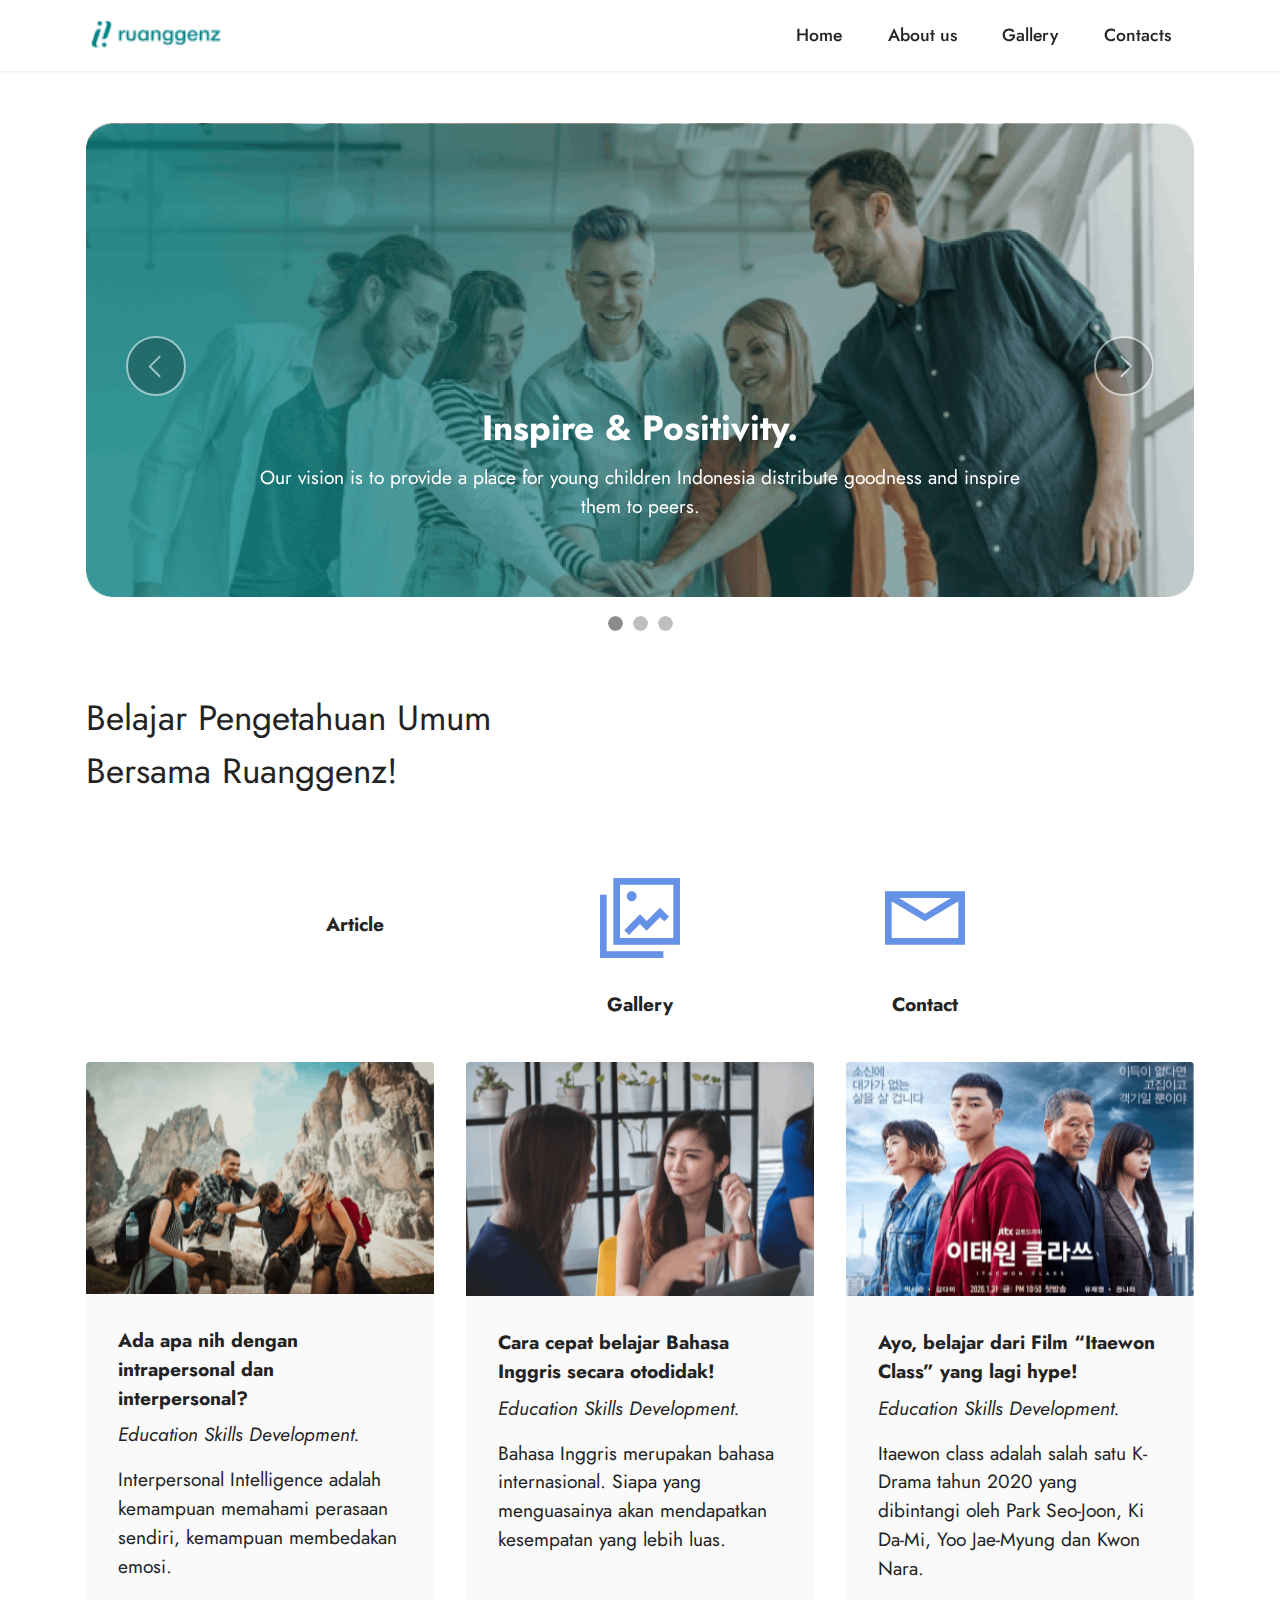
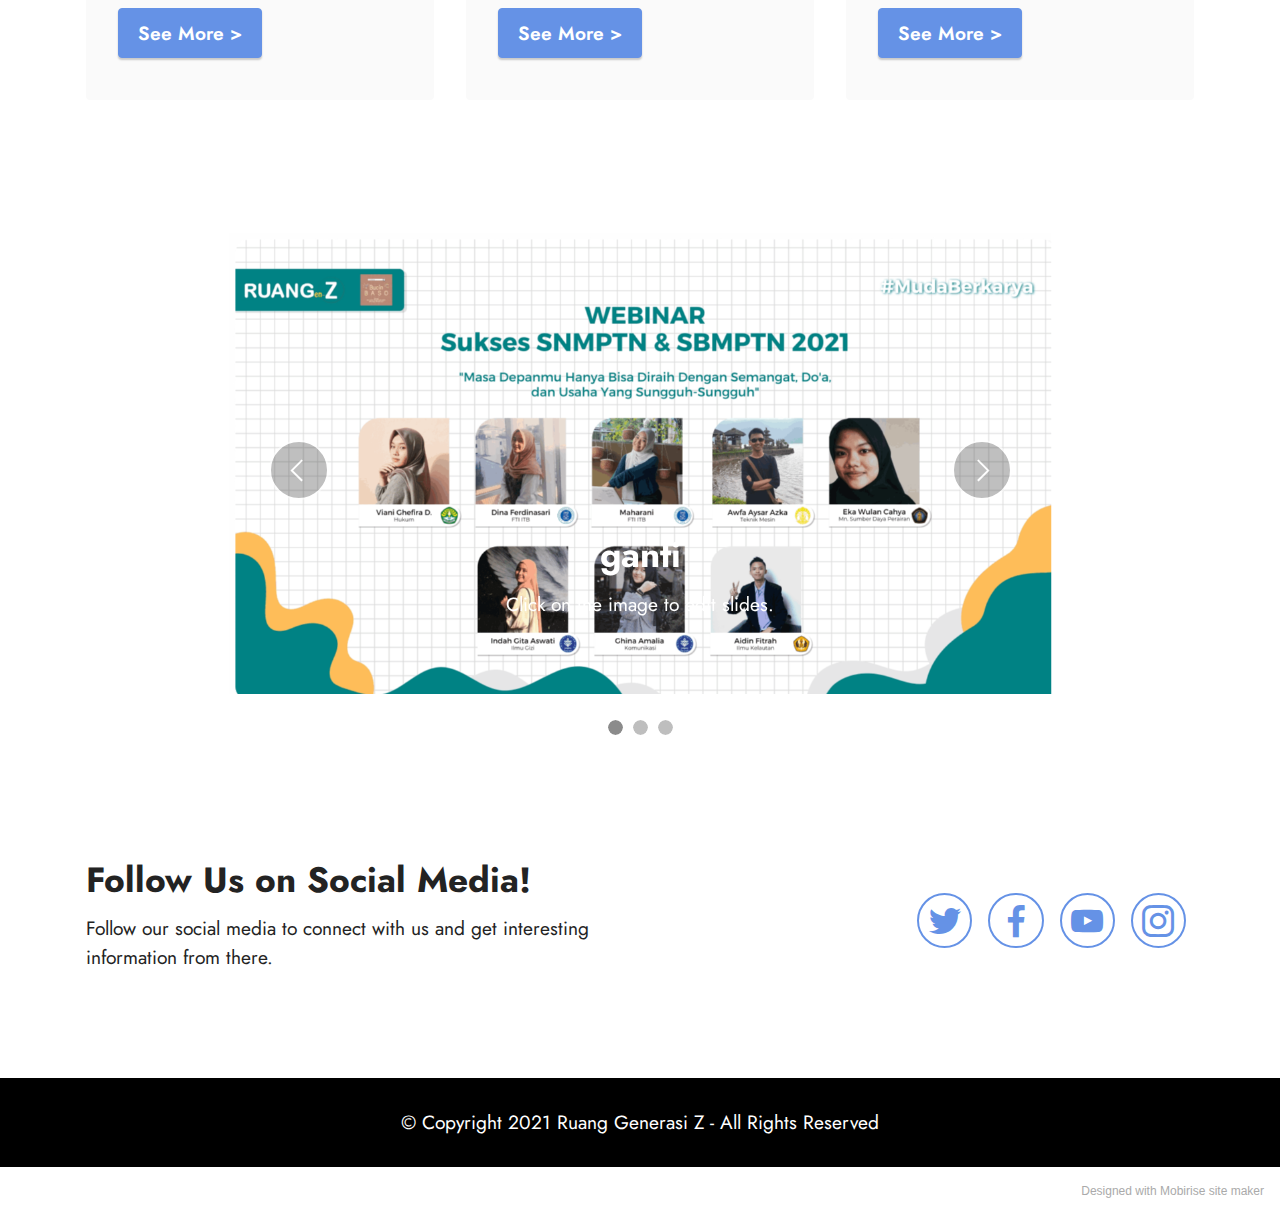
<file: index.html>
<!DOCTYPE html>
<html  >
<head>
  <!-- Site made with Mobirise Website Builder v5.3.0, https://mobirise.com -->
  <meta charset="UTF-8">
  <meta http-equiv="X-UA-Compatible" content="IE=edge">
  <meta name="generator" content="Mobirise v5.3.0, mobirise.com">
  <meta name="viewport" content="width=device-width, initial-scale=1, minimum-scale=1">
  <link rel="shortcut icon" href="assets/images/full-logo-hijiau-1-96x33.png" type="image/x-icon">
  <meta name="description" content="">
  
  
  <title>Ruang Generasi Z</title>
  <link rel="stylesheet" href="assets/web/assets/mobirise-icons2/mobirise2.css">
  <link rel="stylesheet" href="assets/tether/tether.min.css">
  <link rel="stylesheet" href="assets/bootstrap/css/bootstrap.min.css">
  <link rel="stylesheet" href="assets/bootstrap/css/bootstrap-grid.min.css">
  <link rel="stylesheet" href="assets/bootstrap/css/bootstrap-reboot.min.css">
  <link rel="stylesheet" href="assets/socicon/css/styles.css">
  <link rel="stylesheet" href="assets/dropdown/css/style.css">
  <link rel="stylesheet" href="assets/theme/css/style.css">
  <link rel="preload" as="style" href="assets/mobirise/css/mbr-additional.css"><link rel="stylesheet" href="assets/mobirise/css/mbr-additional.css" type="text/css">
  
  
  
  
</head>
<body>
  
  <section class="menu menu2 cid-syMQ4aE71R" once="menu" id="menu2-s">
    
    <nav class="navbar navbar-dropdown navbar-fixed-top navbar-expand-lg">
        <div class="container">
            <div class="navbar-brand">
                <span class="navbar-logo">
                    <a href="https://mobiri.se">
                        <img src="assets/images/full-logo-hijiau-1-96x33.png" alt="Mobirise" style="height: 3rem;">
                    </a>
                </span>
                
            </div>
            <button class="navbar-toggler" type="button" data-toggle="collapse" data-target="#navbarSupportedContent" aria-controls="navbarNavAltMarkup" aria-expanded="false" aria-label="Toggle navigation">
                <div class="hamburger">
                    <span></span>
                    <span></span>
                    <span></span>
                    <span></span>
                </div>
            </button>
            <div class="collapse navbar-collapse" id="navbarSupportedContent">
                <ul class="navbar-nav nav-dropdown nav-right" data-app-modern-menu="true"><li class="nav-item"><a class="nav-link link text-black text-primary display-4" href="index.html">
                            Home</a></li><li class="nav-item"><a class="nav-link link text-black text-primary display-4" href="page2.html">
                            About us</a></li>
                    <li class="nav-item"><a class="nav-link link text-black text-primary display-4" href="page1.html">
                            Gallery</a></li>
                    <li class="nav-item"><a class="nav-link link text-black text-primary display-4" href="contact.html">Contacts</a>
                    </li></ul>
                
                
            </div>
        </div>
    </nav>
</section>

<section class="slider2 cid-syMQs6ewd4" id="slider2-t">
    

    
    <div class="container">
        <div class="row justify-content-center">
            <div class="col-12 col-md-12">
                <div class="carousel slide" id="syvw3uVQmp" data-interval="5000">
                    
                    <ol class="carousel-indicators">
                        <li data-slide-to="0" class="active" data-target="#syvw3uVQmp"></li>
                        <li data-slide-to="1" data-target="#syvw3uVQmp"></li>
                        <li data-slide-to="2" data-target="#syvw3uVQmp"></li>
                    </ol>
                    <div class="carousel-inner">
                        <div class="carousel-item slider-image item active">
                            <div class="item-wrapper">
                                <img class="d-block w-100" src="assets/images/1-1222x522.png">
                                <div class="carousel-caption d-none d-md-block">
                                    <h5 class="mbr-section-subtitle mbr-fonts-style display-5"><strong>Inspire &amp; Positivity.</strong></h5>
                                    <p class="mbr-section-text mbr-fonts-style display-7">
                                        Our vision is to provide a place for young children Indonesia distribute goodness and inspire them to peers.</p>
                                </div>
                            </div>
                        </div>
                        
                        <div class="carousel-item slider-image item">
                            <div class="item-wrapper">
                                <img class="d-block w-100" src="assets/images/mask-group-ek1-1222x522.png" data-slide-to="1">
                                <div class="carousel-caption d-none d-md-block">
                                    <h5 class="mbr-section-subtitle mbr-fonts-style display-5">
                                        <strong>Empower.</strong>
                                    </h5>
                                    <p class="mbr-section-text mbr-fonts-style display-7">
                                        We are passionate about empowering Generation Z's ability to inspire each other and share goodness.</p>
                                </div>
                            </div>
                        </div><div class="carousel-item slider-image item">
                            <div class="item-wrapper">
                                <img class="d-block w-100" src="assets/images/mask-group-ek1-1222x522.png" data-slide-to="2">
                                <div class="carousel-caption d-none d-md-block">
                                    <h5 class="mbr-section-subtitle mbr-fonts-style display-5">
                                        <strong>Educate.</strong>
                                    </h5>
                                    <p class="mbr-section-text mbr-fonts-style display-7">
                                        We have a passion for educating Generation Z in Indonesia to face the gold Indonesia 2045 through technology.</p>
                                </div>
                            </div>
                        </div>
                    </div>
                    <a class="carousel-control carousel-control-prev" role="button" data-slide="prev" href="#syvw3uVQmp">
                        <span class="mobi-mbri mobi-mbri-arrow-prev" aria-hidden="true"></span>
                        <span class="sr-only">Previous</span>
                    </a>
                    <a class="carousel-control carousel-control-next" role="button" data-slide="next" href="#syvw3uVQmp">
                        <span class="mobi-mbri mobi-mbri-arrow-next" aria-hidden="true"></span>
                        <span class="sr-only">Next</span>
                    </a>
                </div>
            </div>
        </div>
    </div>
</section>

<section class="content10 cid-syvpDTChBp" id="content10-m">
    
    <div class="container">
        <div class="row justify-content-center">
            <div class="col-12 col-md">
                
                <h6 class="mbr-section-subtitle mbr-fonts-style mb-4 display-5">Belajar Pengetahuan Umum Bersama Ruanggenz!</h6>
            </div>
            <div class="col-md-12 col-lg-6">
                <p class="mbr-text mbr-fonts-style display-7"></p>
            </div>
        </div>
    </div>
</section>

<section class="features1 cid-syvvk8oC1w" id="features1-r">
    

    
    <div class="container">
        <div class="row">
            
        </div>
        <div class="row">
            <div class="card col-12 col-md-6 col-lg-3">
                <div class="card-wrapper">
                    <div class="card-box align-center">
                        <div class="iconfont-wrapper">
                            <a href="page4.html"><span class="mbr-iconfont mbrib-globe"></span></a>
                        </div>
                        <h5 class="card-title mbr-fonts-style display-7"><strong>Article</strong></h5>
                        
                    </div>
                </div>
            </div>
            <div class="card col-12 col-md-6 col-lg-3">
                <div class="card-wrapper">
                    <div class="card-box align-center">
                        <div class="iconfont-wrapper">
                            <a href="page1.html"><span class="mbr-iconfont mobi-mbri-photo mobi-mbri"></span></a>
                        </div>
                        <h5 class="card-title mbr-fonts-style display-7"><strong>Gallery</strong></h5>
                        
                    </div>
                </div>
            </div>
            <div class="card col-12 col-md-6 col-lg-3">
                <div class="card-wrapper">
                    <div class="card-box align-center">
                        <div class="iconfont-wrapper">
                            <a href="contact.html"><span class="mbr-iconfont mobi-mbri-letter mobi-mbri"></span></a>
                        </div>
                        <h5 class="card-title mbr-fonts-style display-7"><strong>Contact</strong></h5>
                        
                    </div>
                </div>
            </div>
            
        </div>
    </div>
</section>

<section class="features3 cid-syvpM8JSLM" id="features3-o">
    
    
    <div class="container">
        
        <div class="row mt-4">
            
            <div class="item features-image сol-12 col-md-6 col-lg-4 active">
                <div class="item-wrapper">
                    <div class="item-img">
                        <img src="assets/images/photo-1539635278303-d4002c07eae3-1-ek1-332x223.png" alt="" data-slide-to="1">
                    </div>
                    <div class="item-content">
                        <h5 class="item-title mbr-fonts-style display-7"><strong>Ada apa nih dengan intrapersonal dan interpersonal?</strong></h5>
                        <h6 class="item-subtitle mbr-fonts-style mt-1 display-7"><em>Education Skills Development.</em></h6>
                        <p class="mbr-text mbr-fonts-style mt-3 display-7">Interpersonal Intelligence adalah kemampuan memahami perasaan sendiri, kemampuan membedakan emosi.</p>
                    </div>
                    <div class="mbr-section-btn item-footer mt-2"><a href="" class="btn btn-primary item-btn display-7" target="_blank">See More
                            &gt;</a></div>
                </div>
            </div>
            <div class="item features-image сol-12 col-md-6 col-lg-4">
                <div class="item-wrapper">
                    <div class="item-img">
                        <img src="assets/images/photo-1531537571171-a707bf2683da-1-332x223.png" alt="" data-slide-to="2">
                    </div>
                    <div class="item-content">
                        <h5 class="item-title mbr-fonts-style display-7"><strong>Cara cepat belajar Bahasa Inggris secara otodidak!</strong></h5>
                        <h6 class="item-subtitle mbr-fonts-style mt-1 display-7"><em>Education Skills Development.</em></h6>
                        <p class="mbr-text mbr-fonts-style mt-3 display-7">Bahasa Inggris merupakan bahasa internasional. Siapa yang menguasainya akan mendapatkan kesempatan yang lebih luas.<br></p>
                    </div>
                    <div class="mbr-section-btn item-footer mt-2"><a href="" class="btn btn-primary item-btn display-7" target="_blank">See More
                            &gt;</a></div>
                </div>
            </div><div class="item features-image сol-12 col-md-6 col-lg-4">
                <div class="item-wrapper">
                    <div class="item-img">
                        <img src="assets/images/itaewon-class-mp1-1-332x223.png" alt="" data-slide-to="0">
                    </div>
                    <div class="item-content">
                        <h5 class="item-title mbr-fonts-style display-7"><strong>Ayo, belajar dari Film “Itaewon Class” yang lagi hype!</strong></h5>
                        <h6 class="item-subtitle mbr-fonts-style mt-1 display-7"><em>Education Skills Development.</em></h6>
                        <p class="mbr-text mbr-fonts-style mt-3 display-7">Itaewon class adalah salah satu K-Drama tahun 2020 yang dibintangi oleh Park Seo-Joon, Ki Da-Mi, Yoo Jae-Myung dan Kwon Nara.&nbsp;</p>
                    </div>
                    <div class="mbr-section-btn item-footer mt-2"><a href="" class="btn btn-primary item-btn display-7" target="_blank">See More
                            &gt;</a></div>
                </div>
            </div>
        </div>
    </div>
</section>

<section class="slider2 cid-syvpPCpj1w" id="slider2-p">
    

    
    <div class="container">
        <div class="row justify-content-center">
            <div class="col-12 col-md-9">
                <div class="carousel slide" id="sDaENtr3Kx" data-interval="5000">
                    
                    <ol class="carousel-indicators">
                        <li data-slide-to="0" class="active" data-target="#sDaENtr3Kx"></li>
                        <li data-slide-to="1" data-target="#sDaENtr3Kx"></li>
                        <li data-slide-to="2" data-target="#sDaENtr3Kx"></li>
                    </ol>
                    <div class="carousel-inner">
                        <div class="carousel-item slider-image item active">
                            <div class="item-wrapper">
                                <img class="d-block w-100" src="assets/images/backdrop-pra-acara-2-1284x748.png">
                                <div class="carousel-caption d-none d-md-block">
                                    <h5 class="mbr-section-subtitle mbr-fonts-style display-5">
                                        <strong>ganti</strong>
                                    </h5>
                                    <p class="mbr-section-text mbr-fonts-style display-7">
                                        Click on the image to edit slides.</p>
                                </div>
                            </div>
                        </div>
                        <div class="carousel-item slider-image item">
                            <div class="item-wrapper">
                                <img class="d-block w-100" src="assets/images/backdrop-pra-acara-3-1284x748.png">
                                <div class="carousel-caption d-none d-md-block">
                                    <h5 class="mbr-section-subtitle mbr-fonts-style display-5">
                                        <strong>Fixed-Height Slider</strong>
                                    </h5>
                                    <p class="mbr-section-text mbr-fonts-style display-7">
                                        Click on the image to edit slides.</p>
                                </div>
                            </div>
                        </div>
                        <div class="carousel-item slider-image item">
                            <div class="item-wrapper">
                                <img class="d-block w-100" src="assets/images/backdrop-pra-acara-4-1284x748.png">
                                <div class="carousel-caption d-none d-md-block">
                                    <h5 class="mbr-section-subtitle mbr-fonts-style display-5">
                                        <strong>Fixed-Height Slider</strong>
                                    </h5>
                                    <p class="mbr-section-text mbr-fonts-style display-7">
                                        Click on the image to edit slides.</p>
                                </div>
                            </div>
                        </div>
                    </div>
                    <a class="carousel-control carousel-control-prev" role="button" data-slide="prev" href="#sDaENtr3Kx">
                        <span class="mobi-mbri mobi-mbri-arrow-prev" aria-hidden="true"></span>
                        <span class="sr-only">Previous</span>
                    </a>
                    <a class="carousel-control carousel-control-next" role="button" data-slide="next" href="#sDaENtr3Kx">
                        <span class="mobi-mbri mobi-mbri-arrow-next" aria-hidden="true"></span>
                        <span class="sr-only">Next</span>
                    </a>
                </div>
            </div>
        </div>
    </div>
</section>

<section class="contacts4 cid-syvpXGvxBB" id="contacts4-q">

    

    

    <div class="container">
        <div class="row align-items-center justify-content-center">
            <div class="text-content col-12 col-md-6">
                <h2 class="mbr-section-title mbr-fonts-style display-5"><strong>Follow Us on Social Media!</strong></h2>
                <p class="mbr-text mbr-fonts-style display-7">Follow our social media to connect with us and get interesting information from there.</p>
            </div>
            <div class="icons d-flex align-items-center col-12 col-md-6 justify-content-end mt-md-0 mt-2 flex-wrap">
                <a href="https://twitter.com/mobirise" target="_blank">
                    <span class="socicon-twitter socicon mbr-iconfont mbr-iconfont-social"></span>
                </a>
                <a href="https://www.facebook.com/pages/Mobirise/1616226671953247" target="_blank">
                    <span class="socicon-facebook socicon mbr-iconfont mbr-iconfont-social"></span>
                </a>
                <a href="https://www.youtube.com/c/mobirise" target="_blank">
                    <span class="socicon-youtube socicon mbr-iconfont mbr-iconfont-social"></span>
                </a>
                <a href="https://instagram.com/mobirise" target="_blank">
                    <span class="socicon-instagram socicon mbr-iconfont mbr-iconfont-social"></span>
                </a>
                
                
                
                
                
                
            </div>
        </div>
    </div>
    
</section>

<section class="footer7 cid-sDax0GF75O" once="footers" id="footer7-1h">

    

    

    <div class="container">
        <div class="media-container-row align-center mbr-white">
            <div class="col-12">
                <p class="mbr-text mb-0 mbr-fonts-style display-7">
                    © Copyright 2021 Ruang Generasi Z - All Rights Reserved
                </p>
            </div>
        </div>
    </div>
</section><section style="background-color: #fff; font-family: -apple-system, BlinkMacSystemFont, 'Segoe UI', 'Roboto', 'Helvetica Neue', Arial, sans-serif; color:#aaa; font-size:12px; padding: 0; align-items: center; display: flex;"><a href="https://mobirise.site/e" style="flex: 1 1; height: 3rem; padding-left: 1rem;"></a><p style="flex: 0 0 auto; margin:0; padding-right:1rem;"><a href="https://mobirise.site/i" style="color:#aaa;">Designed with Mobirise</a> site maker</p></section><script src="assets/web/assets/jquery/jquery.min.js"></script>  <script src="assets/popper/popper.min.js"></script>  <script src="assets/tether/tether.min.js"></script>  <script src="assets/bootstrap/js/bootstrap.min.js"></script>  <script src="assets/smoothscroll/smooth-scroll.js"></script>  <script src="assets/sociallikes/social-likes.js"></script>  <script src="assets/dropdown/js/nav-dropdown.js"></script>  <script src="assets/dropdown/js/navbar-dropdown.js"></script>  <script src="assets/touchswipe/jquery.touch-swipe.min.js"></script>  <script src="assets/theme/js/script.js"></script>  
  
  
</body>
</html>
</file>
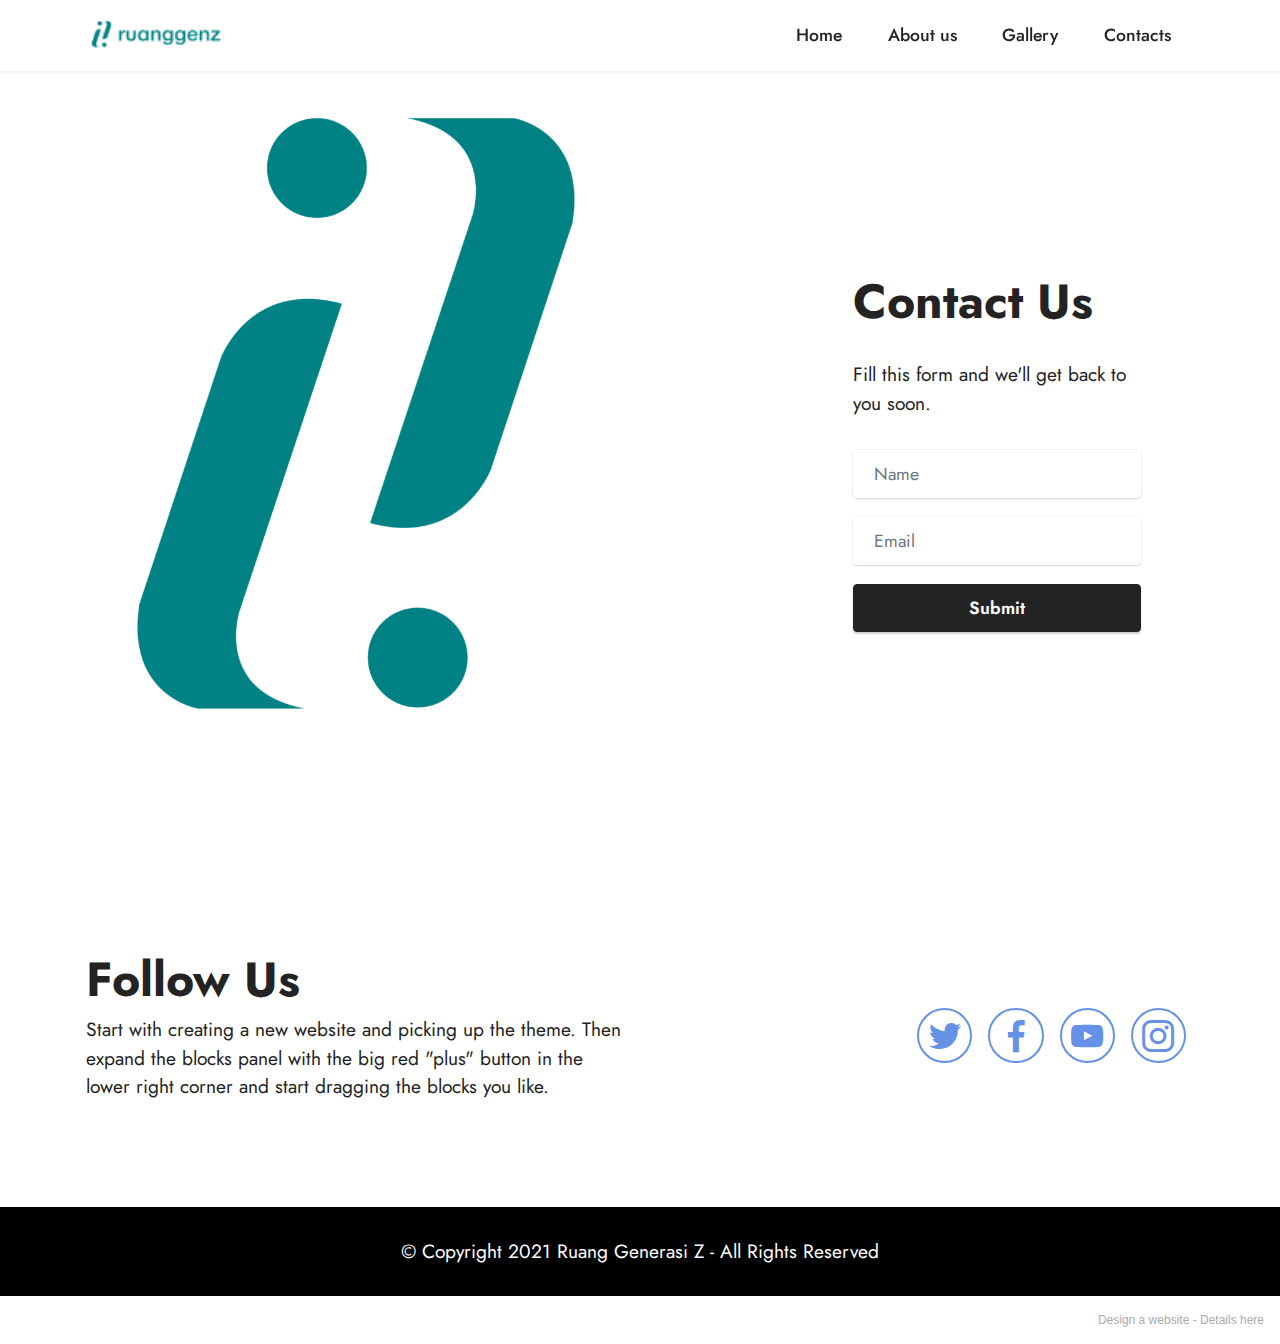
<file: contact.html>
<!DOCTYPE html>
<html  >
<head>
  <!-- Site made with Mobirise Website Builder v5.3.0, https://mobirise.com -->
  <meta charset="UTF-8">
  <meta http-equiv="X-UA-Compatible" content="IE=edge">
  <meta name="generator" content="Mobirise v5.3.0, mobirise.com">
  <meta name="viewport" content="width=device-width, initial-scale=1, minimum-scale=1">
  <link rel="shortcut icon" href="assets/images/full-logo-hijiau-1-96x33.png" type="image/x-icon">
  <meta name="description" content="">
  
  
  <title>Contact Us</title>
  <link rel="stylesheet" href="assets/tether/tether.min.css">
  <link rel="stylesheet" href="assets/bootstrap/css/bootstrap.min.css">
  <link rel="stylesheet" href="assets/bootstrap/css/bootstrap-grid.min.css">
  <link rel="stylesheet" href="assets/bootstrap/css/bootstrap-reboot.min.css">
  <link rel="stylesheet" href="assets/dropdown/css/style.css">
  <link rel="stylesheet" href="assets/formstyler/jquery.formstyler.css">
  <link rel="stylesheet" href="assets/formstyler/jquery.formstyler.theme.css">
  <link rel="stylesheet" href="assets/datepicker/jquery.datetimepicker.min.css">
  <link rel="stylesheet" href="assets/socicon/css/styles.css">
  <link rel="stylesheet" href="assets/theme/css/style.css">
  <link rel="preload" as="style" href="assets/mobirise/css/mbr-additional.css"><link rel="stylesheet" href="assets/mobirise/css/mbr-additional.css" type="text/css">
  
  
  
  
</head>
<body>
  
  <section class="menu menu2 cid-syMQ4aE71R" once="menu" id="menu2-11">
    
    <nav class="navbar navbar-dropdown navbar-fixed-top navbar-expand-lg">
        <div class="container">
            <div class="navbar-brand">
                <span class="navbar-logo">
                    <a href="https://mobiri.se">
                        <img src="assets/images/full-logo-hijiau-1-96x33.png" alt="Mobirise" style="height: 3rem;">
                    </a>
                </span>
                
            </div>
            <button class="navbar-toggler" type="button" data-toggle="collapse" data-target="#navbarSupportedContent" aria-controls="navbarNavAltMarkup" aria-expanded="false" aria-label="Toggle navigation">
                <div class="hamburger">
                    <span></span>
                    <span></span>
                    <span></span>
                    <span></span>
                </div>
            </button>
            <div class="collapse navbar-collapse" id="navbarSupportedContent">
                <ul class="navbar-nav nav-dropdown nav-right" data-app-modern-menu="true"><li class="nav-item"><a class="nav-link link text-black text-primary display-4" href="index.html">
                            Home</a></li><li class="nav-item"><a class="nav-link link text-black text-primary display-4" href="page2.html">
                            About us</a></li>
                    <li class="nav-item"><a class="nav-link link text-black text-primary display-4" href="page1.html">
                            Gallery</a></li>
                    <li class="nav-item"><a class="nav-link link text-black text-primary display-4" href="contact.html">Contacts</a>
                    </li></ul>
                
                
            </div>
        </div>
    </nav>
</section>

<section class="form3 cid-sCJTRN1rQY" id="form3-1e">

    

    

    <div class="container-fluid">
        <div class="row justify-content-center">
            <div class="col-lg-7 col-12">
                <div class="image-wrapper">
                    <img class="w-100" src="assets/images/v1-223-1432x1432.png" alt="Mobirise">
                </div>
            </div>
            <div class="col-lg-3 offset-lg-1 mbr-form" data-form-type="formoid">
                <form action="https://mobirise.eu/" method="POST" class="mbr-form form-with-styler" data-form-title="Form Name"><input type="hidden" name="email" data-form-email="true" value="b0MSYnzQEb+sy6vhhOpcyxqqCzQ4P0/BymbvH6Yk0BrOGA5AVGrovbSUV97mlmp0ebLLE1TbNUGM34pR/g+SLt2zwTQ16eIPGDzYxWk8vTfVVqxJSbiKQfoI1Y25HBfw">
                    <div class="row">
                        <div hidden="hidden" data-form-alert="" class="alert alert-success col-12">Thanks for filling out
                            the form!</div>
                        <div hidden="hidden" data-form-alert-danger="" class="alert alert-danger col-12">Oops...! some
                            problem!</div>
                    </div>
                    <div class="dragArea row">
                        <div class="col-lg-12 col-md-12 col-sm-12">
                            <h1 class="mbr-section-title mb-4 display-2">
                                <strong>Contact Us</strong>
                            </h1>
                        </div>
                        <div class="col-lg-12 col-md-12 col-sm-12">
                            <p class="mbr-text mbr-fonts-style mb-4 display-7">Fill this form and we'll get back to you
                                soon.</p>
                        </div>
                        <div data-for="name" class="col-lg-12 col-md col-sm-12 form-group">
                            <input type="text" name="name" placeholder="Name" data-form-field="name" class="form-control" value="" id="name-form3-1e">
                        </div>
                        <div class="col-lg-12 col-md col-sm-12 form-group" data-for="email">
                            <input type="email" name="email" placeholder="Email" data-form-field="email" class="form-control" value="" id="email-form3-1e">
                        </div>
                        <div class="col-md-auto col-12 mbr-section-btn"><button type="submit" class="btn btn-black display-4">Submit</button></div>
                    </div>
                </form>
            </div>
            <div class="offset-lg-1"></div>
        </div>
    </div>
</section>

<section class="contacts4 cid-sDayPqinsT" id="contacts4-1i">

    

    

    <div class="container">
        <div class="row align-items-center justify-content-center">
            <div class="text-content col-12 col-md-6">
                <h2 class="mbr-section-title mbr-fonts-style display-2">
                    <strong>Follow Us</strong>
                </h2>
                <p class="mbr-text mbr-fonts-style display-7">Start with creating a
                    new website and picking up the theme. Then expand the blocks panel with the big red "plus" button in
                    the
                    lower right corner and start dragging the blocks you like.</p>
            </div>
            <div class="icons d-flex align-items-center col-12 col-md-6 justify-content-end mt-md-0 mt-2 flex-wrap">
                <a href="https://twitter.com/mobirise" target="_blank">
                    <span class="socicon-twitter socicon mbr-iconfont mbr-iconfont-social"></span>
                </a>
                <a href="https://www.facebook.com/pages/Mobirise/1616226671953247" target="_blank">
                    <span class="socicon-facebook socicon mbr-iconfont mbr-iconfont-social"></span>
                </a>
                <a href="https://www.youtube.com/c/mobirise" target="_blank">
                    <span class="socicon-youtube socicon mbr-iconfont mbr-iconfont-social"></span>
                </a>
                <a href="https://instagram.com/mobirise" target="_blank">
                    <span class="socicon-instagram socicon mbr-iconfont mbr-iconfont-social"></span>
                </a>
                
                
                
                
                
                
            </div>
        </div>
    </div>
    
</section>

<section class="footer7 cid-sDax0GF75O" once="footers" id="footer7-1h">

    

    

    <div class="container">
        <div class="media-container-row align-center mbr-white">
            <div class="col-12">
                <p class="mbr-text mb-0 mbr-fonts-style display-7">
                    © Copyright 2021 Ruang Generasi Z - All Rights Reserved
                </p>
            </div>
        </div>
    </div>
</section><section style="background-color: #fff; font-family: -apple-system, BlinkMacSystemFont, 'Segoe UI', 'Roboto', 'Helvetica Neue', Arial, sans-serif; color:#aaa; font-size:12px; padding: 0; align-items: center; display: flex;"><a href="https://mobirise.site/q" style="flex: 1 1; height: 3rem; padding-left: 1rem;"></a><p style="flex: 0 0 auto; margin:0; padding-right:1rem;">Design a website - <a href="https://mobirise.site/w" style="color:#aaa;">Details here</a></p></section><script src="assets/web/assets/jquery/jquery.min.js"></script>  <script src="assets/popper/popper.min.js"></script>  <script src="assets/tether/tether.min.js"></script>  <script src="assets/bootstrap/js/bootstrap.min.js"></script>  <script src="assets/smoothscroll/smooth-scroll.js"></script>  <script src="assets/dropdown/js/nav-dropdown.js"></script>  <script src="assets/dropdown/js/navbar-dropdown.js"></script>  <script src="assets/touchswipe/jquery.touch-swipe.min.js"></script>  <script src="assets/formstyler/jquery.formstyler.js"></script>  <script src="assets/formstyler/jquery.formstyler.min.js"></script>  <script src="assets/datepicker/jquery.datetimepicker.full.js"></script>  <script src="assets/sociallikes/social-likes.js"></script>  <script src="assets/theme/js/script.js"></script>  <script src="assets/formoid/formoid.min.js"></script>  
  
  
</body>
</html>
</file>
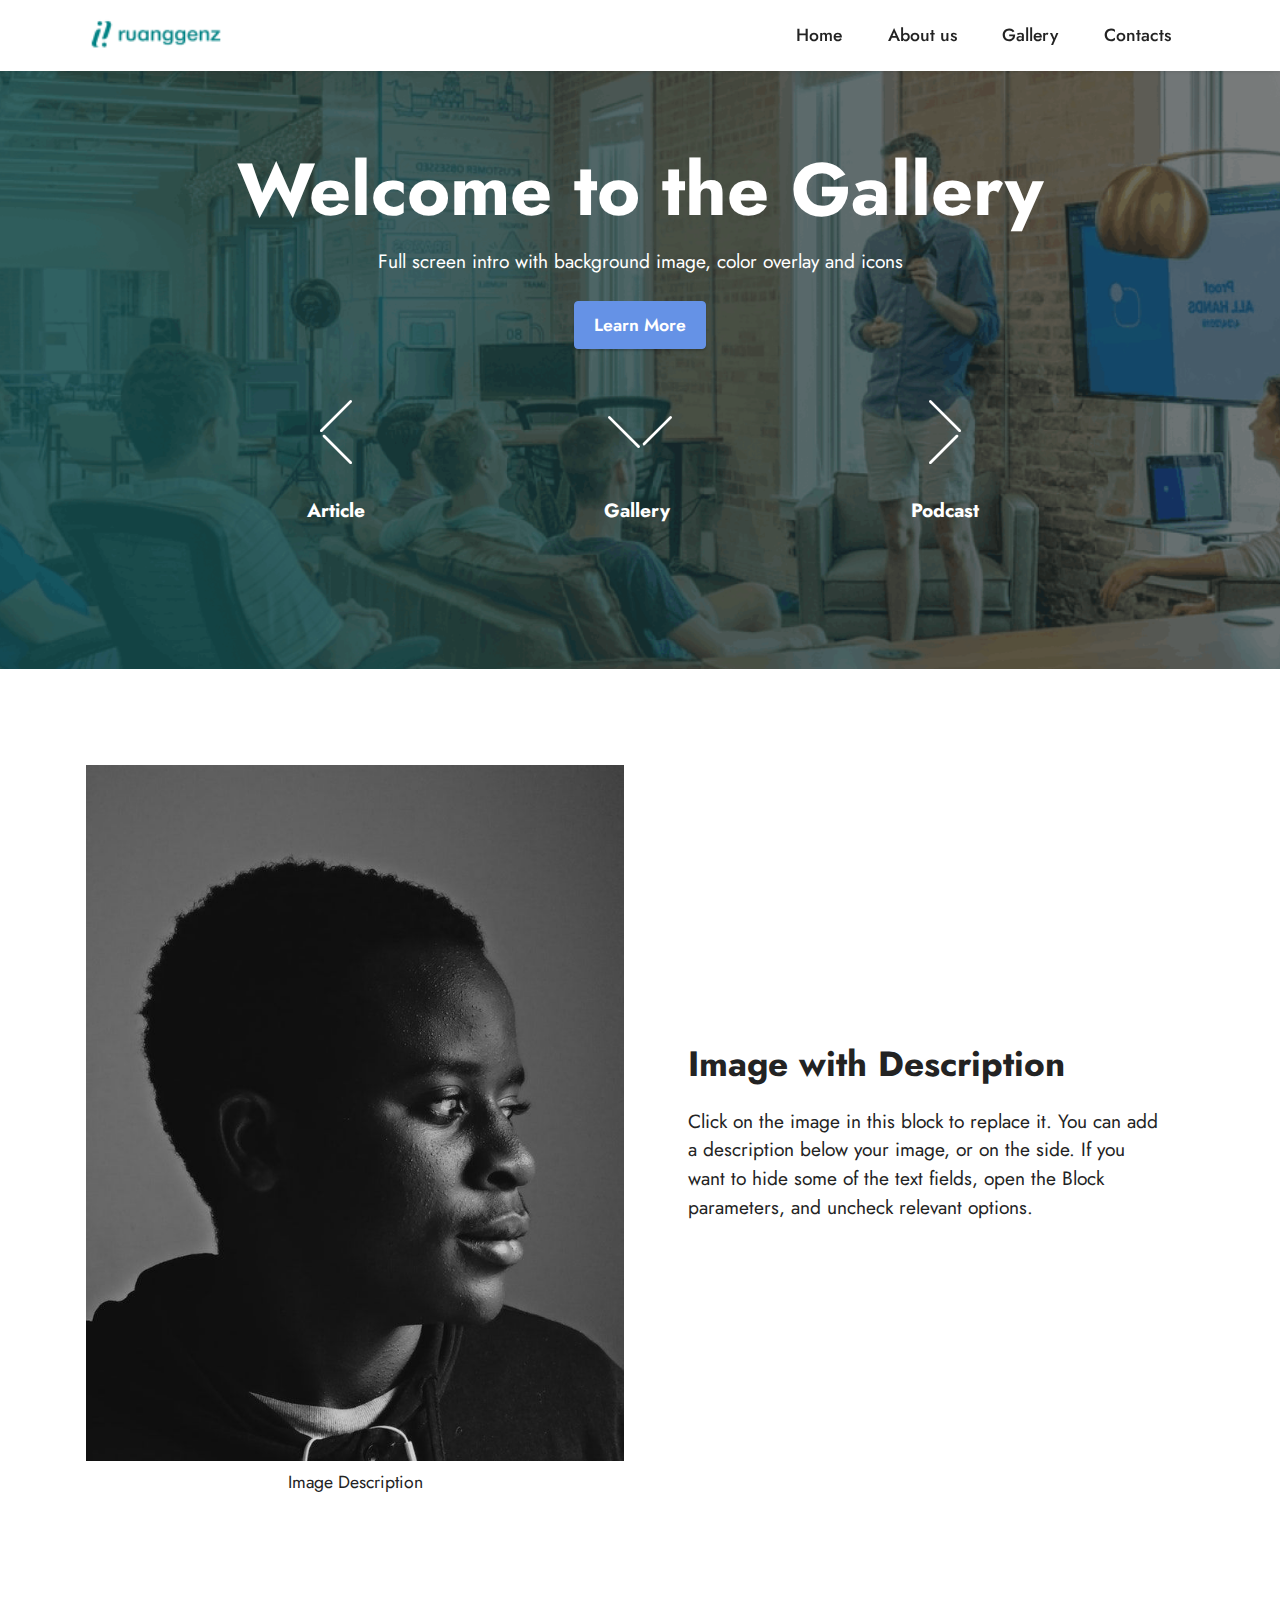
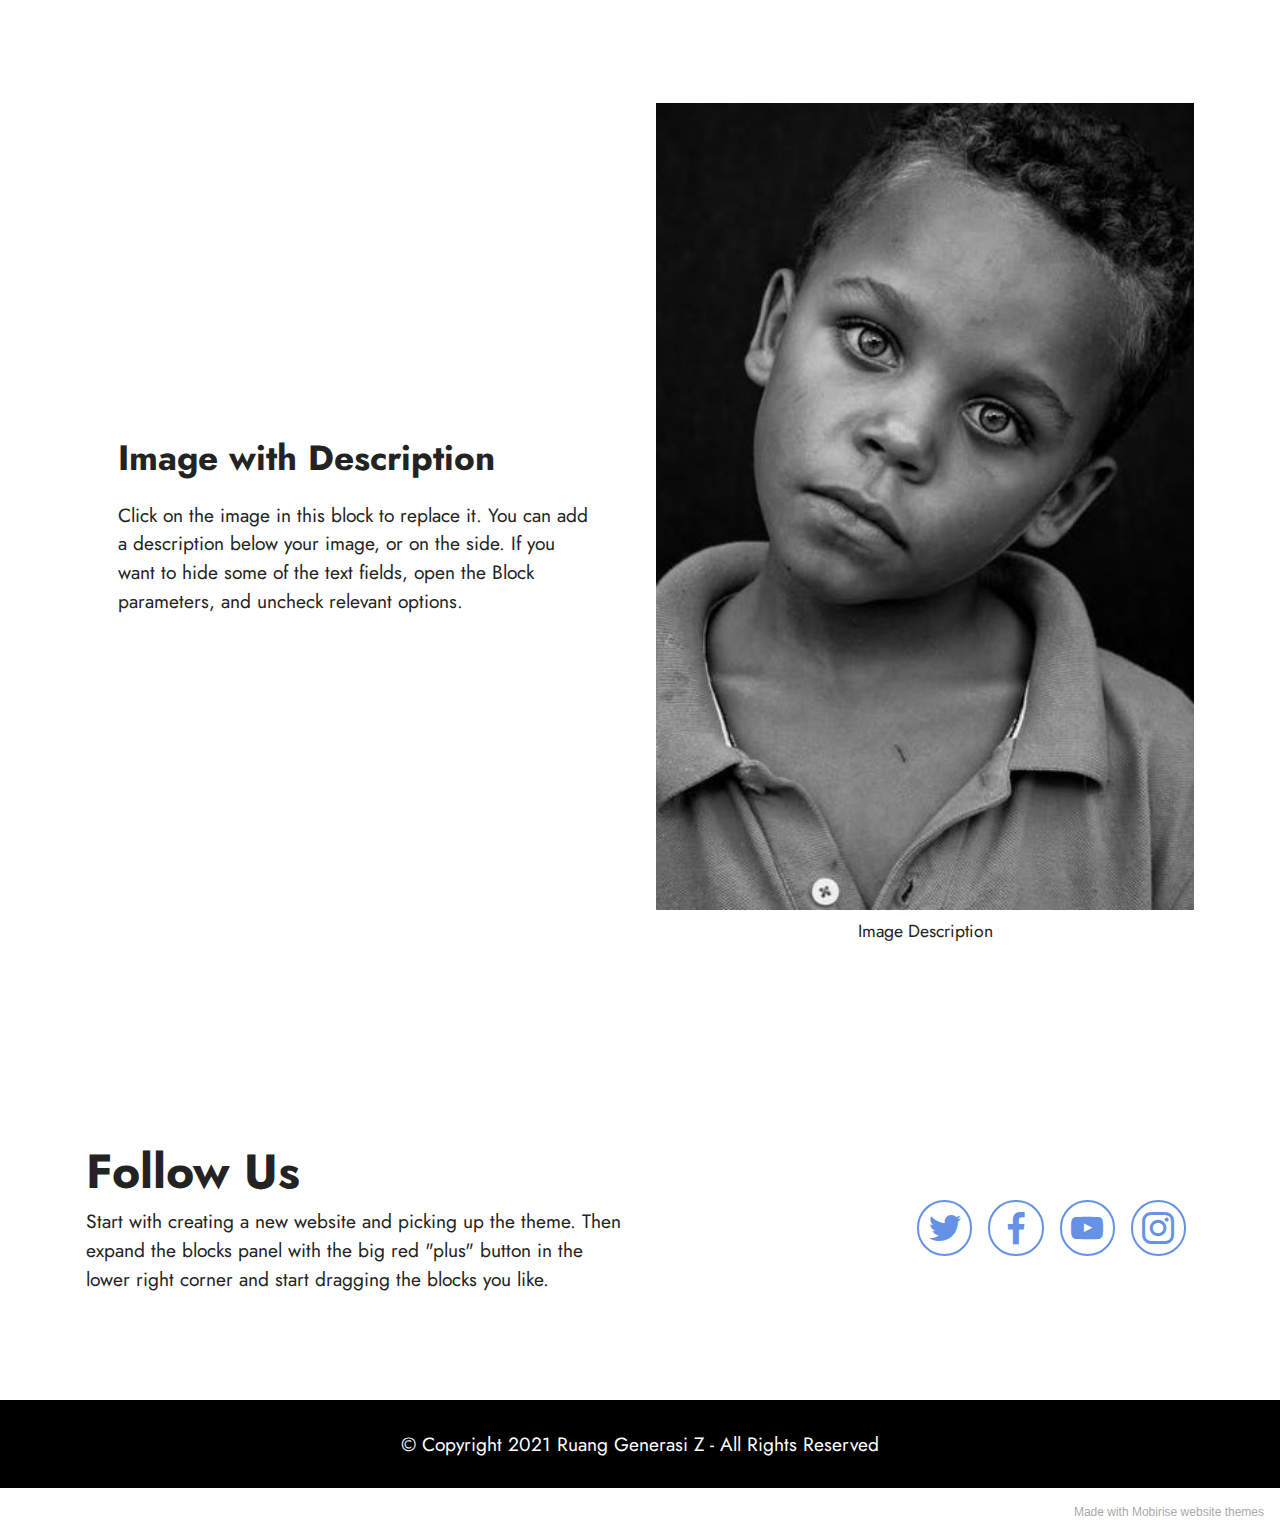
<file: page1.html>
<!DOCTYPE html>
<html  >
<head>
  <!-- Site made with Mobirise Website Builder v5.3.0, https://mobirise.com -->
  <meta charset="UTF-8">
  <meta http-equiv="X-UA-Compatible" content="IE=edge">
  <meta name="generator" content="Mobirise v5.3.0, mobirise.com">
  <meta name="viewport" content="width=device-width, initial-scale=1, minimum-scale=1">
  <link rel="shortcut icon" href="assets/images/full-logo-hijiau-1-96x33.png" type="image/x-icon">
  <meta name="description" content="">
  
  
  <title>Gallery</title>
  <link rel="stylesheet" href="assets/web/assets/mobirise-icons2/mobirise2.css">
  <link rel="stylesheet" href="assets/web/assets/mobirise-icons/mobirise-icons.css">
  <link rel="stylesheet" href="assets/tether/tether.min.css">
  <link rel="stylesheet" href="assets/bootstrap/css/bootstrap.min.css">
  <link rel="stylesheet" href="assets/bootstrap/css/bootstrap-grid.min.css">
  <link rel="stylesheet" href="assets/bootstrap/css/bootstrap-reboot.min.css">
  <link rel="stylesheet" href="assets/dropdown/css/style.css">
  <link rel="stylesheet" href="assets/socicon/css/styles.css">
  <link rel="stylesheet" href="assets/theme/css/style.css">
  <link rel="preload" as="style" href="assets/mobirise/css/mbr-additional.css"><link rel="stylesheet" href="assets/mobirise/css/mbr-additional.css" type="text/css">
  
  
  
  
</head>
<body>
  
  <section class="menu menu2 cid-syMQ4aE71R" once="menu" id="menu2-u">
    
    <nav class="navbar navbar-dropdown navbar-fixed-top navbar-expand-lg">
        <div class="container">
            <div class="navbar-brand">
                <span class="navbar-logo">
                    <a href="https://mobiri.se">
                        <img src="assets/images/full-logo-hijiau-1-96x33.png" alt="Mobirise" style="height: 3rem;">
                    </a>
                </span>
                
            </div>
            <button class="navbar-toggler" type="button" data-toggle="collapse" data-target="#navbarSupportedContent" aria-controls="navbarNavAltMarkup" aria-expanded="false" aria-label="Toggle navigation">
                <div class="hamburger">
                    <span></span>
                    <span></span>
                    <span></span>
                    <span></span>
                </div>
            </button>
            <div class="collapse navbar-collapse" id="navbarSupportedContent">
                <ul class="navbar-nav nav-dropdown nav-right" data-app-modern-menu="true"><li class="nav-item"><a class="nav-link link text-black text-primary display-4" href="index.html">
                            Home</a></li><li class="nav-item"><a class="nav-link link text-black text-primary display-4" href="page2.html">
                            About us</a></li>
                    <li class="nav-item"><a class="nav-link link text-black text-primary display-4" href="page1.html">
                            Gallery</a></li>
                    <li class="nav-item"><a class="nav-link link text-black text-primary display-4" href="contact.html">Contacts</a>
                    </li></ul>
                
                
            </div>
        </div>
    </nav>
</section>

<section class="header19 cid-sDaABgyt7Y" id="header19-1l">

    

    <div class="mbr-overlay" style="opacity: 0.5; background-color: rgb(35, 35, 35);">
    </div>

    <div class="container-fluid">
        <div class="media-container">
            <div class="col-md-12 align-center">
                <h1 class="mbr-section-title mbr-white mbr-bold mbr-fonts-style mb-3 display-1">Welcome to the Gallery</h1>
                <p class="mbr-text mbr-white mbr-fonts-style display-7">
                    Full screen intro with background image, color overlay and icons
                </p>
                <div class="mbr-section-btn align-center">
                    <a class="btn btn-primary display-4" href="https://mobiri.se/">Learn More</a>
                </div>

                <div class="row justify-content-center">
                    <div class="col-12 col-md-6 col-lg-3">
                        <div class="card-wrapper">
                            <div class="card-box align-center">
                                <a href="page4.html"><span class="mbr-iconfont mbri-arrow-prev"></span></a>
                                <h4 class="card-title align-center mbr-black mbr-fonts-style display-7">
                                    <strong>Article</strong></h4>
                            </div>
                        </div>
                    </div>
                    <div class="col-12 col-md-6 col-lg-3">
                        <div class="card-wrapper">
                            <div class="card-box align-center">
                                <a href="page4.html"><span class="mbr-iconfont mbri-arrow-down"></span></a>
                                <h4 class="card-title align-center mbr-black mbr-fonts-style display-7">
                                    <strong>Gallery&nbsp;</strong></h4>
                            </div>
                        </div>
                    </div>
                    <div class="col-12 col-md-6 col-lg-3">
                        <div class="card-wrapper">
                            <div class="card-box align-center">
                                <span class="mbr-iconfont mbri-arrow-next"></span>
                                <h4 class="card-title align-center mbr-black mbr-fonts-style display-7">
                                    <strong>Podcast</strong></h4>
                            </div>
                        </div>
                    </div>
                    
                </div>
            </div>
        </div>
    </div>
</section>

<section class="image1 cid-sDaCBAao1a" id="image1-1p">
    

    

    <div class="container">
        <div class="row align-items-center">
            <div class="col-12 col-lg-6">
                <div class="image-wrapper">
                    <img src="assets/images/41f78ad020ae3300661569fc59d5259a-687x889.jpg" alt="Mobirise">
                    <p class="mbr-description mbr-fonts-style pt-2 align-center display-4">
                    Image Description</p>
                </div>
            </div>
            <div class="col-12 col-lg">
                <div class="text-wrapper">
                    <h3 class="mbr-section-title mbr-fonts-style mb-3 display-5">
                        <strong>Image with Description</strong></h3>
                    <p class="mbr-text mbr-fonts-style display-7">Click on the image in this block to replace it. You can add a description below your image, or on the side. If you want to hide some of the text fields, open the Block parameters, and uncheck relevant options.</p>
                </div>
            </div>
        </div>
    </div>
</section>

<section class="image2 cid-sDaCAMsDtG" id="image2-1o">
    

    

    <div class="container">
        <div class="row align-items-center">
            <div class="col-12 col-lg-6">
                <div class="image-wrapper">
                    <img src="assets/images/people-portrait-child-poverty-141651-500x750.jpeg" alt="Mobirise">
                    <p class="mbr-description mbr-fonts-style mt-2 align-center display-4">
                        Image Description</p>
                </div>
            </div>
            <div class="col-12 col-lg">
                <div class="text-wrapper">
                    <h3 class="mbr-section-title mbr-fonts-style mb-3 display-5">
                        <strong>Image with Description</strong></h3>
                    <p class="mbr-text mbr-fonts-style display-7">Click on the image in this block to replace it. You can add a description below your image, or on the side. If you want to hide some of the text fields, open the Block parameters, and uncheck relevant options.</p>
                </div>
            </div>
        </div>
    </div>
</section>

<section class="contacts4 cid-sDaA5AxeaM" id="contacts4-1k">

    

    

    <div class="container">
        <div class="row align-items-center justify-content-center">
            <div class="text-content col-12 col-md-6">
                <h2 class="mbr-section-title mbr-fonts-style display-2">
                    <strong>Follow Us</strong>
                </h2>
                <p class="mbr-text mbr-fonts-style display-7">Start with creating a
                    new website and picking up the theme. Then expand the blocks panel with the big red "plus" button in
                    the
                    lower right corner and start dragging the blocks you like.</p>
            </div>
            <div class="icons d-flex align-items-center col-12 col-md-6 justify-content-end mt-md-0 mt-2 flex-wrap">
                <a href="https://twitter.com/mobirise" target="_blank">
                    <span class="socicon-twitter socicon mbr-iconfont mbr-iconfont-social"></span>
                </a>
                <a href="https://www.facebook.com/pages/Mobirise/1616226671953247" target="_blank">
                    <span class="socicon-facebook socicon mbr-iconfont mbr-iconfont-social"></span>
                </a>
                <a href="https://www.youtube.com/c/mobirise" target="_blank">
                    <span class="socicon-youtube socicon mbr-iconfont mbr-iconfont-social"></span>
                </a>
                <a href="https://instagram.com/mobirise" target="_blank">
                    <span class="socicon-instagram socicon mbr-iconfont mbr-iconfont-social"></span>
                </a>
                
                
                
                
                
                
            </div>
        </div>
    </div>
    
</section>

<section class="footer7 cid-sDax0GF75O" once="footers" id="footer7-1h">

    

    

    <div class="container">
        <div class="media-container-row align-center mbr-white">
            <div class="col-12">
                <p class="mbr-text mb-0 mbr-fonts-style display-7">
                    © Copyright 2021 Ruang Generasi Z - All Rights Reserved
                </p>
            </div>
        </div>
    </div>
</section><section style="background-color: #fff; font-family: -apple-system, BlinkMacSystemFont, 'Segoe UI', 'Roboto', 'Helvetica Neue', Arial, sans-serif; color:#aaa; font-size:12px; padding: 0; align-items: center; display: flex;"><a href="https://mobirise.site/a" style="flex: 1 1; height: 3rem; padding-left: 1rem;"></a><p style="flex: 0 0 auto; margin:0; padding-right:1rem;">Made with <a href="https://mobirise.site/b" style="color:#aaa;">Mobirise</a> website themes</p></section><script src="assets/web/assets/jquery/jquery.min.js"></script>  <script src="assets/popper/popper.min.js"></script>  <script src="assets/tether/tether.min.js"></script>  <script src="assets/bootstrap/js/bootstrap.min.js"></script>  <script src="assets/smoothscroll/smooth-scroll.js"></script>  <script src="assets/dropdown/js/nav-dropdown.js"></script>  <script src="assets/dropdown/js/navbar-dropdown.js"></script>  <script src="assets/touchswipe/jquery.touch-swipe.min.js"></script>  <script src="assets/vimeoplayer/jquery.mb.vimeo_player.js"></script>  <script src="assets/sociallikes/social-likes.js"></script>  <script src="assets/theme/js/script.js"></script>  
  
  
</body>
</html>
</file>
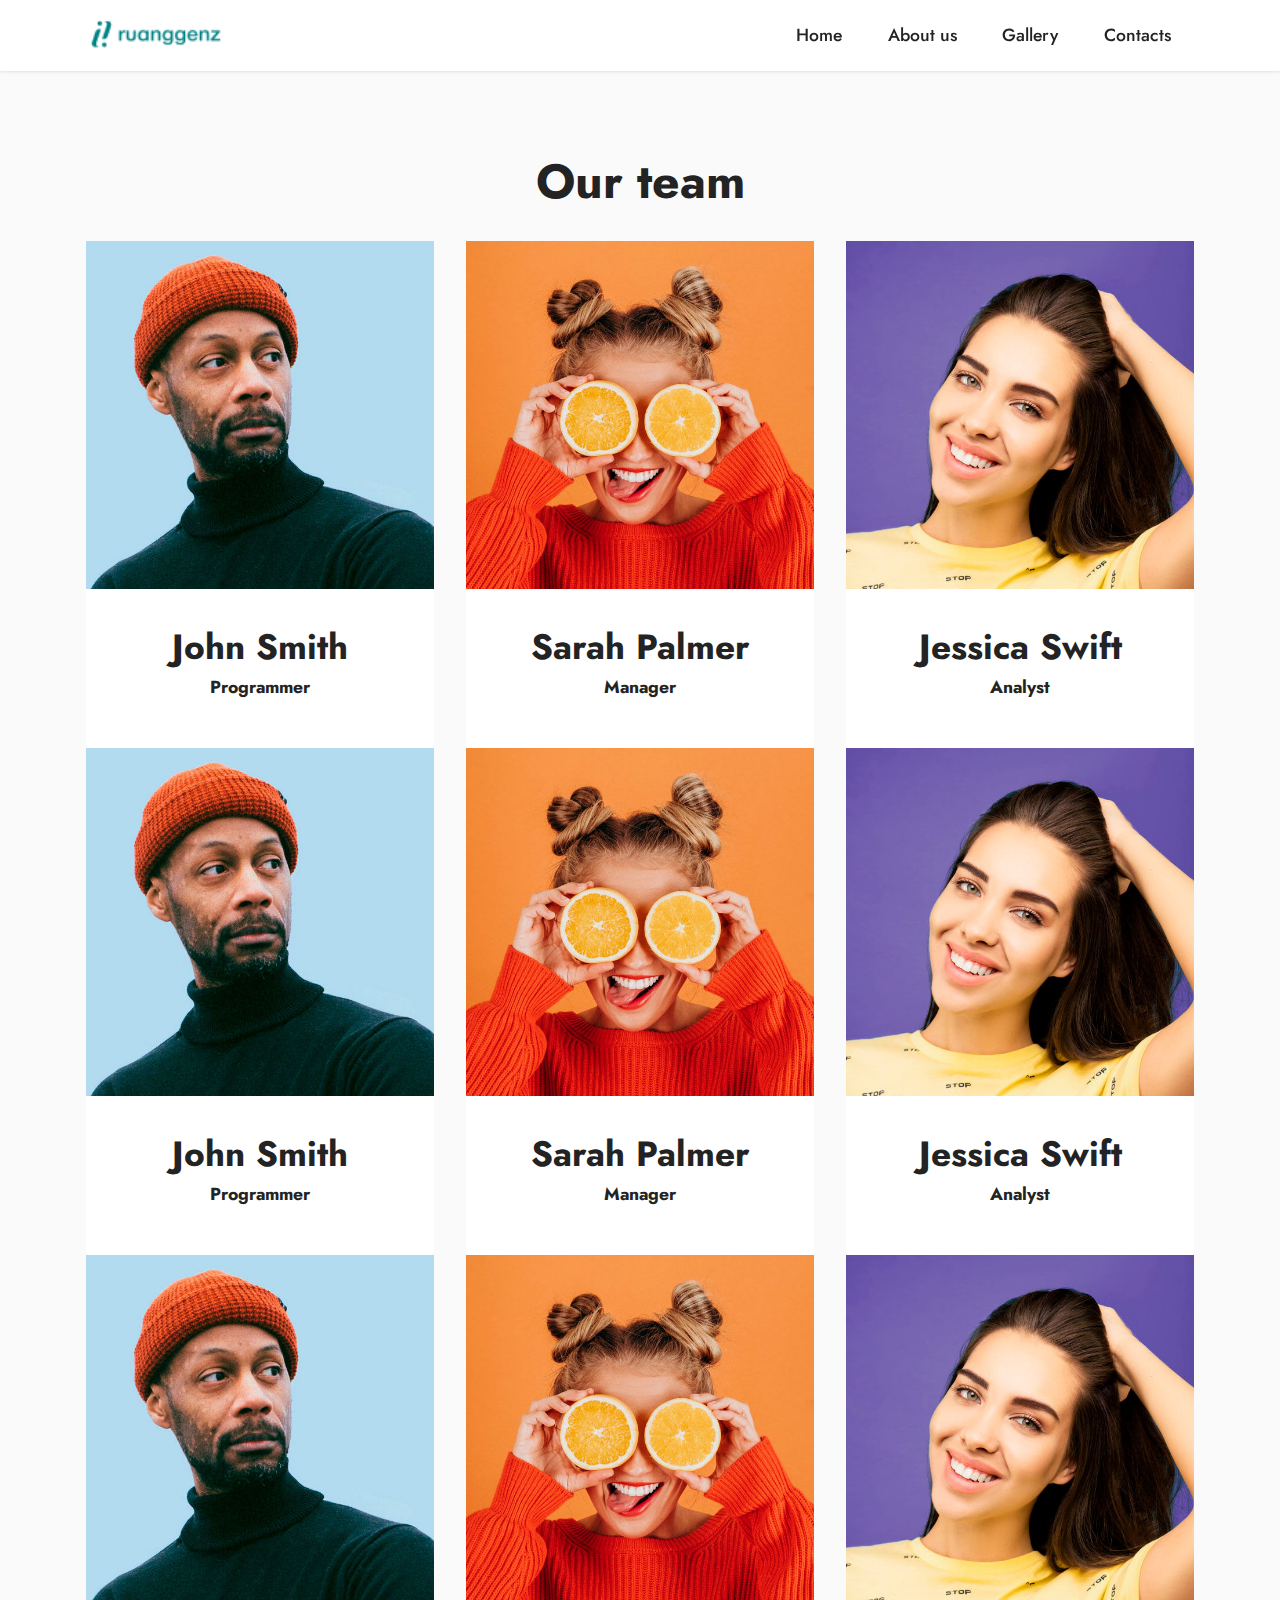
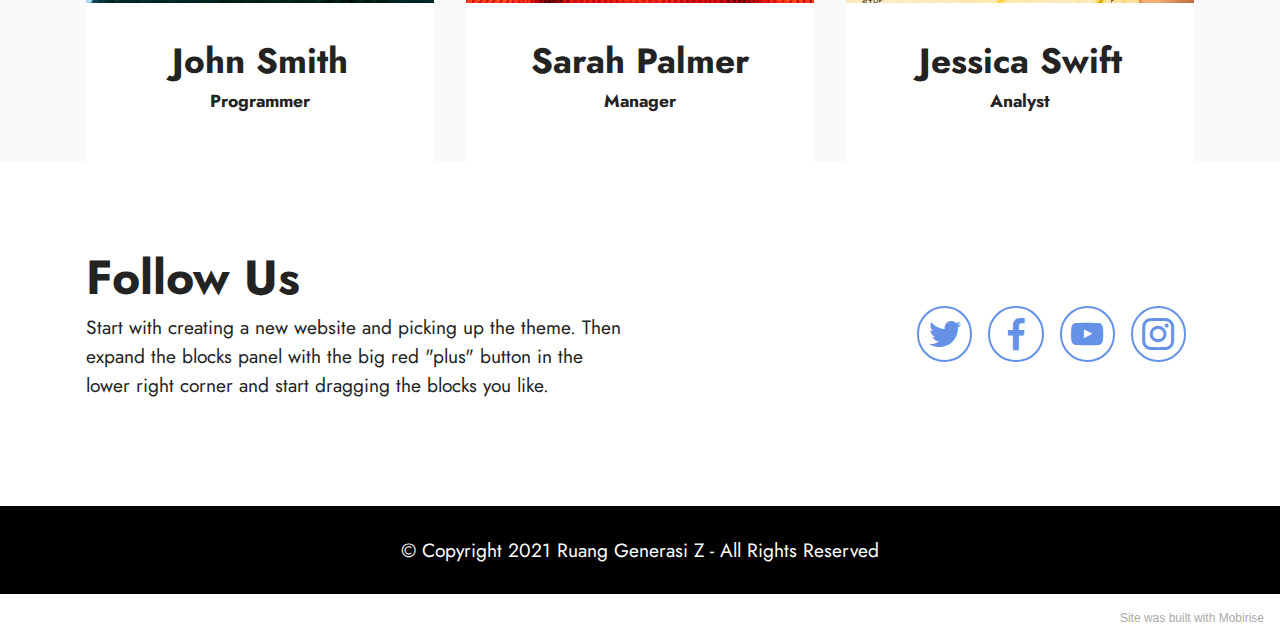
<file: page2.html>
<!DOCTYPE html>
<html  >
<head>
  <!-- Site made with Mobirise Website Builder v5.3.0, https://mobirise.com -->
  <meta charset="UTF-8">
  <meta http-equiv="X-UA-Compatible" content="IE=edge">
  <meta name="generator" content="Mobirise v5.3.0, mobirise.com">
  <meta name="viewport" content="width=device-width, initial-scale=1, minimum-scale=1">
  <link rel="shortcut icon" href="assets/images/full-logo-hijiau-1-96x33.png" type="image/x-icon">
  <meta name="description" content="">
  
  
  <title>Our Team</title>
  <link rel="stylesheet" href="assets/tether/tether.min.css">
  <link rel="stylesheet" href="assets/bootstrap/css/bootstrap.min.css">
  <link rel="stylesheet" href="assets/bootstrap/css/bootstrap-grid.min.css">
  <link rel="stylesheet" href="assets/bootstrap/css/bootstrap-reboot.min.css">
  <link rel="stylesheet" href="assets/dropdown/css/style.css">
  <link rel="stylesheet" href="assets/socicon/css/styles.css">
  <link rel="stylesheet" href="assets/theme/css/style.css">
  <link rel="preload" as="style" href="assets/mobirise/css/mbr-additional.css"><link rel="stylesheet" href="assets/mobirise/css/mbr-additional.css" type="text/css">
  
  
  
  
</head>
<body>
  
  <section class="menu menu2 cid-syMQ4aE71R" once="menu" id="menu2-v">
    
    <nav class="navbar navbar-dropdown navbar-fixed-top navbar-expand-lg">
        <div class="container">
            <div class="navbar-brand">
                <span class="navbar-logo">
                    <a href="https://mobiri.se">
                        <img src="assets/images/full-logo-hijiau-1-96x33.png" alt="Mobirise" style="height: 3rem;">
                    </a>
                </span>
                
            </div>
            <button class="navbar-toggler" type="button" data-toggle="collapse" data-target="#navbarSupportedContent" aria-controls="navbarNavAltMarkup" aria-expanded="false" aria-label="Toggle navigation">
                <div class="hamburger">
                    <span></span>
                    <span></span>
                    <span></span>
                    <span></span>
                </div>
            </button>
            <div class="collapse navbar-collapse" id="navbarSupportedContent">
                <ul class="navbar-nav nav-dropdown nav-right" data-app-modern-menu="true"><li class="nav-item"><a class="nav-link link text-black text-primary display-4" href="index.html">
                            Home</a></li><li class="nav-item"><a class="nav-link link text-black text-primary display-4" href="page2.html">
                            About us</a></li>
                    <li class="nav-item"><a class="nav-link link text-black text-primary display-4" href="page1.html">
                            Gallery</a></li>
                    <li class="nav-item"><a class="nav-link link text-black text-primary display-4" href="contact.html">Contacts</a>
                    </li></ul>
                
                
            </div>
        </div>
    </nav>
</section>

<section class="team1 cid-sC7EV3eDKU" id="team1-13">
    

    
    <div class="container">
        <div class="row justify-content-center">
            <div class="col-12">
                <h3 class="mbr-section-title mbr-fonts-style align-center mb-4 display-2">
                    <strong>Our team</strong>
                </h3>
                
            </div>
            <div class="col-sm-6 col-lg-4">
                <div class="card-wrap">
                    <div class="image-wrap">
                        <img src="assets/images/team1.jpg">
                    </div>
                    <div class="content-wrap">
                        <h5 class="mbr-section-title card-title mbr-fonts-style align-center m-0 display-5">
                            <strong>John Smith</strong>
                        </h5>
                        <h6 class="mbr-role mbr-fonts-style align-center mb-3 display-4">
                            <strong>Programmer</strong>
                        </h6>
                        
                        
                        
                    </div>
                </div>
            </div>

            <div class="col-sm-6 col-lg-4">
                <div class="card-wrap">
                    <div class="image-wrap">
                        <img src="assets/images/team2.jpg">
                    </div>
                    <div class="content-wrap">
                        <h5 class="mbr-section-title card-title mbr-fonts-style align-center m-0 display-5">
                            <strong>Sarah Palmer</strong>
                        </h5>
                        <h6 class="mbr-role mbr-fonts-style align-center mb-3 display-4">
                            <strong>Manager</strong>
                        </h6>
                        
                        
                        
                    </div>
                </div>
            </div>

            <div class="col-sm-6 col-lg-4">
                <div class="card-wrap">
                    <div class="image-wrap">
                        <img src="assets/images/team3.jpg">
                    </div>
                    <div class="content-wrap">
                        <h5 class="mbr-section-title card-title mbr-fonts-style align-center m-0 display-5">
                            <strong>Jessica Swift</strong>
                        </h5>
                        <h6 class="mbr-role mbr-fonts-style align-center mb-3 display-4">
                            <strong>Analyst</strong>
                        </h6>
                        
                        
                        
                    </div>
                </div>
            </div>

            
        </div>
    </div>
</section>

<section class="team1 cid-sC7zteTGA5" id="team1-x">
    

    
    <div class="container">
        <div class="row justify-content-center">
            
            <div class="col-sm-6 col-lg-4">
                <div class="card-wrap">
                    <div class="image-wrap">
                        <img src="assets/images/team1.jpg">
                    </div>
                    <div class="content-wrap">
                        <h5 class="mbr-section-title card-title mbr-fonts-style align-center m-0 display-5">
                            <strong>John Smith</strong>
                        </h5>
                        <h6 class="mbr-role mbr-fonts-style align-center mb-3 display-4">
                            <strong>Programmer</strong>
                        </h6>
                        
                        
                        
                    </div>
                </div>
            </div>

            <div class="col-sm-6 col-lg-4">
                <div class="card-wrap">
                    <div class="image-wrap">
                        <img src="assets/images/team2.jpg">
                    </div>
                    <div class="content-wrap">
                        <h5 class="mbr-section-title card-title mbr-fonts-style align-center m-0 display-5">
                            <strong>Sarah Palmer</strong>
                        </h5>
                        <h6 class="mbr-role mbr-fonts-style align-center mb-3 display-4">
                            <strong>Manager</strong>
                        </h6>
                        
                        
                        
                    </div>
                </div>
            </div>

            <div class="col-sm-6 col-lg-4">
                <div class="card-wrap">
                    <div class="image-wrap">
                        <img src="assets/images/team3.jpg">
                    </div>
                    <div class="content-wrap">
                        <h5 class="mbr-section-title card-title mbr-fonts-style align-center m-0 display-5">
                            <strong>Jessica Swift</strong>
                        </h5>
                        <h6 class="mbr-role mbr-fonts-style align-center mb-3 display-4">
                            <strong>Analyst</strong>
                        </h6>
                        
                        
                        
                    </div>
                </div>
            </div>

            
        </div>
    </div>
</section>

<section class="team1 cid-sC7ztvY1Rv" id="team1-y">
    

    
    <div class="container">
        <div class="row justify-content-center">
            
            <div class="col-sm-6 col-lg-4">
                <div class="card-wrap">
                    <div class="image-wrap">
                        <img src="assets/images/team1.jpg">
                    </div>
                    <div class="content-wrap">
                        <h5 class="mbr-section-title card-title mbr-fonts-style align-center m-0 display-5">
                            <strong>John Smith</strong>
                        </h5>
                        <h6 class="mbr-role mbr-fonts-style align-center mb-3 display-4">
                            <strong>Programmer</strong>
                        </h6>
                        
                        
                        
                    </div>
                </div>
            </div>

            <div class="col-sm-6 col-lg-4">
                <div class="card-wrap">
                    <div class="image-wrap">
                        <img src="assets/images/team2.jpg">
                    </div>
                    <div class="content-wrap">
                        <h5 class="mbr-section-title card-title mbr-fonts-style align-center m-0 display-5">
                            <strong>Sarah Palmer</strong>
                        </h5>
                        <h6 class="mbr-role mbr-fonts-style align-center mb-3 display-4">
                            <strong>Manager</strong>
                        </h6>
                        
                        
                        
                    </div>
                </div>
            </div>

            <div class="col-sm-6 col-lg-4">
                <div class="card-wrap">
                    <div class="image-wrap">
                        <img src="assets/images/team3.jpg">
                    </div>
                    <div class="content-wrap">
                        <h5 class="mbr-section-title card-title mbr-fonts-style align-center m-0 display-5">
                            <strong>Jessica Swift</strong>
                        </h5>
                        <h6 class="mbr-role mbr-fonts-style align-center mb-3 display-4">
                            <strong>Analyst</strong>
                        </h6>
                        
                        
                        
                    </div>
                </div>
            </div>

            
        </div>
    </div>
</section>

<section class="contacts4 cid-sC7FyQxQAF" id="contacts4-14">

    

    

    <div class="container">
        <div class="row align-items-center justify-content-center">
            <div class="text-content col-12 col-md-6">
                <h2 class="mbr-section-title mbr-fonts-style display-2">
                    <strong>Follow Us</strong>
                </h2>
                <p class="mbr-text mbr-fonts-style display-7">Start with creating a
                    new website and picking up the theme. Then expand the blocks panel with the big red "plus" button in
                    the
                    lower right corner and start dragging the blocks you like.</p>
            </div>
            <div class="icons d-flex align-items-center col-12 col-md-6 justify-content-end mt-md-0 mt-2 flex-wrap">
                <a href="https://twitter.com/mobirise" target="_blank">
                    <span class="socicon-twitter socicon mbr-iconfont mbr-iconfont-social"></span>
                </a>
                <a href="https://www.facebook.com/pages/Mobirise/1616226671953247" target="_blank">
                    <span class="socicon-facebook socicon mbr-iconfont mbr-iconfont-social"></span>
                </a>
                <a href="https://www.youtube.com/c/mobirise" target="_blank">
                    <span class="socicon-youtube socicon mbr-iconfont mbr-iconfont-social"></span>
                </a>
                <a href="https://instagram.com/mobirise" target="_blank">
                    <span class="socicon-instagram socicon mbr-iconfont mbr-iconfont-social"></span>
                </a>
                
                
                
                
                
                
            </div>
        </div>
    </div>
    
</section>

<section class="footer7 cid-sDax0GF75O" once="footers" id="footer7-1h">

    

    

    <div class="container">
        <div class="media-container-row align-center mbr-white">
            <div class="col-12">
                <p class="mbr-text mb-0 mbr-fonts-style display-7">
                    © Copyright 2021 Ruang Generasi Z - All Rights Reserved
                </p>
            </div>
        </div>
    </div>
</section><section style="background-color: #fff; font-family: -apple-system, BlinkMacSystemFont, 'Segoe UI', 'Roboto', 'Helvetica Neue', Arial, sans-serif; color:#aaa; font-size:12px; padding: 0; align-items: center; display: flex;"><a href="https://mobirise.site/c" style="flex: 1 1; height: 3rem; padding-left: 1rem;"></a><p style="flex: 0 0 auto; margin:0; padding-right:1rem;">Site was <a href="https://mobirise.site/g" style="color:#aaa;">built</a> with Mobirise</p></section><script src="assets/web/assets/jquery/jquery.min.js"></script>  <script src="assets/popper/popper.min.js"></script>  <script src="assets/tether/tether.min.js"></script>  <script src="assets/bootstrap/js/bootstrap.min.js"></script>  <script src="assets/smoothscroll/smooth-scroll.js"></script>  <script src="assets/dropdown/js/nav-dropdown.js"></script>  <script src="assets/dropdown/js/navbar-dropdown.js"></script>  <script src="assets/touchswipe/jquery.touch-swipe.min.js"></script>  <script src="assets/sociallikes/social-likes.js"></script>  <script src="assets/theme/js/script.js"></script>  
  
  
</body>
</html>
</file>
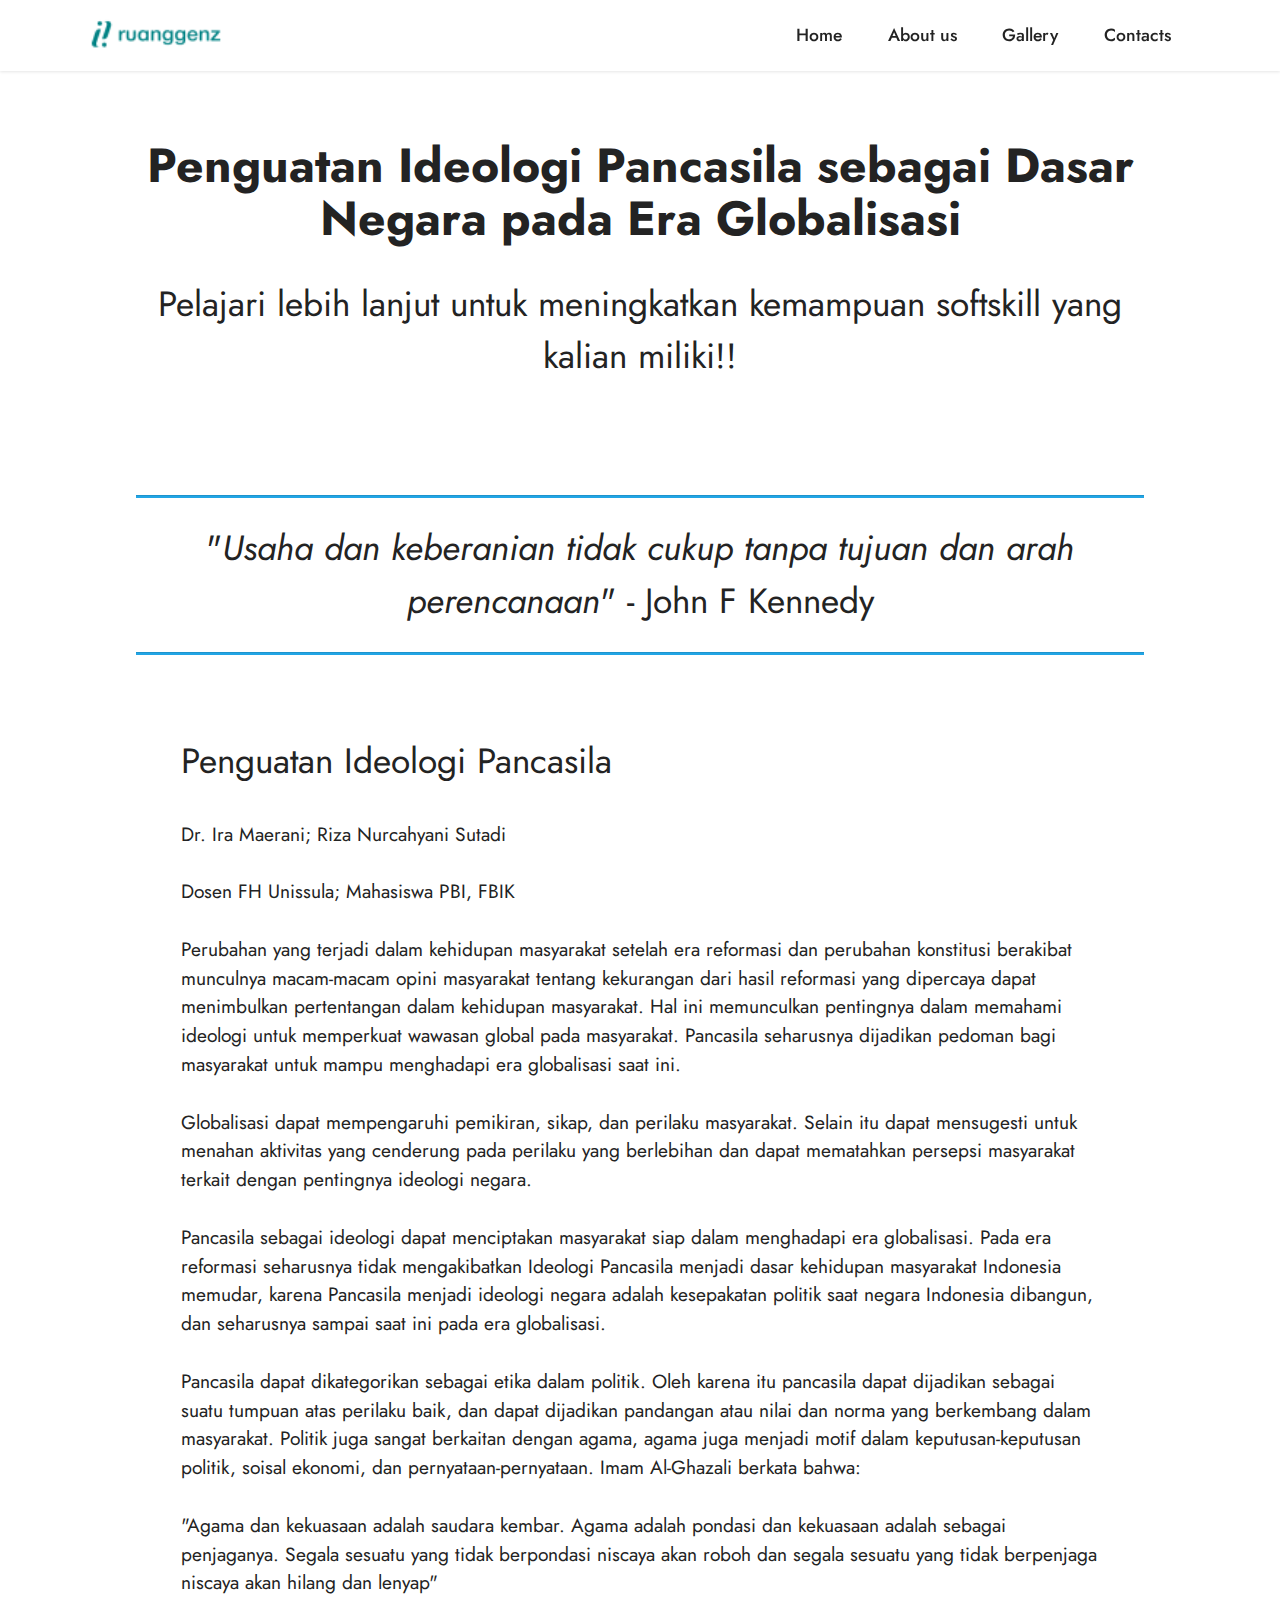
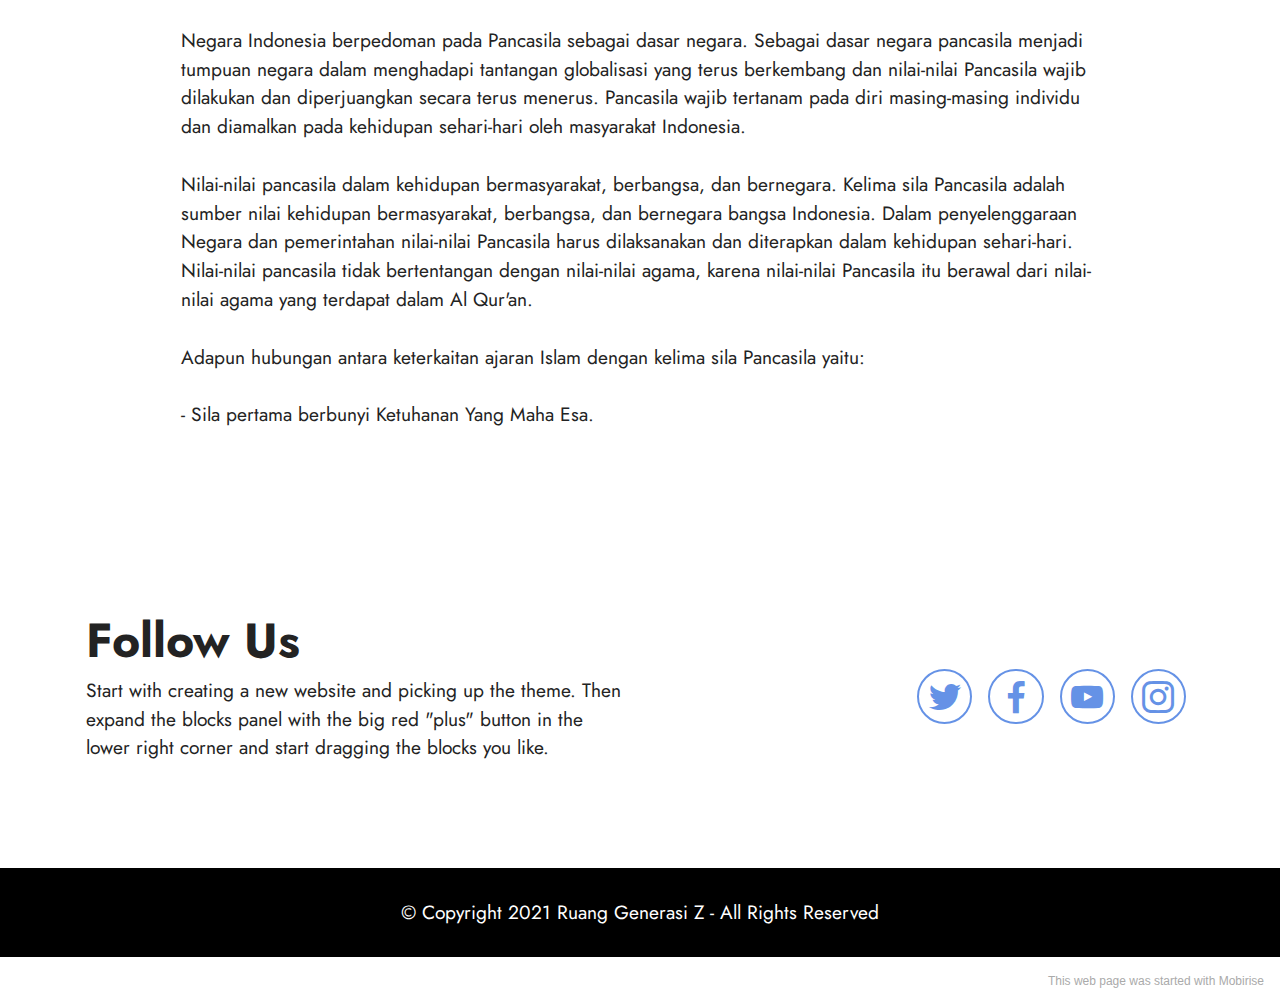
<file: page4.html>
<!DOCTYPE html>
<html  >
<head>
  <!-- Site made with Mobirise Website Builder v5.3.0, https://mobirise.com -->
  <meta charset="UTF-8">
  <meta http-equiv="X-UA-Compatible" content="IE=edge">
  <meta name="generator" content="Mobirise v5.3.0, mobirise.com">
  <meta name="viewport" content="width=device-width, initial-scale=1, minimum-scale=1">
  <link rel="shortcut icon" href="assets/images/full-logo-hijiau-1-96x33.png" type="image/x-icon">
  <meta name="description" content="">
  
  
  <title>article page</title>
  <link rel="stylesheet" href="assets/tether/tether.min.css">
  <link rel="stylesheet" href="assets/bootstrap/css/bootstrap.min.css">
  <link rel="stylesheet" href="assets/bootstrap/css/bootstrap-grid.min.css">
  <link rel="stylesheet" href="assets/bootstrap/css/bootstrap-reboot.min.css">
  <link rel="stylesheet" href="assets/dropdown/css/style.css">
  <link rel="stylesheet" href="assets/socicon/css/styles.css">
  <link rel="stylesheet" href="assets/theme/css/style.css">
  <link rel="preload" as="style" href="assets/mobirise/css/mbr-additional.css"><link rel="stylesheet" href="assets/mobirise/css/mbr-additional.css" type="text/css">
  
  
  
  
</head>
<body>
  
  <section class="menu menu2 cid-syMQ4aE71R" once="menu" id="menu2-16">
    
    <nav class="navbar navbar-dropdown navbar-fixed-top navbar-expand-lg">
        <div class="container">
            <div class="navbar-brand">
                <span class="navbar-logo">
                    <a href="https://mobiri.se">
                        <img src="assets/images/full-logo-hijiau-1-96x33.png" alt="Mobirise" style="height: 3rem;">
                    </a>
                </span>
                
            </div>
            <button class="navbar-toggler" type="button" data-toggle="collapse" data-target="#navbarSupportedContent" aria-controls="navbarNavAltMarkup" aria-expanded="false" aria-label="Toggle navigation">
                <div class="hamburger">
                    <span></span>
                    <span></span>
                    <span></span>
                    <span></span>
                </div>
            </button>
            <div class="collapse navbar-collapse" id="navbarSupportedContent">
                <ul class="navbar-nav nav-dropdown nav-right" data-app-modern-menu="true"><li class="nav-item"><a class="nav-link link text-black text-primary display-4" href="index.html">
                            Home</a></li><li class="nav-item"><a class="nav-link link text-black text-primary display-4" href="page2.html">
                            About us</a></li>
                    <li class="nav-item"><a class="nav-link link text-black text-primary display-4" href="page1.html">
                            Gallery</a></li>
                    <li class="nav-item"><a class="nav-link link text-black text-primary display-4" href="contact.html">Contacts</a>
                    </li></ul>
                
                
            </div>
        </div>
    </nav>
</section>

<section class="content4 cid-sCJQfuHJsk" id="content4-18">
    
    
    <div class="container-fluid">
        <div class="row justify-content-center">
            <div class="title col-md-12 col-lg-10">
                <h3 class="mbr-section-title mbr-fonts-style align-center mb-4 display-2"><strong>Penguatan Ideologi Pancasila sebagai Dasar Negara pada Era Globalisasi</strong></h3>
                <h4 class="mbr-section-subtitle align-center mbr-fonts-style mb-4 display-5">Pelajari lebih lanjut untuk meningkatkan kemampuan softskill yang kalian miliki!!</h4>
                
            </div>
        </div>
    </div>
</section>

<section class="content6 cid-sCJQfOMY5l" id="content6-19">
    
    <div class="container-fluid">
        <div class="row justify-content-center">
            <div class="col-md-12 col-lg-10">
                <hr class="line">
                <p class="mbr-text align-center mbr-fonts-style my-4 display-5">"<em>Usaha dan keberanian tidak cukup tanpa tujuan dan arah perencanaan</em>" - John F Kennedy</p>
                <hr class="line">
            </div>
        </div>
    </div>
</section>

<section class="content5 cid-sCJQlNKMhC" id="content5-1b">
    
    <div class="container">
        <div class="row justify-content-center">
            <div class="col-md-12 col-lg-10">
                
                <h4 class="mbr-section-subtitle mbr-fonts-style mb-4 display-5">
                    Penguatan Ideologi Pancasila</h4>
                <p class="mbr-text mbr-fonts-style display-7">Dr. Ira Maerani; Riza Nurcahyani  Sutadi
<br>
<br>Dosen FH Unissula; Mahasiswa PBI, FBIK
<br>
<br>Perubahan yang terjadi dalam kehidupan masyarakat setelah era reformasi dan perubahan konstitusi berakibat munculnya macam-macam opini masyarakat tentang kekurangan dari hasil reformasi yang dipercaya dapat menimbulkan pertentangan dalam kehidupan masyarakat. Hal ini  memunculkan pentingnya dalam memahami ideologi untuk memperkuat wawasan global pada masyarakat. Pancasila seharusnya dijadikan pedoman bagi masyarakat untuk mampu menghadapi  era globalisasi saat ini.
<br>
<br>Globalisasi dapat mempengaruhi pemikiran, sikap, dan perilaku masyarakat. Selain itu dapat mensugesti untuk menahan aktivitas yang cenderung pada perilaku yang berlebihan dan dapat mematahkan persepsi masyarakat terkait dengan pentingnya ideologi negara.
<br>
<br>Pancasila sebagai ideologi dapat menciptakan masyarakat siap dalam menghadapi era globalisasi. Pada era reformasi seharusnya tidak mengakibatkan Ideologi Pancasila menjadi dasar kehidupan masyarakat Indonesia memudar, karena Pancasila menjadi ideologi negara adalah kesepakatan politik saat negara Indonesia dibangun, dan seharusnya sampai saat ini pada era globalisasi.
<br>
<br>Pancasila dapat dikategorikan sebagai etika dalam politik. Oleh karena itu pancasila dapat dijadikan sebagai suatu tumpuan atas perilaku baik, dan dapat dijadikan pandangan atau nilai dan norma yang berkembang dalam masyarakat. Politik juga sangat berkaitan dengan agama, agama juga  menjadi motif dalam keputusan-keputusan politik, soisal ekonomi, dan pernyataan-pernyataan. Imam Al-Ghazali berkata bahwa:
<br>
<br>"Agama dan kekuasaan adalah saudara kembar. Agama adalah pondasi dan kekuasaan adalah sebagai penjaganya. Segala sesuatu yang tidak berpondasi niscaya akan roboh dan segala sesuatu yang tidak berpenjaga niscaya akan hilang dan lenyap"
<br>
<br>Negara Indonesia berpedoman pada Pancasila sebagai dasar negara. Sebagai dasar negara pancasila menjadi tumpuan negara dalam menghadapi tantangan globalisasi yang terus berkembang dan nilai-nilai Pancasila wajib  dilakukan dan diperjuangkan secara terus menerus. Pancasila wajib tertanam pada diri masing-masing individu dan diamalkan pada kehidupan sehari-hari oleh masyarakat Indonesia.
<br>
<br>Nilai-nilai pancasila dalam kehidupan bermasyarakat, berbangsa, dan bernegara. Kelima sila Pancasila adalah sumber nilai kehidupan bermasyarakat, berbangsa, dan bernegara bangsa Indonesia. Dalam penyelenggaraan Negara dan pemerintahan nilai-nilai Pancasila harus dilaksanakan dan diterapkan dalam kehidupan sehari-hari. Nilai-nilai pancasila tidak bertentangan dengan nilai-nilai agama, karena nilai-nilai Pancasila itu berawal dari nilai-nilai agama yang terdapat dalam Al Qur'an.
<br>
<br>Adapun hubungan antara keterkaitan ajaran Islam dengan kelima sila Pancasila yaitu:
<br>
<br>- Sila pertama berbunyi Ketuhanan Yang Maha Esa.</p>
            </div>
        </div>
    </div>
</section>

<section class="contacts4 cid-sCJQoJsHXZ" id="contacts4-1c">

    

    

    <div class="container">
        <div class="row align-items-center justify-content-center">
            <div class="text-content col-12 col-md-6">
                <h2 class="mbr-section-title mbr-fonts-style display-2">
                    <strong>Follow Us</strong>
                </h2>
                <p class="mbr-text mbr-fonts-style display-7">Start with creating a
                    new website and picking up the theme. Then expand the blocks panel with the big red "plus" button in
                    the
                    lower right corner and start dragging the blocks you like.</p>
            </div>
            <div class="icons d-flex align-items-center col-12 col-md-6 justify-content-end mt-md-0 mt-2 flex-wrap">
                <a href="https://twitter.com/mobirise" target="_blank">
                    <span class="socicon-twitter socicon mbr-iconfont mbr-iconfont-social"></span>
                </a>
                <a href="https://www.facebook.com/pages/Mobirise/1616226671953247" target="_blank">
                    <span class="socicon-facebook socicon mbr-iconfont mbr-iconfont-social"></span>
                </a>
                <a href="https://www.youtube.com/c/mobirise" target="_blank">
                    <span class="socicon-youtube socicon mbr-iconfont mbr-iconfont-social"></span>
                </a>
                <a href="https://instagram.com/mobirise" target="_blank">
                    <span class="socicon-instagram socicon mbr-iconfont mbr-iconfont-social"></span>
                </a>
                
                
                
                
                
                
            </div>
        </div>
    </div>
    
</section>

<section class="footer7 cid-sDax0GF75O" once="footers" id="footer7-1h">

    

    

    <div class="container">
        <div class="media-container-row align-center mbr-white">
            <div class="col-12">
                <p class="mbr-text mb-0 mbr-fonts-style display-7">
                    © Copyright 2021 Ruang Generasi Z - All Rights Reserved
                </p>
            </div>
        </div>
    </div>
</section><section style="background-color: #fff; font-family: -apple-system, BlinkMacSystemFont, 'Segoe UI', 'Roboto', 'Helvetica Neue', Arial, sans-serif; color:#aaa; font-size:12px; padding: 0; align-items: center; display: flex;"><a href="https://mobirise.site/v" style="flex: 1 1; height: 3rem; padding-left: 1rem;"></a><p style="flex: 0 0 auto; margin:0; padding-right:1rem;"><a href="https://mobirise.site/d" style="color:#aaa;">This web page</a> was started with Mobirise</p></section><script src="assets/web/assets/jquery/jquery.min.js"></script>  <script src="assets/popper/popper.min.js"></script>  <script src="assets/tether/tether.min.js"></script>  <script src="assets/bootstrap/js/bootstrap.min.js"></script>  <script src="assets/smoothscroll/smooth-scroll.js"></script>  <script src="assets/dropdown/js/nav-dropdown.js"></script>  <script src="assets/dropdown/js/navbar-dropdown.js"></script>  <script src="assets/touchswipe/jquery.touch-swipe.min.js"></script>  <script src="assets/sociallikes/social-likes.js"></script>  <script src="assets/theme/js/script.js"></script>  
  
  
</body>
</html>
</file>
<file: assets/web/assets/mobirise-icons2/mobirise2.css>
@font-face {
  font-family: 'Moririse2';
  font-display: swap;
  src:  url('mobirise2.eot?f2bix4');
  src:  url('mobirise2.eot?f2bix4#iefix') format('embedded-opentype'),
    url('mobirise2.ttf?f2bix4') format('truetype'),
    url('mobirise2.woff?f2bix4') format('woff'),
    url('mobirise2.svg?f2bix4#mobirise2') format('svg');
  font-weight: normal;
  font-style: normal;
}

[class^="mobi-"], [class*=" mobi-"] {
  /* use !important to prevent issues with browser extensions that change fonts */
  font-family: 'Moririse2' !important;
  speak: none;
  font-style: normal;
  font-weight: normal;
  font-variant: normal;
  text-transform: none;
  line-height: 1;

  /* Better Font Rendering =========== */
  -webkit-font-smoothing: antialiased;
  -moz-osx-font-smoothing: grayscale;
}

.mobi-mbri-add-submenu:before {
  content: "\e900";
}
.mobi-mbri-alert:before {
  content: "\e901";
}
.mobi-mbri-align-center:before {
  content: "\e902";
}
.mobi-mbri-align-justify:before {
  content: "\e903";
}
.mobi-mbri-align-left:before {
  content: "\e904";
}
.mobi-mbri-align-right:before {
  content: "\e905";
}
.mobi-mbri-android:before {
  content: "\e906";
}
.mobi-mbri-apple:before {
  content: "\e907";
}
.mobi-mbri-arrow-down:before {
  content: "\e908";
}
.mobi-mbri-arrow-next:before {
  content: "\e909";
}
.mobi-mbri-arrow-prev:before {
  content: "\e90a";
}
.mobi-mbri-arrow-up:before {
  content: "\e90b";
}
.mobi-mbri-bold:before {
  content: "\e90c";
}
.mobi-mbri-bookmark:before {
  content: "\e90d";
}
.mobi-mbri-bootstrap:before {
  content: "\e90e";
}
.mobi-mbri-briefcase:before {
  content: "\e90f";
}
.mobi-mbri-browse:before {
  content: "\e910";
}
.mobi-mbri-bulleted-list:before {
  content: "\e911";
}
.mobi-mbri-calendar:before {
  content: "\e912";
}
.mobi-mbri-camera:before {
  content: "\e913";
}
.mobi-mbri-cart-add:before {
  content: "\e914";
}
.mobi-mbri-cart-full:before {
  content: "\e915";
}
.mobi-mbri-cash:before {
  content: "\e916";
}
.mobi-mbri-change-style:before {
  content: "\e917";
}
.mobi-mbri-chat:before {
  content: "\e918";
}
.mobi-mbri-clock:before {
  content: "\e919";
}
.mobi-mbri-close:before {
  content: "\e91a";
}
.mobi-mbri-cloud:before {
  content: "\e91b";
}
.mobi-mbri-code:before {
  content: "\e91c";
}
.mobi-mbri-contact-form:before {
  content: "\e91d";
}
.mobi-mbri-credit-card:before {
  content: "\e91e";
}
.mobi-mbri-cursor-click:before {
  content: "\e91f";
}
.mobi-mbri-cust-feedback:before {
  content: "\e920";
}
.mobi-mbri-database:before {
  content: "\e921";
}
.mobi-mbri-delivery:before {
  content: "\e922";
}
.mobi-mbri-desktop:before {
  content: "\e923";
}
.mobi-mbri-devices:before {
  content: "\e924";
}
.mobi-mbri-down:before {
  content: "\e925";
}
.mobi-mbri-download-2:before {
  content: "\e926";
}
.mobi-mbri-download:before {
  content: "\e927";
}
.mobi-mbri-drag-n-drop-2:before {
  content: "\e928";
}
.mobi-mbri-drag-n-drop:before {
  content: "\e929";
}
.mobi-mbri-edit-2:before {
  content: "\e92a";
}
.mobi-mbri-edit:before {
  content: "\e92b";
}
.mobi-mbri-error:before {
  content: "\e92c";
}
.mobi-mbri-extension:before {
  content: "\e92d";
}
.mobi-mbri-features:before {
  content: "\e92e";
}
.mobi-mbri-file:before {
  content: "\e92f";
}
.mobi-mbri-flag:before {
  content: "\e930";
}
.mobi-mbri-folder:before {
  content: "\e931";
}
.mobi-mbri-gift:before {
  content: "\e932";
}
.mobi-mbri-github:before {
  content: "\e933";
}
.mobi-mbri-globe-2:before {
  content: "\e934";
}
.mobi-mbri-globe:before {
  content: "\e935";
}
.mobi-mbri-growing-chart:before {
  content: "\e936";
}
.mobi-mbri-hearth:before {
  content: "\e937";
}
.mobi-mbri-help:before {
  content: "\e938";
}
.mobi-mbri-home:before {
  content: "\e939";
}
.mobi-mbri-hot-cup:before {
  content: "\e93a";
}
.mobi-mbri-idea:before {
  content: "\e93b";
}
.mobi-mbri-image-gallery:before {
  content: "\e93c";
}
.mobi-mbri-image-slider:before {
  content: "\e93d";
}
.mobi-mbri-info:before {
  content: "\e93e";
}
.mobi-mbri-italic:before {
  content: "\e93f";
}
.mobi-mbri-key:before {
  content: "\e940";
}
.mobi-mbri-laptop:before {
  content: "\e941";
}
.mobi-mbri-layers:before {
  content: "\e942";
}
.mobi-mbri-left-right:before {
  content: "\e943";
}
.mobi-mbri-left:before {
  content: "\e944";
}
.mobi-mbri-letter:before {
  content: "\e945";
}
.mobi-mbri-like:before {
  content: "\e946";
}
.mobi-mbri-link:before {
  content: "\e947";
}
.mobi-mbri-lock:before {
  content: "\e948";
}
.mobi-mbri-login:before {
  content: "\e949";
}
.mobi-mbri-logout:before {
  content: "\e94a";
}
.mobi-mbri-magic-stick:before {
  content: "\e94b";
}
.mobi-mbri-map-pin:before {
  content: "\e94c";
}
.mobi-mbri-menu:before {
  content: "\e94d";
}
.mobi-mbri-mobile-2:before {
  content: "\e94e";
}
.mobi-mbri-mobile-horizontal:before {
  content: "\e94f";
}
.mobi-mbri-mobile:before {
  content: "\e950";
}
.mobi-mbri-mobirise:before {
  content: "\e951";
}
.mobi-mbri-more-horizontal:before {
  content: "\e952";
}
.mobi-mbri-more-vertical:before {
  content: "\e953";
}
.mobi-mbri-music:before {
  content: "\e954";
}
.mobi-mbri-new-file:before {
  content: "\e955";
}
.mobi-mbri-numbered-list:before {
  content: "\e956";
}
.mobi-mbri-opened-folder:before {
  content: "\e957";
}
.mobi-mbri-pages:before {
  content: "\e958";
}
.mobi-mbri-paper-plane:before {
  content: "\e959";
}
.mobi-mbri-paperclip:before {
  content: "\e95a";
}
.mobi-mbri-phone:before {
  content: "\e95b";
}
.mobi-mbri-photo:before {
  content: "\e95c";
}
.mobi-mbri-photos:before {
  content: "\e95d";
}
.mobi-mbri-pin:before {
  content: "\e95e";
}
.mobi-mbri-play:before {
  content: "\e95f";
}
.mobi-mbri-plus:before {
  content: "\e960";
}
.mobi-mbri-preview:before {
  content: "\e961";
}
.mobi-mbri-print:before {
  content: "\e962";
}
.mobi-mbri-protect:before {
  content: "\e963";
}
.mobi-mbri-question:before {
  content: "\e964";
}
.mobi-mbri-quote-left:before {
  content: "\e965";
}
.mobi-mbri-quote-right:before {
  content: "\e966";
}
.mobi-mbri-redo:before {
  content: "\e967";
}
.mobi-mbri-refresh:before {
  content: "\e968";
}
.mobi-mbri-responsive-2:before {
  content: "\e969";
}
.mobi-mbri-responsive:before {
  content: "\e96a";
}
.mobi-mbri-right:before {
  content: "\e96b";
}
.mobi-mbri-rocket:before {
  content: "\e96c";
}
.mobi-mbri-sad-face:before {
  content: "\e96d";
}
.mobi-mbri-sale:before {
  content: "\e96e";
}
.mobi-mbri-save:before {
  content: "\e96f";
}
.mobi-mbri-search:before {
  content: "\e970";
}
.mobi-mbri-setting-2:before {
  content: "\e971";
}
.mobi-mbri-setting-3:before {
  content: "\e972";
}
.mobi-mbri-setting:before {
  content: "\e973";
}
.mobi-mbri-share:before {
  content: "\e974";
}
.mobi-mbri-shopping-bag:before {
  content: "\e975";
}
.mobi-mbri-shopping-basket:before {
  content: "\e976";
}
.mobi-mbri-shopping-cart:before {
  content: "\e977";
}
.mobi-mbri-sites:before {
  content: "\e978";
}
.mobi-mbri-smile-face:before {
  content: "\e979";
}
.mobi-mbri-speed:before {
  content: "\e97a";
}
.mobi-mbri-star:before {
  content: "\e97b";
}
.mobi-mbri-success:before {
  content: "\e97c";
}
.mobi-mbri-sun:before {
  content: "\e97d";
}
.mobi-mbri-sun2:before {
  content: "\e97e";
}
.mobi-mbri-tablet-vertical:before {
  content: "\e97f";
}
.mobi-mbri-tablet:before {
  content: "\e980";
}
.mobi-mbri-target:before {
  content: "\e981";
}
.mobi-mbri-timer:before {
  content: "\e982";
}
.mobi-mbri-to-ftp:before {
  content: "\e983";
}
.mobi-mbri-to-local-drive:before {
  content: "\e984";
}
.mobi-mbri-touch-swipe:before {
  content: "\e985";
}
.mobi-mbri-touch:before {
  content: "\e986";
}
.mobi-mbri-trash:before {
  content: "\e987";
}
.mobi-mbri-underline:before {
  content: "\e988";
}
.mobi-mbri-undo:before {
  content: "\e989";
}
.mobi-mbri-unlink:before {
  content: "\e98a";
}
.mobi-mbri-unlock:before {
  content: "\e98b";
}
.mobi-mbri-up-down:before {
  content: "\e98c";
}
.mobi-mbri-up:before {
  content: "\e98d";
}
.mobi-mbri-update:before {
  content: "\e98e";
}
.mobi-mbri-upload-2:before {
  content: "\e98f";
}
.mobi-mbri-upload:before {
  content: "\e990";
}
.mobi-mbri-user-2:before {
  content: "\e991";
}
.mobi-mbri-user:before {
  content: "\e992";
}
.mobi-mbri-users:before {
  content: "\e993";
}
.mobi-mbri-video-play:before {
  content: "\e994";
}
.mobi-mbri-video:before {
  content: "\e995";
}
.mobi-mbri-watch:before {
  content: "\e996";
}
.mobi-mbri-website-theme-2:before {
  content: "\e997";
}
.mobi-mbri-website-theme:before {
  content: "\e998";
}
.mobi-mbri-wifi:before {
  content: "\e999";
}
.mobi-mbri-windows:before {
  content: "\e99a";
}
.mobi-mbri-zoom-in:before {
  content: "\e99b";
}
.mobi-mbri-zoom-out:before {
  content: "\e99c";
}
</file>
<file: assets/socicon/css/styles.css>
@charset "UTF-8";

@font-face {
  font-family: 'Socicon';
  src:  url('../fonts/socicon.eot');
  src:  url('../fonts/socicon.eot?#iefix') format('embedded-opentype'),
    url('../fonts/socicon.woff2') format('woff2'),
    url('../fonts/socicon.ttf') format('truetype'),
    url('../fonts/socicon.woff') format('woff'),
    url('../fonts/socicon.svg#socicon') format('svg');
  font-weight: normal;
  font-style: normal;
  font-display: swap;
}

[data-icon]:before {
  font-family: "socicon" !important;
  content: attr(data-icon);
  font-style: normal !important;
  font-weight: normal !important;
  font-variant: normal !important;
  text-transform: none !important;
  speak: none;
  line-height: 1;
  -webkit-font-smoothing: antialiased;
  -moz-osx-font-smoothing: grayscale;
}

[class^="socicon-"], [class*=" socicon-"] {
  /* use !important to prevent issues with browser extensions that change fonts */
  font-family: 'Socicon' !important;
  speak: none;
  font-style: normal;
  font-weight: normal;
  font-variant: normal;
  text-transform: none;
  line-height: 1;

  /* Better Font Rendering =========== */
  -webkit-font-smoothing: antialiased;
  -moz-osx-font-smoothing: grayscale;
}

.socicon-eitaa:before {
  content: "\e97c";
}
.socicon-soroush:before {
  content: "\e97d";
}
.socicon-bale:before {
  content: "\e97e";
}
.socicon-zazzle:before {
  content: "\e97b";
}
.socicon-society6:before {
  content: "\e97a";
}
.socicon-redbubble:before {
  content: "\e979";
}
.socicon-avvo:before {
  content: "\e978";
}
.socicon-stitcher:before {
  content: "\e977";
}
.socicon-googlehangouts:before {
  content: "\e974";
}
.socicon-dlive:before {
  content: "\e975";
}
.socicon-vsco:before {
  content: "\e976";
}
.socicon-flipboard:before {
  content: "\e973";
}
.socicon-ubuntu:before {
  content: "\e958";
}
.socicon-artstation:before {
  content: "\e959";
}
.socicon-invision:before {
  content: "\e95a";
}
.socicon-torial:before {
  content: "\e95b";
}
.socicon-collectorz:before {
  content: "\e95c";
}
.socicon-seenthis:before {
  content: "\e95d";
}
.socicon-googleplaymusic:before {
  content: "\e95e";
}
.socicon-debian:before {
  content: "\e95f";
}
.socicon-filmfreeway:before {
  content: "\e960";
}
.socicon-gnome:before {
  content: "\e961";
}
.socicon-itchio:before {
  content: "\e962";
}
.socicon-jamendo:before {
  content: "\e963";
}
.socicon-mix:before {
  content: "\e964";
}
.socicon-sharepoint:before {
  content: "\e965";
}
.socicon-tinder:before {
  content: "\e966";
}
.socicon-windguru:before {
  content: "\e967";
}
.socicon-cdbaby:before {
  content: "\e968";
}
.socicon-elementaryos:before {
  content: "\e969";
}
.socicon-stage32:before {
  content: "\e96a";
}
.socicon-tiktok:before {
  content: "\e96b";
}
.socicon-gitter:before {
  content: "\e96c";
}
.socicon-letterboxd:before {
  content: "\e96d";
}
.socicon-threema:before {
  content: "\e96e";
}
.socicon-splice:before {
  content: "\e96f";
}
.socicon-metapop:before {
  content: "\e970";
}
.socicon-naver:before {
  content: "\e971";
}
.socicon-remote:before {
  content: "\e972";
}
.socicon-internet:before {
  content: "\e957";
}
.socicon-moddb:before {
  content: "\e94b";
}
.socicon-indiedb:before {
  content: "\e94c";
}
.socicon-traxsource:before {
  content: "\e94d";
}
.socicon-gamefor:before {
  content: "\e94e";
}
.socicon-pixiv:before {
  content: "\e94f";
}
.socicon-myanimelist:before {
  content: "\e950";
}
.socicon-blackberry:before {
  content: "\e951";
}
.socicon-wickr:before {
  content: "\e952";
}
.socicon-spip:before {
  content: "\e953";
}
.socicon-napster:before {
  content: "\e954";
}
.socicon-beatport:before {
  content: "\e955";
}
.socicon-hackerone:before {
  content: "\e956";
}
.socicon-hackernews:before {
  content: "\e946";
}
.socicon-smashwords:before {
  content: "\e947";
}
.socicon-kobo:before {
  content: "\e948";
}
.socicon-bookbub:before {
  content: "\e949";
}
.socicon-mailru:before {
  content: "\e94a";
}
.socicon-gitlab:before {
  content: "\e945";
}
.socicon-instructables:before {
  content: "\e944";
}
.socicon-portfolio:before {
  content: "\e943";
}
.socicon-codered:before {
  content: "\e940";
}
.socicon-origin:before {
  content: "\e941";
}
.socicon-nextdoor:before {
  content: "\e942";
}
.socicon-udemy:before {
  content: "\e93f";
}
.socicon-livemaster:before {
  content: "\e93e";
}
.socicon-crunchbase:before {
  content: "\e93b";
}
.socicon-homefy:before {
  content: "\e93c";
}
.socicon-calendly:before {
  content: "\e93d";
}
.socicon-realtor:before {
  content: "\e90f";
}
.socicon-tidal:before {
  content: "\e910";
}
.socicon-qobuz:before {
  content: "\e911";
}
.socicon-natgeo:before {
  content: "\e912";
}
.socicon-mastodon:before {
  content: "\e913";
}
.socicon-unsplash:before {
  content: "\e914";
}
.socicon-homeadvisor:before {
  content: "\e915";
}
.socicon-angieslist:before {
  content: "\e916";
}
.socicon-codepen:before {
  content: "\e917";
}
.socicon-slack:before {
  content: "\e918";
}
.socicon-openaigym:before {
  content: "\e919";
}
.socicon-logmein:before {
  content: "\e91a";
}
.socicon-fiverr:before {
  content: "\e91b";
}
.socicon-gotomeeting:before {
  content: "\e91c";
}
.socicon-aliexpress:before {
  content: "\e91d";
}
.socicon-guru:before {
  content: "\e91e";
}
.socicon-appstore:before {
  content: "\e91f";
}
.socicon-homes:before {
  content: "\e920";
}
.socicon-zoom:before {
  content: "\e921";
}
.socicon-alibaba:before {
  content: "\e922";
}
.socicon-craigslist:before {
  content: "\e923";
}
.socicon-wix:before {
  content: "\e924";
}
.socicon-redfin:before {
  content: "\e925";
}
.socicon-googlecalendar:before {
  content: "\e926";
}
.socicon-shopify:before {
  content: "\e927";
}
.socicon-freelancer:before {
  content: "\e928";
}
.socicon-seedrs:before {
  content: "\e929";
}
.socicon-bing:before {
  content: "\e92a";
}
.socicon-doodle:before {
  content: "\e92b";
}
.socicon-bonanza:before {
  content: "\e92c";
}
.socicon-squarespace:before {
  content: "\e92d";
}
.socicon-toptal:before {
  content: "\e92e";
}
.socicon-gust:before {
  content: "\e92f";
}
.socicon-ask:before {
  content: "\e930";
}
.socicon-trulia:before {
  content: "\e931";
}
.socicon-loomly:before {
  content: "\e932";
}
.socicon-ghost:before {
  content: "\e933";
}
.socicon-upwork:before {
  content: "\e934";
}
.socicon-fundable:before {
  content: "\e935";
}
.socicon-booking:before {
  content: "\e936";
}
.socicon-googlemaps:before {
  content: "\e937";
}
.socicon-zillow:before {
  content: "\e938";
}
.socicon-niconico:before {
  content: "\e939";
}
.socicon-toneden:before {
  content: "\e93a";
}
.socicon-augment:before {
  content: "\e908";
}
.socicon-bitbucket:before {
  content: "\e909";
}
.socicon-fyuse:before {
  content: "\e90a";
}
.socicon-yt-gaming:before {
  content: "\e90b";
}
.socicon-sketchfab:before {
  content: "\e90c";
}
.socicon-mobcrush:before {
  content: "\e90d";
}
.socicon-microsoft:before {
  content: "\e90e";
}
.socicon-pandora:before {
  content: "\e907";
}
.socicon-messenger:before {
  content: "\e906";
}
.socicon-gamewisp:before {
  content: "\e905";
}
.socicon-bloglovin:before {
  content: "\e904";
}
.socicon-tunein:before {
  content: "\e903";
}
.socicon-gamejolt:before {
  content: "\e901";
}
.socicon-trello:before {
  content: "\e902";
}
.socicon-spreadshirt:before {
  content: "\e900";
}
.socicon-500px:before {
  content: "\e000";
}
.socicon-8tracks:before {
  content: "\e001";
}
.socicon-airbnb:before {
  content: "\e002";
}
.socicon-alliance:before {
  content: "\e003";
}
.socicon-amazon:before {
  content: "\e004";
}
.socicon-amplement:before {
  content: "\e005";
}
.socicon-android:before {
  content: "\e006";
}
.socicon-angellist:before {
  content: "\e007";
}
.socicon-apple:before {
  content: "\e008";
}
.socicon-appnet:before {
  content: "\e009";
}
.socicon-baidu:before {
  content: "\e00a";
}
.socicon-bandcamp:before {
  content: "\e00b";
}
.socicon-battlenet:before {
  content: "\e00c";
}
.socicon-mixer:before {
  content: "\e00d";
}
.socicon-bebee:before {
  content: "\e00e";
}
.socicon-bebo:before {
  content: "\e00f";
}
.socicon-behance:before {
  content: "\e010";
}
.socicon-blizzard:before {
  content: "\e011";
}
.socicon-blogger:before {
  content: "\e012";
}
.socicon-buffer:before {
  content: "\e013";
}
.socicon-chrome:before {
  content: "\e014";
}
.socicon-coderwall:before {
  content: "\e015";
}
.socicon-curse:before {
  content: "\e016";
}
.socicon-dailymotion:before {
  content: "\e017";
}
.socicon-deezer:before {
  content: "\e018";
}
.socicon-delicious:before {
  content: "\e019";
}
.socicon-deviantart:before {
  content: "\e01a";
}
.socicon-diablo:before {
  content: "\e01b";
}
.socicon-digg:before {
  content: "\e01c";
}
.socicon-discord:before {
  content: "\e01d";
}
.socicon-disqus:before {
  content: "\e01e";
}
.socicon-douban:before {
  content: "\e01f";
}
.socicon-draugiem:before {
  content: "\e020";
}
.socicon-dribbble:before {
  content: "\e021";
}
.socicon-drupal:before {
  content: "\e022";
}
.socicon-ebay:before {
  content: "\e023";
}
.socicon-ello:before {
  content: "\e024";
}
.socicon-endomodo:before {
  content: "\e025";
}
.socicon-envato:before {
  content: "\e026";
}
.socicon-etsy:before {
  content: "\e027";
}
.socicon-facebook:before {
  content: "\e028";
}
.socicon-feedburner:before {
  content: "\e029";
}
.socicon-filmweb:before {
  content: "\e02a";
}
.socicon-firefox:before {
  content: "\e02b";
}
.socicon-flattr:before {
  content: "\e02c";
}
.socicon-flickr:before {
  content: "\e02d";
}
.socicon-formulr:before {
  content: "\e02e";
}
.socicon-forrst:before {
  content: "\e02f";
}
.socicon-foursquare:before {
  content: "\e030";
}
.socicon-friendfeed:before {
  content: "\e031";
}
.socicon-github:before {
  content: "\e032";
}
.socicon-goodreads:before {
  content: "\e033";
}
.socicon-google:before {
  content: "\e034";
}
.socicon-googlescholar:before {
  content: "\e035";
}
.socicon-googlegroups:before {
  content: "\e036";
}
.socicon-googlephotos:before {
  content: "\e037";
}
.socicon-googleplus:before {
  content: "\e038";
}
.socicon-grooveshark:before {
  content: "\e039";
}
.socicon-hackerrank:before {
  content: "\e03a";
}
.socicon-hearthstone:before {
  content: "\e03b";
}
.socicon-hellocoton:before {
  content: "\e03c";
}
.socicon-heroes:before {
  content: "\e03d";
}
.socicon-smashcast:before {
  content: "\e03e";
}
.socicon-horde:before {
  content: "\e03f";
}
.socicon-houzz:before {
  content: "\e040";
}
.socicon-icq:before {
  content: "\e041";
}
.socicon-identica:before {
  content: "\e042";
}
.socicon-imdb:before {
  content: "\e043";
}
.socicon-instagram:before {
  content: "\e044";
}
.socicon-issuu:before {
  content: "\e045";
}
.socicon-istock:before {
  content: "\e046";
}
.socicon-itunes:before {
  content: "\e047";
}
.socicon-keybase:before {
  content: "\e048";
}
.socicon-lanyrd:before {
  content: "\e049";
}
.socicon-lastfm:before {
  content: "\e04a";
}
.socicon-line:before {
  content: "\e04b";
}
.socicon-linkedin:before {
  content: "\e04c";
}
.socicon-livejournal:before {
  content: "\e04d";
}
.socicon-lyft:before {
  content: "\e04e";
}
.socicon-macos:before {
  content: "\e04f";
}
.socicon-mail:before {
  content: "\e050";
}
.socicon-medium:before {
  content: "\e051";
}
.socicon-meetup:before {
  content: "\e052";
}
.socicon-mixcloud:before {
  content: "\e053";
}
.socicon-modelmayhem:before {
  content: "\e054";
}
.socicon-mumble:before {
  content: "\e055";
}
.socicon-myspace:before {
  content: "\e056";
}
.socicon-newsvine:before {
  content: "\e057";
}
.socicon-nintendo:before {
  content: "\e058";
}
.socicon-npm:before {
  content: "\e059";
}
.socicon-odnoklassniki:before {
  content: "\e05a";
}
.socicon-openid:before {
  content: "\e05b";
}
.socicon-opera:before {
  content: "\e05c";
}
.socicon-outlook:before {
  content: "\e05d";
}
.socicon-overwatch:before {
  content: "\e05e";
}
.socicon-patreon:before {
  content: "\e05f";
}
.socicon-paypal:before {
  content: "\e060";
}
.socicon-periscope:before {
  content: "\e061";
}
.socicon-persona:before {
  content: "\e062";
}
.socicon-pinterest:before {
  content: "\e063";
}
.socicon-play:before {
  content: "\e064";
}
.socicon-player:before {
  content: "\e065";
}
.socicon-playstation:before {
  content: "\e066";
}
.socicon-pocket:before {
  content: "\e067";
}
.socicon-qq:before {
  content: "\e068";
}
.socicon-quora:before {
  content: "\e069";
}
.socicon-raidcall:before {
  content: "\e06a";
}
.socicon-ravelry:before {
  content: "\e06b";
}
.socicon-reddit:before {
  content: "\e06c";
}
.socicon-renren:before {
  content: "\e06d";
}
.socicon-researchgate:before {
  content: "\e06e";
}
.socicon-residentadvisor:before {
  content: "\e06f";
}
.socicon-reverbnation:before {
  content: "\e070";
}
.socicon-rss:before {
  content: "\e071";
}
.socicon-sharethis:before {
  content: "\e072";
}
.socicon-skype:before {
  content: "\e073";
}
.socicon-slideshare:before {
  content: "\e074";
}
.socicon-smugmug:before {
  content: "\e075";
}
.socicon-snapchat:before {
  content: "\e076";
}
.socicon-songkick:before {
  content: "\e077";
}
.socicon-soundcloud:before {
  content: "\e078";
}
.socicon-spotify:before {
  content: "\e079";
}
.socicon-stackexchange:before {
  content: "\e07a";
}
.socicon-stackoverflow:before {
  content: "\e07b";
}
.socicon-starcraft:before {
  content: "\e07c";
}
.socicon-stayfriends:before {
  content: "\e07d";
}
.socicon-steam:before {
  content: "\e07e";
}
.socicon-storehouse:before {
  content: "\e07f";
}
.socicon-strava:before {
  content: "\e080";
}
.socicon-streamjar:before {
  content: "\e081";
}
.socicon-stumbleupon:before {
  content: "\e082";
}
.socicon-swarm:before {
  content: "\e083";
}
.socicon-teamspeak:before {
  content: "\e084";
}
.socicon-teamviewer:before {
  content: "\e085";
}
.socicon-technorati:before {
  content: "\e086";
}
.socicon-telegram:before {
  content: "\e087";
}
.socicon-tripadvisor:before {
  content: "\e088";
}
.socicon-tripit:before {
  content: "\e089";
}
.socicon-triplej:before {
  content: "\e08a";
}
.socicon-tumblr:before {
  content: "\e08b";
}
.socicon-twitch:before {
  content: "\e08c";
}
.socicon-twitter:before {
  content: "\e08d";
}
.socicon-uber:before {
  content: "\e08e";
}
.socicon-ventrilo:before {
  content: "\e08f";
}
.socicon-viadeo:before {
  content: "\e090";
}
.socicon-viber:before {
  content: "\e091";
}
.socicon-viewbug:before {
  content: "\e092";
}
.socicon-vimeo:before {
  content: "\e093";
}
.socicon-vine:before {
  content: "\e094";
}
.socicon-vkontakte:before {
  content: "\e095";
}
.socicon-warcraft:before {
  content: "\e096";
}
.socicon-wechat:before {
  content: "\e097";
}
.socicon-weibo:before {
  content: "\e098";
}
.socicon-whatsapp:before {
  content: "\e099";
}
.socicon-wikipedia:before {
  content: "\e09a";
}
.socicon-windows:before {
  content: "\e09b";
}
.socicon-wordpress:before {
  content: "\e09c";
}
.socicon-wykop:before {
  content: "\e09d";
}
.socicon-xbox:before {
  content: "\e09e";
}
.socicon-xing:before {
  content: "\e09f";
}
.socicon-yahoo:before {
  content: "\e0a0";
}
.socicon-yammer:before {
  content: "\e0a1";
}
.socicon-yandex:before {
  content: "\e0a2";
}
.socicon-yelp:before {
  content: "\e0a3";
}
.socicon-younow:before {
  content: "\e0a4";
}
.socicon-youtube:before {
  content: "\e0a5";
}
.socicon-zapier:before {
  content: "\e0a6";
}
.socicon-zerply:before {
  content: "\e0a7";
}
.socicon-zomato:before {
  content: "\e0a8";
}
.socicon-zynga:before {
  content: "\e0a9";
}
</file>
<file: assets/dropdown/css/style.css>
.navbar-dropdown {
  left: 0;
  padding: 0;
  position: absolute;
  right: 0;
  top: 0;
  transition: all 0.45s ease;
  z-index: 1030;
  background: #282828; }
  .navbar-dropdown .navbar-logo {
    margin-right: 0.8rem;
    transition: margin 0.3s ease-in-out;
    vertical-align: middle; }
    .navbar-dropdown .navbar-logo img {
      height: 3.125rem;
      transition: all 0.3s ease-in-out; }
    .navbar-dropdown .navbar-logo.mbr-iconfont {
      font-size: 3.125rem;
      line-height: 3.125rem; }
  .navbar-dropdown .navbar-caption {
    font-weight: 700;
    white-space: normal;
    vertical-align: -4px;
    line-height: 3.125rem !important; }
    .navbar-dropdown .navbar-caption, .navbar-dropdown .navbar-caption:hover {
      color: inherit;
      text-decoration: none; }
  .navbar-dropdown .mbr-iconfont + .navbar-caption {
    vertical-align: -1px; }
  .navbar-dropdown.navbar-fixed-top {
    position: fixed; }
  .navbar-dropdown .navbar-brand span {
    vertical-align: -4px; }
  .navbar-dropdown.bg-color.transparent {
    background: none; }
  .navbar-dropdown.navbar-short .navbar-brand {
    padding: 0.625rem 0; }
    .navbar-dropdown.navbar-short .navbar-brand span {
      vertical-align: -1px; }
  .navbar-dropdown.navbar-short .navbar-caption {
    line-height: 2.375rem !important;
    vertical-align: -2px; }
  .navbar-dropdown.navbar-short .navbar-logo {
    margin-right: 0.5rem; }
    .navbar-dropdown.navbar-short .navbar-logo img {
      height: 2.375rem; }
    .navbar-dropdown.navbar-short .navbar-logo.mbr-iconfont {
      font-size: 2.375rem;
      line-height: 2.375rem; }
  .navbar-dropdown.navbar-short .mbr-table-cell {
    height: 3.625rem; }
  .navbar-dropdown .navbar-close {
    left: 0.6875rem;
    position: fixed;
    top: 0.75rem;
    z-index: 1000; }
  .navbar-dropdown .hamburger-icon {
    content: "";
    display: inline-block;
    vertical-align: middle;
    width: 16px;
    -webkit-box-shadow: 0 -6px 0 1px #282828,0 0 0 1px #282828,0 6px 0 1px #282828;
    -moz-box-shadow: 0 -6px 0 1px #282828,0 0 0 1px #282828,0 6px 0 1px #282828;
    box-shadow: 0 -6px 0 1px #282828,0 0 0 1px #282828,0 6px 0 1px #282828; }

.dropdown-menu .dropdown-toggle[data-toggle="dropdown-submenu"]::after {
  border-bottom: 0.35em solid transparent;
  border-left: 0.35em solid;
  border-right: 0;
  border-top: 0.35em solid transparent;
  margin-left: 0.3rem; }

.dropdown-menu .dropdown-item:focus {
  outline: 0; }

.nav-dropdown {
  font-size: 0.75rem;
  font-weight: 500;
  height: auto !important; }
  .nav-dropdown .nav-btn {
    padding-left: 1rem; }
  .nav-dropdown .link {
    margin: .667em 1.667em;
    font-weight: 500;
    padding: 0;
    transition: color .2s ease-in-out; }
    .nav-dropdown .link.dropdown-toggle {
      margin-right: 2.583em; }
      .nav-dropdown .link.dropdown-toggle::after {
        margin-left: .25rem;
        border-top: 0.35em solid;
        border-right: 0.35em solid transparent;
        border-left: 0.35em solid transparent;
        border-bottom: 0; }
      .nav-dropdown .link.dropdown-toggle[aria-expanded="true"] {
        margin: 0;
        padding: 0.667em 3.263em  0.667em 1.667em; }
  .nav-dropdown .link::after,
  .nav-dropdown .dropdown-item::after {
    color: inherit; }
  .nav-dropdown .btn {
    font-size: 0.75rem;
    font-weight: 700;
    letter-spacing: 0;
    margin-bottom: 0;
    padding-left: 1.25rem;
    padding-right: 1.25rem; }
  .nav-dropdown .dropdown-menu {
    border-radius: 0;
    border: 0;
    left: 0;
    margin: 0;
    padding-bottom: 1.25rem;
    padding-top: 1.25rem;
    position: relative; }
  .nav-dropdown .dropdown-submenu {
    margin-left: 0.125rem;
    top: 0; }
  .nav-dropdown .dropdown-item {
    font-weight: 500;
    line-height: 2;
    padding: 0.3846em 4.615em 0.3846em 1.5385em;
    position: relative;
    transition: color .2s ease-in-out, background-color .2s ease-in-out; }
    .nav-dropdown .dropdown-item::after {
      margin-top: -0.3077em;
      position: absolute;
      right: 1.1538em;
      top: 50%; }
    .nav-dropdown .dropdown-item:focus, .nav-dropdown .dropdown-item:hover {
      background: none; }

@media (max-width: 767px) {
  .nav-dropdown.navbar-toggleable-sm {
    bottom: 0;
    display: none;
    left: 0;
    overflow-x: hidden;
    position: fixed;
    top: 0;
    transform: translateX(-100%);
    -ms-transform: translateX(-100%);
    -webkit-transform: translateX(-100%);
    width: 18.75rem;
    z-index: 999; } }
.nav-dropdown.navbar-toggleable-xl {
  bottom: 0;
  display: none;
  left: 0;
  overflow-x: hidden;
  position: fixed;
  top: 0;
  transform: translateX(-100%);
  -ms-transform: translateX(-100%);
  -webkit-transform: translateX(-100%);
  width: 18.75rem;
  z-index: 999; }

.nav-dropdown-sm {
  display: block !important;
  overflow-x: hidden;
  overflow: auto;
  padding-top: 3.875rem; }
  .nav-dropdown-sm::after {
    content: "";
    display: block;
    height: 3rem;
    width: 100%; }
  .nav-dropdown-sm.collapse.in ~ .navbar-close {
    display: block !important; }
  .nav-dropdown-sm.collapsing, .nav-dropdown-sm.collapse.in {
    transform: translateX(0);
    -ms-transform: translateX(0);
    -webkit-transform: translateX(0);
    transition: all 0.25s ease-out;
    -webkit-transition: all 0.25s ease-out;
    background: #282828; }
  .nav-dropdown-sm.collapsing[aria-expanded="false"] {
    transform: translateX(-100%);
    -ms-transform: translateX(-100%);
    -webkit-transform: translateX(-100%); }
  .nav-dropdown-sm .nav-item {
    display: block;
    margin-left: 0 !important;
    padding-left: 0; }
  .nav-dropdown-sm .link,
  .nav-dropdown-sm .dropdown-item {
    border-top: 1px dotted rgba(255, 255, 255, 0.1);
    font-size: 0.8125rem;
    line-height: 1.6;
    margin: 0 !important;
    padding: 0.875rem 2.4rem 0.875rem 1.5625rem !important;
    position: relative;
    white-space: normal; }
    .nav-dropdown-sm .link:focus, .nav-dropdown-sm .link:hover,
    .nav-dropdown-sm .dropdown-item:focus,
    .nav-dropdown-sm .dropdown-item:hover {
      background: rgba(0, 0, 0, 0.2) !important;
      color: #c0a375; }
  .nav-dropdown-sm .nav-btn {
    position: relative;
    padding: 1.5625rem 1.5625rem 0 1.5625rem; }
    .nav-dropdown-sm .nav-btn::before {
      border-top: 1px dotted rgba(255, 255, 255, 0.1);
      content: "";
      left: 0;
      position: absolute;
      top: 0;
      width: 100%; }
    .nav-dropdown-sm .nav-btn + .nav-btn {
      padding-top: 0.625rem; }
      .nav-dropdown-sm .nav-btn + .nav-btn::before {
        display: none; }
  .nav-dropdown-sm .btn {
    padding: 0.625rem 0; }
  .nav-dropdown-sm .dropdown-toggle[data-toggle="dropdown-submenu"]::after {
    margin-left: .25rem;
    border-top: 0.35em solid;
    border-right: 0.35em solid transparent;
    border-left: 0.35em solid transparent;
    border-bottom: 0; }
  .nav-dropdown-sm .dropdown-toggle[data-toggle="dropdown-submenu"][aria-expanded="true"]::after {
    border-top: 0;
    border-right: 0.35em solid transparent;
    border-left: 0.35em solid transparent;
    border-bottom: 0.35em solid; }
  .nav-dropdown-sm .dropdown-menu {
    margin: 0;
    padding: 0;
    position: relative;
    top: 0;
    left: 0;
    width: 100%;
    border: 0;
    float: none;
    border-radius: 0;
    background: none; }
  .nav-dropdown-sm .dropdown-submenu {
    left: 100%;
    margin-left: 0.125rem;
    margin-top: -1.25rem;
    top: 0; }

.navbar-toggleable-sm .nav-dropdown .dropdown-menu {
  position: absolute; }

.navbar-toggleable-sm .nav-dropdown .dropdown-submenu {
  left: 100%;
  margin-left: 0.125rem;
  margin-top: -1.25rem;
  top: 0; }

.navbar-toggleable-sm.opened .nav-dropdown .dropdown-menu {
  position: relative; }

.navbar-toggleable-sm.opened .nav-dropdown .dropdown-submenu {
  left: 0;
  margin-left: 00rem;
  margin-top: 0rem;
  top: 0; }

.is-builder .nav-dropdown.collapsing {
  transition: none !important; }

/*# sourceMappingURL=style.css.map */
</file>
<file: assets/theme/css/style.css>
@charset "UTF-8";
section {
  background-color: #ffffff;
}

body {
  font-style: normal;
  line-height: 1.5;
  font-weight: 400;
  color: #232323;
  position: relative;
}

section,
.container,
.container-fluid {
  position: relative;
  word-wrap: break-word;
}

a.mbr-iconfont:hover {
  text-decoration: none;
}

.article .lead p,
.article .lead ul,
.article .lead ol,
.article .lead pre,
.article .lead blockquote {
  margin-bottom: 0;
}

a {
  font-style: normal;
  font-weight: 400;
  cursor: pointer;
}
a, a:hover {
  text-decoration: none;
}

.mbr-section-title {
  font-style: normal;
  line-height: 1.3;
}

.mbr-section-subtitle {
  line-height: 1.3;
}

.mbr-text {
  font-style: normal;
  line-height: 1.7;
}

h1,
h2,
h3,
h4,
h5,
h6,
.display-1,
.display-2,
.display-4,
.display-5,
.display-7,
span,
p,
a {
  line-height: 1;
  word-break: break-word;
  word-wrap: break-word;
  font-weight: 400;
}

b,
strong {
  font-weight: bold;
}

input:-webkit-autofill, input:-webkit-autofill:hover, input:-webkit-autofill:focus, input:-webkit-autofill:active {
  transition-delay: 9999s;
  -webkit-transition-property: background-color, color;
  transition-property: background-color, color;
}

textarea[type=hidden] {
  display: none;
}

section {
  background-position: 50% 50%;
  background-repeat: no-repeat;
  background-size: cover;
}
section .mbr-background-video,
section .mbr-background-video-preview {
  position: absolute;
  bottom: 0;
  left: 0;
  right: 0;
  top: 0;
}

.hidden {
  visibility: hidden;
}

.mbr-z-index20 {
  z-index: 20;
}

/*! Base colors */
.mbr-white {
  color: #ffffff;
}

.mbr-black {
  color: #111111;
}

.mbr-bg-white {
  background-color: #ffffff;
}

.mbr-bg-black {
  background-color: #000000;
}

/*! Text-aligns */
.align-left {
  text-align: left;
}

.align-center {
  text-align: center;
}

.align-right {
  text-align: right;
}

/*! Font-weight  */
.mbr-light {
  font-weight: 300;
}

.mbr-regular {
  font-weight: 400;
}

.mbr-semibold {
  font-weight: 500;
}

.mbr-bold {
  font-weight: 700;
}

/*! Media  */
.media-content {
  flex-basis: 100%;
}

.media-container-row {
  display: flex;
  flex-direction: row;
  flex-wrap: wrap;
  justify-content: center;
  align-content: center;
  align-items: start;
}
.media-container-row .media-size-item {
  width: 400px;
}

.media-container-column {
  display: flex;
  flex-direction: column;
  flex-wrap: wrap;
  justify-content: center;
  align-content: center;
  align-items: stretch;
}
.media-container-column > * {
  width: 100%;
}

@media (min-width: 992px) {
  .media-container-row {
    flex-wrap: nowrap;
  }
}
figure {
  margin-bottom: 0;
  overflow: hidden;
}

figure[mbr-media-size] {
  transition: width 0.1s;
}

img,
iframe {
  display: block;
  width: 100%;
}

.card {
  background-color: transparent;
  border: none;
}

.card-box {
  width: 100%;
}

.card-img {
  text-align: center;
  flex-shrink: 0;
  -webkit-flex-shrink: 0;
}

.media {
  max-width: 100%;
  margin: 0 auto;
}

.mbr-figure {
  align-self: center;
}

.media-container > div {
  max-width: 100%;
}

.mbr-figure img,
.card-img img {
  width: 100%;
}

@media (max-width: 991px) {
  .media-size-item {
    width: auto !important;
  }

  .media {
    width: auto;
  }

  .mbr-figure {
    width: 100% !important;
  }
}
/*! Buttons */
.mbr-section-btn {
  margin-left: -0.6rem;
  margin-right: -0.6rem;
  font-size: 0;
}

.btn {
  font-weight: 600;
  border-width: 1px;
  font-style: normal;
  margin: 0.6rem 0.6rem;
  white-space: normal;
  transition: all 0.2s ease-in-out;
  display: inline-flex;
  align-items: center;
  justify-content: center;
  word-break: break-word;
}

.btn-sm {
  font-weight: 600;
  letter-spacing: 0px;
  transition: all 0.3s ease-in-out;
}

.btn-md {
  font-weight: 600;
  letter-spacing: 0px;
  transition: all 0.3s ease-in-out;
}

.btn-lg {
  font-weight: 600;
  letter-spacing: 0px;
  transition: all 0.3s ease-in-out;
}

.btn-form {
  margin: 0;
}
.btn-form:hover {
  cursor: pointer;
}

nav .mbr-section-btn {
  margin-left: 0rem;
  margin-right: 0rem;
}

/*! Btn icon margin */
.btn .mbr-iconfont,
.btn.btn-sm .mbr-iconfont {
  order: 1;
  cursor: pointer;
  margin-left: 0.5rem;
  vertical-align: sub;
}

.btn.btn-md .mbr-iconfont,
.btn.btn-md .mbr-iconfont {
  margin-left: 0.8rem;
}

.mbr-regular {
  font-weight: 400;
}

.mbr-semibold {
  font-weight: 500;
}

.mbr-bold {
  font-weight: 700;
}

[type=submit] {
  -webkit-appearance: none;
}

/*! Full-screen */
.mbr-fullscreen .mbr-overlay {
  min-height: 100vh;
}

.mbr-fullscreen {
  display: flex;
  display: -moz-flex;
  display: -ms-flex;
  display: -o-flex;
  align-items: center;
  min-height: 100vh;
  padding-top: 3rem;
  padding-bottom: 3rem;
}

/*! Map */
.map {
  height: 25rem;
  position: relative;
}
.map iframe {
  width: 100%;
  height: 100%;
}

/*! Scroll to top arrow */
.mbr-arrow-up {
  bottom: 25px;
  right: 90px;
  position: fixed;
  text-align: right;
  z-index: 5000;
  color: #ffffff;
  font-size: 22px;
}

.mbr-arrow-up a {
  background: rgba(0, 0, 0, 0.2);
  border-radius: 50%;
  color: #fff;
  display: inline-block;
  height: 60px;
  width: 60px;
  border: 2px solid #fff;
  outline-style: none !important;
  position: relative;
  text-decoration: none;
  transition: all 0.3s ease-in-out;
  cursor: pointer;
  text-align: center;
}
.mbr-arrow-up a:hover {
  background-color: rgba(0, 0, 0, 0.4);
}
.mbr-arrow-up a i {
  line-height: 60px;
}

.mbr-arrow-up-icon {
  display: block;
  color: #fff;
}

.mbr-arrow-up-icon::before {
  content: "›";
  display: inline-block;
  font-family: serif;
  font-size: 22px;
  line-height: 1;
  font-style: normal;
  position: relative;
  top: 6px;
  left: -4px;
  transform: rotate(-90deg);
}

/*! Arrow Down */
.mbr-arrow {
  position: absolute;
  bottom: 45px;
  left: 50%;
  width: 60px;
  height: 60px;
  cursor: pointer;
  background-color: rgba(80, 80, 80, 0.5);
  border-radius: 50%;
  transform: translateX(-50%);
}
@media (max-width: 767px) {
  .mbr-arrow {
    display: none;
  }
}
.mbr-arrow > a {
  display: inline-block;
  text-decoration: none;
  outline-style: none;
  -webkit-animation: arrowdown 1.7s ease-in-out infinite;
          animation: arrowdown 1.7s ease-in-out infinite;
  color: #ffffff;
}
.mbr-arrow > a > i {
  position: absolute;
  top: -2px;
  left: 15px;
  font-size: 2rem;
}

#scrollToTop a i::before {
  content: "";
  position: absolute;
  display: block;
  border-bottom: 2.5px solid #fff;
  border-left: 2.5px solid #fff;
  width: 27.8%;
  height: 27.8%;
  left: 50%;
  top: 51%;
  transform: translateY(-30%) translateX(-50%) rotate(135deg);
}

@keyframes arrowdown {
  0% {
    transform: translateY(0px);
  }
  50% {
    transform: translateY(-5px);
  }
  100% {
    transform: translateY(0px);
  }
}
@-webkit-keyframes arrowdown {
  0% {
    transform: translateY(0px);
  }
  50% {
    transform: translateY(-5px);
  }
  100% {
    transform: translateY(0px);
  }
}
@media (max-width: 500px) {
  .mbr-arrow-up {
    left: 0;
    right: 0;
    text-align: center;
  }
}
/*Gradients animation*/
@keyframes gradient-animation {
  from {
    background-position: 0% 100%;
    -webkit-animation-timing-function: ease-in-out;
            animation-timing-function: ease-in-out;
  }
  to {
    background-position: 100% 0%;
    -webkit-animation-timing-function: ease-in-out;
            animation-timing-function: ease-in-out;
  }
}
@-webkit-keyframes gradient-animation {
  from {
    background-position: 0% 100%;
    -webkit-animation-timing-function: ease-in-out;
            animation-timing-function: ease-in-out;
  }
  to {
    background-position: 100% 0%;
    -webkit-animation-timing-function: ease-in-out;
            animation-timing-function: ease-in-out;
  }
}
.bg-gradient {
  background-size: 200% 200%;
  animation: gradient-animation 5s infinite alternate;
  -webkit-animation: gradient-animation 5s infinite alternate;
}

.menu .navbar-brand {
  display: -webkit-flex;
}
.menu .navbar-brand span {
  display: flex;
  display: -webkit-flex;
}
.menu .navbar-brand .navbar-caption-wrap {
  display: -webkit-flex;
}
.menu .navbar-brand .navbar-logo img {
  display: -webkit-flex;
  width: auto;
}
@media (min-width: 768px) and (max-width: 991px) {
  .menu .navbar-toggleable-sm .navbar-nav {
    display: -ms-flexbox;
  }
}
@media (max-width: 991px) {
  .menu .navbar-collapse {
    max-height: 93.5vh;
  }
  .menu .navbar-collapse.show {
    overflow: auto;
  }
}
@media (min-width: 992px) {
  .menu .navbar-nav.nav-dropdown {
    display: -webkit-flex;
  }
  .menu .navbar-toggleable-sm .navbar-collapse {
    display: -webkit-flex !important;
  }
  .menu .collapsed .navbar-collapse {
    max-height: 93.5vh;
  }
  .menu .collapsed .navbar-collapse.show {
    overflow: auto;
  }
}
@media (max-width: 767px) {
  .menu .navbar-collapse {
    max-height: 80vh;
  }
}

.nav-link .mbr-iconfont {
  margin-right: 0.5rem;
}

.navbar {
  display: -webkit-flex;
  -webkit-flex-wrap: wrap;
  -webkit-align-items: center;
  -webkit-justify-content: space-between;
}

.navbar-collapse {
  -webkit-flex-basis: 100%;
  -webkit-flex-grow: 1;
  -webkit-align-items: center;
}

.nav-dropdown .link {
  padding: 0.667em 1.667em !important;
  margin: 0 !important;
}

.nav {
  display: -webkit-flex;
  -webkit-flex-wrap: wrap;
}

.row {
  display: -webkit-flex;
  -webkit-flex-wrap: wrap;
}

.justify-content-center {
  -webkit-justify-content: center;
}

.form-inline {
  display: -webkit-flex;
}

.card-wrapper {
  -webkit-flex: 1;
}

.carousel-control {
  z-index: 10;
  display: -webkit-flex;
}

.carousel-controls {
  display: -webkit-flex;
}

.media {
  display: -webkit-flex;
}

.form-group:focus {
  outline: none;
}

.jq-selectbox__select {
  padding: 7px 0;
  position: relative;
}

.jq-selectbox__dropdown {
  overflow: hidden;
  border-radius: 10px;
  position: absolute;
  top: 100%;
  left: 0 !important;
  width: 100% !important;
}

.jq-selectbox__trigger-arrow {
  right: 0;
  transform: translateY(-50%);
}

.jq-selectbox li {
  padding: 1.07em 0.5em;
}

input[type=range] {
  padding-left: 0 !important;
  padding-right: 0 !important;
}

.modal-dialog,
.modal-content {
  height: 100%;
}

.modal-dialog .carousel-inner {
  height: calc(100vh - 1.75rem);
}
@media (max-width: 575px) {
  .modal-dialog .carousel-inner {
    height: calc(100vh - 1rem);
  }
}

.carousel-item {
  text-align: center;
}

.carousel-item img {
  margin: auto;
}

.navbar-toggler {
  align-self: flex-start;
  padding: 0.25rem 0.75rem;
  font-size: 1.25rem;
  line-height: 1;
  background: transparent;
  border: 1px solid transparent;
  border-radius: 0.25rem;
}

.navbar-toggler:focus,
.navbar-toggler:hover {
  text-decoration: none;
}

.navbar-toggler-icon {
  display: inline-block;
  width: 1.5em;
  height: 1.5em;
  vertical-align: middle;
  content: "";
  background: no-repeat center center;
  background-size: 100% 100%;
}

.navbar-toggler-left {
  position: absolute;
  left: 1rem;
}

.navbar-toggler-right {
  position: absolute;
  right: 1rem;
}

.card-img {
  width: auto;
}

.menu .navbar.collapsed:not(.beta-menu) {
  flex-direction: column;
}

.carousel-item.active,
.carousel-item-next,
.carousel-item-prev {
  display: flex;
}

.note-air-layout .dropup .dropdown-menu,
.note-air-layout .navbar-fixed-bottom .dropdown .dropdown-menu {
  bottom: initial !important;
}

html,
body {
  height: auto;
  min-height: 100vh;
}

.dropup .dropdown-toggle::after {
  display: none;
}

.form-asterisk {
  font-family: initial;
  position: absolute;
  top: -2px;
  font-weight: normal;
}

.form-control-label {
  position: relative;
  cursor: pointer;
  margin-bottom: 0.357em;
  padding: 0;
}

.alert {
  color: #ffffff;
  border-radius: 0;
  border: 0;
  font-size: 1.1rem;
  line-height: 1.5;
  margin-bottom: 1.875rem;
  padding: 1.25rem;
  position: relative;
  text-align: center;
}
.alert.alert-form::after {
  background-color: inherit;
  bottom: -7px;
  content: "";
  display: block;
  height: 14px;
  left: 50%;
  margin-left: -7px;
  position: absolute;
  transform: rotate(45deg);
  width: 14px;
}

.form-control {
  background-color: #ffffff;
  background-clip: border-box;
  color: #232323;
  line-height: 1rem !important;
  height: auto;
  padding: 0.6rem 1.2rem;
  transition: border-color 0.25s ease 0s;
  border: 1px solid transparent !important;
  border-radius: 4px;
  box-shadow: rgba(0, 0, 0, 0.07) 0px 1px 1px 0px, rgba(0, 0, 0, 0.07) 0px 1px 3px 0px, rgba(0, 0, 0, 0.03) 0px 0px 0px 1px;
}
.form-active .form-control:invalid {
  border-color: red;
}

form .row {
  margin-left: -0.6rem;
  margin-right: -0.6rem;
}
form .row [class*=col] {
  padding-left: 0.6rem;
  padding-right: 0.6rem;
}

form .mbr-section-btn {
  margin: 0;
  padding-left: 0.6rem;
  padding-right: 0.6rem;
}

form .btn {
  display: flex;
  padding: 0.6rem 1.2rem;
  margin: 0;
}

form .form-check-input {
  margin-top: 0.5;
}

textarea.form-control {
  line-height: 1.5rem !important;
}

.form-group {
  margin-bottom: 1.2rem;
}

.form-control,
form .btn {
  min-height: 48px;
}

.gdpr-block label span.textGDPR input[name=gdpr] {
  top: 7px;
}

.form-control:focus {
  box-shadow: none;
}

:focus {
  outline: none;
}

.mbr-overlay {
  background-color: #000;
  bottom: 0;
  left: 0;
  opacity: 0.5;
  position: absolute;
  right: 0;
  top: 0;
  z-index: 0;
  pointer-events: none;
}

blockquote {
  font-style: italic;
  padding: 3rem;
  font-size: 1.09rem;
  position: relative;
  border-left: 3px solid;
}

ul,
ol,
pre,
blockquote {
  margin-bottom: 2.3125rem;
}

.mt-4 {
  margin-top: 2rem !important;
}

.mb-4 {
  margin-bottom: 2rem !important;
}

@media (min-width: 992px) {
  .container {
    padding-left: 16px;
    padding-right: 16px;
  }

  .row {
    margin-left: -16px;
    margin-right: -16px;
  }
  .row > [class*=col] {
    padding-left: 16px;
    padding-right: 16px;
  }
}
@media (min-width: 768px) {
  .container-fluid {
    padding-left: 32px;
    padding-right: 32px;
  }
}
@media (min-width: 768px) and (max-width: 991px) {
  .mbr-container {
    padding-left: 32px;
    padding-right: 32px;
  }
}
@media (max-width: 767px) {
  .mbr-container {
    padding-left: 16px;
    padding-right: 16px;
  }
}
.card-wrapper,
.item-wrapper {
  overflow: hidden;
}

.app-video-wrapper > img {
  opacity: 1;
}.engine {
	position: absolute;
	text-indent: -2400px;
	text-align: center;
	padding: 0;
	top: 0;
	left: -2400px;
}
</file>
<file: assets/mobirise/css/mbr-additional.css>
@import url(https://fonts.googleapis.com/css?family=Jost:100,200,300,400,500,600,700,800,900,100i,200i,300i,400i,500i,600i,700i,800i,900i&display=swap);





body {
  font-family: Jost;
}
.display-1 {
  font-family: 'Jost', sans-serif;
  font-size: 4.6rem;
  line-height: 1.1;
}
.display-1 > .mbr-iconfont {
  font-size: 5.75rem;
}
.display-2 {
  font-family: 'Jost', sans-serif;
  font-size: 3rem;
  line-height: 1.1;
}
.display-2 > .mbr-iconfont {
  font-size: 3.75rem;
}
.display-4 {
  font-family: 'Jost', sans-serif;
  font-size: 1.1rem;
  line-height: 1.5;
}
.display-4 > .mbr-iconfont {
  font-size: 1.375rem;
}
.display-5 {
  font-family: 'Jost', sans-serif;
  font-size: 2.2rem;
  line-height: 1.5;
}
.display-5 > .mbr-iconfont {
  font-size: 2.75rem;
}
.display-7 {
  font-family: 'Jost', sans-serif;
  font-size: 1.2rem;
  line-height: 1.5;
}
.display-7 > .mbr-iconfont {
  font-size: 1.5rem;
}
/* ---- Fluid typography for mobile devices ---- */
/* 1.4 - font scale ratio ( bootstrap == 1.42857 ) */
/* 100vw - current viewport width */
/* (48 - 20)  48 == 48rem == 768px, 20 == 20rem == 320px(minimal supported viewport) */
/* 0.65 - min scale variable, may vary */
@media (max-width: 992px) {
  .display-1 {
    font-size: 3.68rem;
  }
}
@media (max-width: 768px) {
  .display-1 {
    font-size: 3.22rem;
    font-size: calc( 2.26rem + (4.6 - 2.26) * ((100vw - 20rem) / (48 - 20)));
    line-height: calc( 1.1 * (2.26rem + (4.6 - 2.26) * ((100vw - 20rem) / (48 - 20))));
  }
  .display-2 {
    font-size: 2.4rem;
    font-size: calc( 1.7rem + (3 - 1.7) * ((100vw - 20rem) / (48 - 20)));
    line-height: calc( 1.3 * (1.7rem + (3 - 1.7) * ((100vw - 20rem) / (48 - 20))));
  }
  .display-4 {
    font-size: 0.88rem;
    font-size: calc( 1.0350000000000001rem + (1.1 - 1.0350000000000001) * ((100vw - 20rem) / (48 - 20)));
    line-height: calc( 1.4 * (1.0350000000000001rem + (1.1 - 1.0350000000000001) * ((100vw - 20rem) / (48 - 20))));
  }
  .display-5 {
    font-size: 1.76rem;
    font-size: calc( 1.42rem + (2.2 - 1.42) * ((100vw - 20rem) / (48 - 20)));
    line-height: calc( 1.4 * (1.42rem + (2.2 - 1.42) * ((100vw - 20rem) / (48 - 20))));
  }
  .display-7 {
    font-size: 0.96rem;
    font-size: calc( 1.07rem + (1.2 - 1.07) * ((100vw - 20rem) / (48 - 20)));
    line-height: calc( 1.4 * (1.07rem + (1.2 - 1.07) * ((100vw - 20rem) / (48 - 20))));
  }
}
/* Buttons */
.btn {
  padding: 0.6rem 1.2rem;
  border-radius: 4px;
}
.btn-sm {
  padding: 0.6rem 1.2rem;
  border-radius: 4px;
}
.btn-md {
  padding: 0.6rem 1.2rem;
  border-radius: 4px;
}
.btn-lg {
  padding: 1rem 2.6rem;
  border-radius: 4px;
}
.bg-primary {
  background-color: #6592e6 !important;
}
.bg-success {
  background-color: #40b0bf !important;
}
.bg-info {
  background-color: #47b5ed !important;
}
.bg-warning {
  background-color: #ffe161 !important;
}
.bg-danger {
  background-color: #ff9966 !important;
}
.btn-primary,
.btn-primary:active {
  background-color: #6592e6 !important;
  border-color: #6592e6 !important;
  color: #ffffff !important;
  box-shadow: 0 2px 2px 0 rgba(0, 0, 0, 0.2);
}
.btn-primary:hover,
.btn-primary:focus,
.btn-primary.focus,
.btn-primary.active {
  color: #ffffff !important;
  background-color: #2260d2 !important;
  border-color: #2260d2 !important;
  box-shadow: 0 2px 5px 0 rgba(0, 0, 0, 0.2);
}
.btn-primary.disabled,
.btn-primary:disabled {
  color: #ffffff !important;
  background-color: #2260d2 !important;
  border-color: #2260d2 !important;
}
.btn-secondary,
.btn-secondary:active {
  background-color: #ff6666 !important;
  border-color: #ff6666 !important;
  color: #ffffff !important;
  box-shadow: 0 2px 2px 0 rgba(0, 0, 0, 0.2);
}
.btn-secondary:hover,
.btn-secondary:focus,
.btn-secondary.focus,
.btn-secondary.active {
  color: #ffffff !important;
  background-color: #ff0f0f !important;
  border-color: #ff0f0f !important;
  box-shadow: 0 2px 5px 0 rgba(0, 0, 0, 0.2);
}
.btn-secondary.disabled,
.btn-secondary:disabled {
  color: #ffffff !important;
  background-color: #ff0f0f !important;
  border-color: #ff0f0f !important;
}
.btn-info,
.btn-info:active {
  background-color: #47b5ed !important;
  border-color: #47b5ed !important;
  color: #ffffff !important;
  box-shadow: 0 2px 2px 0 rgba(0, 0, 0, 0.2);
}
.btn-info:hover,
.btn-info:focus,
.btn-info.focus,
.btn-info.active {
  color: #ffffff !important;
  background-color: #148cca !important;
  border-color: #148cca !important;
  box-shadow: 0 2px 5px 0 rgba(0, 0, 0, 0.2);
}
.btn-info.disabled,
.btn-info:disabled {
  color: #ffffff !important;
  background-color: #148cca !important;
  border-color: #148cca !important;
}
.btn-success,
.btn-success:active {
  background-color: #40b0bf !important;
  border-color: #40b0bf !important;
  color: #ffffff !important;
  box-shadow: 0 2px 2px 0 rgba(0, 0, 0, 0.2);
}
.btn-success:hover,
.btn-success:focus,
.btn-success.focus,
.btn-success.active {
  color: #ffffff !important;
  background-color: #2a747e !important;
  border-color: #2a747e !important;
  box-shadow: 0 2px 5px 0 rgba(0, 0, 0, 0.2);
}
.btn-success.disabled,
.btn-success:disabled {
  color: #ffffff !important;
  background-color: #2a747e !important;
  border-color: #2a747e !important;
}
.btn-warning,
.btn-warning:active {
  background-color: #ffe161 !important;
  border-color: #ffe161 !important;
  color: #614f00 !important;
  box-shadow: 0 2px 2px 0 rgba(0, 0, 0, 0.2);
}
.btn-warning:hover,
.btn-warning:focus,
.btn-warning.focus,
.btn-warning.active {
  color: #0a0800 !important;
  background-color: #ffd10a !important;
  border-color: #ffd10a !important;
  box-shadow: 0 2px 5px 0 rgba(0, 0, 0, 0.2);
}
.btn-warning.disabled,
.btn-warning:disabled {
  color: #614f00 !important;
  background-color: #ffd10a !important;
  border-color: #ffd10a !important;
}
.btn-danger,
.btn-danger:active {
  background-color: #ff9966 !important;
  border-color: #ff9966 !important;
  color: #ffffff !important;
  box-shadow: 0 2px 2px 0 rgba(0, 0, 0, 0.2);
}
.btn-danger:hover,
.btn-danger:focus,
.btn-danger.focus,
.btn-danger.active {
  color: #ffffff !important;
  background-color: #ff5f0f !important;
  border-color: #ff5f0f !important;
  box-shadow: 0 2px 5px 0 rgba(0, 0, 0, 0.2);
}
.btn-danger.disabled,
.btn-danger:disabled {
  color: #ffffff !important;
  background-color: #ff5f0f !important;
  border-color: #ff5f0f !important;
}
.btn-white,
.btn-white:active {
  background-color: #fafafa !important;
  border-color: #fafafa !important;
  color: #7a7a7a !important;
  box-shadow: 0 2px 2px 0 rgba(0, 0, 0, 0.2);
}
.btn-white:hover,
.btn-white:focus,
.btn-white.focus,
.btn-white.active {
  color: #4f4f4f !important;
  background-color: #cfcfcf !important;
  border-color: #cfcfcf !important;
  box-shadow: 0 2px 5px 0 rgba(0, 0, 0, 0.2);
}
.btn-white.disabled,
.btn-white:disabled {
  color: #7a7a7a !important;
  background-color: #cfcfcf !important;
  border-color: #cfcfcf !important;
}
.btn-black,
.btn-black:active {
  background-color: #232323 !important;
  border-color: #232323 !important;
  color: #ffffff !important;
  box-shadow: 0 2px 2px 0 rgba(0, 0, 0, 0.2);
}
.btn-black:hover,
.btn-black:focus,
.btn-black.focus,
.btn-black.active {
  color: #ffffff !important;
  background-color: #000000 !important;
  border-color: #000000 !important;
  box-shadow: 0 2px 5px 0 rgba(0, 0, 0, 0.2);
}
.btn-black.disabled,
.btn-black:disabled {
  color: #ffffff !important;
  background-color: #000000 !important;
  border-color: #000000 !important;
}
.btn-primary-outline,
.btn-primary-outline:active {
  background-color: transparent !important;
  border-color: transparent;
  color: #6592e6;
}
.btn-primary-outline:hover,
.btn-primary-outline:focus,
.btn-primary-outline.focus,
.btn-primary-outline.active {
  color: #2260d2 !important;
  background-color: transparent!important;
  border-color: transparent!important;
  box-shadow: none!important;
}
.btn-primary-outline.disabled,
.btn-primary-outline:disabled {
  color: #ffffff !important;
  background-color: #6592e6 !important;
  border-color: #6592e6 !important;
}
.btn-secondary-outline,
.btn-secondary-outline:active {
  background-color: transparent !important;
  border-color: transparent;
  color: #ff6666;
}
.btn-secondary-outline:hover,
.btn-secondary-outline:focus,
.btn-secondary-outline.focus,
.btn-secondary-outline.active {
  color: #ff0f0f !important;
  background-color: transparent!important;
  border-color: transparent!important;
  box-shadow: none!important;
}
.btn-secondary-outline.disabled,
.btn-secondary-outline:disabled {
  color: #ffffff !important;
  background-color: #ff6666 !important;
  border-color: #ff6666 !important;
}
.btn-info-outline,
.btn-info-outline:active {
  background-color: transparent !important;
  border-color: transparent;
  color: #47b5ed;
}
.btn-info-outline:hover,
.btn-info-outline:focus,
.btn-info-outline.focus,
.btn-info-outline.active {
  color: #148cca !important;
  background-color: transparent!important;
  border-color: transparent!important;
  box-shadow: none!important;
}
.btn-info-outline.disabled,
.btn-info-outline:disabled {
  color: #ffffff !important;
  background-color: #47b5ed !important;
  border-color: #47b5ed !important;
}
.btn-success-outline,
.btn-success-outline:active {
  background-color: transparent !important;
  border-color: transparent;
  color: #40b0bf;
}
.btn-success-outline:hover,
.btn-success-outline:focus,
.btn-success-outline.focus,
.btn-success-outline.active {
  color: #2a747e !important;
  background-color: transparent!important;
  border-color: transparent!important;
  box-shadow: none!important;
}
.btn-success-outline.disabled,
.btn-success-outline:disabled {
  color: #ffffff !important;
  background-color: #40b0bf !important;
  border-color: #40b0bf !important;
}
.btn-warning-outline,
.btn-warning-outline:active {
  background-color: transparent !important;
  border-color: transparent;
  color: #ffe161;
}
.btn-warning-outline:hover,
.btn-warning-outline:focus,
.btn-warning-outline.focus,
.btn-warning-outline.active {
  color: #ffd10a !important;
  background-color: transparent!important;
  border-color: transparent!important;
  box-shadow: none!important;
}
.btn-warning-outline.disabled,
.btn-warning-outline:disabled {
  color: #614f00 !important;
  background-color: #ffe161 !important;
  border-color: #ffe161 !important;
}
.btn-danger-outline,
.btn-danger-outline:active {
  background-color: transparent !important;
  border-color: transparent;
  color: #ff9966;
}
.btn-danger-outline:hover,
.btn-danger-outline:focus,
.btn-danger-outline.focus,
.btn-danger-outline.active {
  color: #ff5f0f !important;
  background-color: transparent!important;
  border-color: transparent!important;
  box-shadow: none!important;
}
.btn-danger-outline.disabled,
.btn-danger-outline:disabled {
  color: #ffffff !important;
  background-color: #ff9966 !important;
  border-color: #ff9966 !important;
}
.btn-black-outline,
.btn-black-outline:active {
  background-color: transparent !important;
  border-color: transparent;
  color: #232323;
}
.btn-black-outline:hover,
.btn-black-outline:focus,
.btn-black-outline.focus,
.btn-black-outline.active {
  color: #000000 !important;
  background-color: transparent!important;
  border-color: transparent!important;
  box-shadow: none!important;
}
.btn-black-outline.disabled,
.btn-black-outline:disabled {
  color: #ffffff !important;
  background-color: #232323 !important;
  border-color: #232323 !important;
}
.btn-white-outline,
.btn-white-outline:active {
  background-color: transparent !important;
  border-color: transparent;
  color: #fafafa;
}
.btn-white-outline:hover,
.btn-white-outline:focus,
.btn-white-outline.focus,
.btn-white-outline.active {
  color: #cfcfcf !important;
  background-color: transparent!important;
  border-color: transparent!important;
  box-shadow: none!important;
}
.btn-white-outline.disabled,
.btn-white-outline:disabled {
  color: #7a7a7a !important;
  background-color: #fafafa !important;
  border-color: #fafafa !important;
}
.text-primary {
  color: #6592e6 !important;
}
.text-secondary {
  color: #ff6666 !important;
}
.text-success {
  color: #40b0bf !important;
}
.text-info {
  color: #47b5ed !important;
}
.text-warning {
  color: #ffe161 !important;
}
.text-danger {
  color: #ff9966 !important;
}
.text-white {
  color: #fafafa !important;
}
.text-black {
  color: #232323 !important;
}
a.text-primary:hover,
a.text-primary:focus,
a.text-primary.active {
  color: #205ac5 !important;
}
a.text-secondary:hover,
a.text-secondary:focus,
a.text-secondary.active {
  color: #ff0000 !important;
}
a.text-success:hover,
a.text-success:focus,
a.text-success.active {
  color: #266a73 !important;
}
a.text-info:hover,
a.text-info:focus,
a.text-info.active {
  color: #1283bc !important;
}
a.text-warning:hover,
a.text-warning:focus,
a.text-warning.active {
  color: #facb00 !important;
}
a.text-danger:hover,
a.text-danger:focus,
a.text-danger.active {
  color: #ff5500 !important;
}
a.text-white:hover,
a.text-white:focus,
a.text-white.active {
  color: #c7c7c7 !important;
}
a.text-black:hover,
a.text-black:focus,
a.text-black.active {
  color: #000000 !important;
}
a[class*="text-"]:not(.nav-link):not(.dropdown-item):not([role]):not(.navbar-caption) {
  position: relative;
  background-image: transparent;
  background-size: 10000px 2px;
  background-repeat: no-repeat;
  background-position: 0px 1.2em;
  background-position: -10000px 1.2em;
}
a[class*="text-"]:not(.nav-link):not(.dropdown-item):not([role]):not(.navbar-caption):hover {
  transition: background-position 2s ease-in-out;
  background-image: linear-gradient(currentColor 50%, currentColor 50%);
  background-position: 0px 1.2em;
}
.nav-tabs .nav-link.active {
  color: #6592e6;
}
.nav-tabs .nav-link:not(.active) {
  color: #232323;
}
.alert-success {
  background-color: #70c770;
}
.alert-info {
  background-color: #47b5ed;
}
.alert-warning {
  background-color: #ffe161;
}
.alert-danger {
  background-color: #ff9966;
}
.mbr-gallery-filter li.active .btn {
  background-color: #6592e6;
  border-color: #6592e6;
  color: #ffffff;
}
.mbr-gallery-filter li.active .btn:focus {
  box-shadow: none;
}
a,
a:hover {
  color: #6592e6;
}
.mbr-plan-header.bg-primary .mbr-plan-subtitle,
.mbr-plan-header.bg-primary .mbr-plan-price-desc {
  color: #ffffff;
}
.mbr-plan-header.bg-success .mbr-plan-subtitle,
.mbr-plan-header.bg-success .mbr-plan-price-desc {
  color: #a0d8df;
}
.mbr-plan-header.bg-info .mbr-plan-subtitle,
.mbr-plan-header.bg-info .mbr-plan-price-desc {
  color: #ffffff;
}
.mbr-plan-header.bg-warning .mbr-plan-subtitle,
.mbr-plan-header.bg-warning .mbr-plan-price-desc {
  color: #ffffff;
}
.mbr-plan-header.bg-danger .mbr-plan-subtitle,
.mbr-plan-header.bg-danger .mbr-plan-price-desc {
  color: #ffffff;
}
/* Scroll to top button*/
.scrollToTop_wraper {
  display: none;
}
.form-control {
  font-family: 'Jost', sans-serif;
  font-size: 1.1rem;
  line-height: 1.5;
  font-weight: 400;
}
.form-control > .mbr-iconfont {
  font-size: 1.375rem;
}
.form-control:hover,
.form-control:focus {
  box-shadow: rgba(0, 0, 0, 0.07) 0px 1px 1px 0px, rgba(0, 0, 0, 0.07) 0px 1px 3px 0px, rgba(0, 0, 0, 0.03) 0px 0px 0px 1px;
  border-color: #6592e6 !important;
}
.form-control:-webkit-input-placeholder {
  font-family: 'Jost', sans-serif;
  font-size: 1.1rem;
  line-height: 1.5;
  font-weight: 400;
}
.form-control:-webkit-input-placeholder > .mbr-iconfont {
  font-size: 1.375rem;
}
blockquote {
  border-color: #6592e6;
}
/* Forms */
.jq-selectbox li:hover,
.jq-selectbox li.selected {
  background-color: #6592e6;
  color: #ffffff;
}
.jq-number__spin {
  transition: 0.25s ease;
}
.jq-number__spin:hover {
  border-color: #6592e6;
}
.jq-selectbox .jq-selectbox__trigger-arrow,
.jq-number__spin.minus:after,
.jq-number__spin.plus:after {
  transition: 0.4s;
  border-top-color: #353535;
  border-bottom-color: #353535;
}
.jq-selectbox:hover .jq-selectbox__trigger-arrow,
.jq-number__spin.minus:hover:after,
.jq-number__spin.plus:hover:after {
  border-top-color: #6592e6;
  border-bottom-color: #6592e6;
}
.xdsoft_datetimepicker .xdsoft_calendar td.xdsoft_default,
.xdsoft_datetimepicker .xdsoft_calendar td.xdsoft_current,
.xdsoft_datetimepicker .xdsoft_timepicker .xdsoft_time_box > div > div.xdsoft_current {
  color: #ffffff !important;
  background-color: #6592e6 !important;
  box-shadow: none !important;
}
.xdsoft_datetimepicker .xdsoft_calendar td:hover,
.xdsoft_datetimepicker .xdsoft_timepicker .xdsoft_time_box > div > div:hover {
  color: #000000 !important;
  background: #ff6666 !important;
  box-shadow: none !important;
}
.lazy-bg {
  background-image: none !important;
}
.lazy-placeholder:not(section),
.lazy-none {
  display: block;
  position: relative;
  padding-bottom: 56.25%;
  width: 100%;
  height: auto;
}
iframe.lazy-placeholder,
.lazy-placeholder:after {
  content: '';
  position: absolute;
  width: 200px;
  height: 200px;
  background: transparent no-repeat center;
  background-size: contain;
  top: 50%;
  left: 50%;
  transform: translateX(-50%) translateY(-50%);
  background-image: url("data:image/svg+xml;charset=UTF-8,%3csvg width='32' height='32' viewBox='0 0 64 64' xmlns='http://www.w3.org/2000/svg' stroke='%236592e6' %3e%3cg fill='none' fill-rule='evenodd'%3e%3cg transform='translate(16 16)' stroke-width='2'%3e%3ccircle stroke-opacity='.5' cx='16' cy='16' r='16'/%3e%3cpath d='M32 16c0-9.94-8.06-16-16-16'%3e%3canimateTransform attributeName='transform' type='rotate' from='0 16 16' to='360 16 16' dur='1s' repeatCount='indefinite'/%3e%3c/path%3e%3c/g%3e%3c/g%3e%3c/svg%3e");
}
section.lazy-placeholder:after {
  opacity: 0.5;
}
body {
  overflow-x: hidden;
}
a {
  transition: color 0.6s;
}
.cid-syMQs6ewd4 {
  padding-top: 0rem;
  padding-bottom: 0rem;
  background-color: #ffffff;
}
.cid-syMQs6ewd4 .mbr-overlay {
  z-index: 1;
}
@media (min-width: 992px) {
  .cid-syMQs6ewd4 .carousel {
    min-height: 600px;
  }
  .cid-syMQs6ewd4 .carousel img {
    max-height: 600px;
    object-fit: contain;
  }
}
@media (max-width: 991px) and (min-width: 768px) {
  .cid-syMQs6ewd4 .carousel {
    min-height: 390px;
  }
  .cid-syMQs6ewd4 .carousel img {
    max-height: 390px;
    object-fit: contain;
  }
}
@media (max-width: 767px) {
  .cid-syMQs6ewd4 .carousel {
    min-height: 330px;
  }
  .cid-syMQs6ewd4 .carousel img {
    max-height: 330px;
    object-fit: contain;
  }
  .cid-syMQs6ewd4 .container .carousel-control {
    margin-bottom: 0;
  }
  .cid-syMQs6ewd4 .content-slider-wrap {
    width: 100% !important;
  }
}
.cid-syMQs6ewd4 .carousel,
.cid-syMQs6ewd4 .carousel-inner {
  display: flex;
  align-items: center;
}
.cid-syMQs6ewd4 .item-wrapper {
  width: 100%;
}
.cid-syMQs6ewd4 .carousel-caption {
  bottom: 40px;
}
.cid-syMQs6ewd4 .carousel-control:hover {
  background: #1b1b1b;
  color: #fff;
  opacity: 1;
}
.cid-syMQs6ewd4 .mobi-mbri-arrow-next {
  margin-left: 5px;
}
.cid-syMQs6ewd4 .mobi-mbri-arrow-prev {
  margin-right: 5px;
}
.cid-syMQs6ewd4 .container .carousel-indicators {
  margin-bottom: 3px;
}
.cid-syMQs6ewd4 .carousel-control {
  top: 50%;
  width: 60px;
  height: 60px;
  margin-top: -1.5rem;
  font-size: 22px;
  background-color: rgba(0, 0, 0, 0.5);
  border: 2px solid #fff;
  border-radius: 50%;
  transition: all 0.3s;
}
.cid-syMQs6ewd4 .carousel-control.carousel-control-prev {
  left: 0;
  margin-left: 2.5rem;
}
.cid-syMQs6ewd4 .carousel-control.carousel-control-next {
  right: 0;
  margin-right: 2.5rem;
}
@media (max-width: 767px) {
  .cid-syMQs6ewd4 .carousel-control {
    top: auto;
    bottom: 1rem;
  }
}
.cid-syMQs6ewd4 .carousel-indicators {
  position: absolute;
  bottom: 0;
  margin-bottom: 1.5rem !important;
}
.cid-syMQs6ewd4 .carousel-indicators li {
  max-width: 15px;
  height: 15px;
  width: 15px;
  max-height: 15px;
  margin: 3px;
  background-color: rgba(0, 0, 0, 0.5);
  border: 2px solid #fff;
  border-radius: 50%;
  opacity: 0.5;
  transition: all 0.3s;
}
.cid-syMQs6ewd4 .carousel-indicators li.active,
.cid-syMQs6ewd4 .carousel-indicators li:hover {
  opacity: 0.9;
}
.cid-syMQs6ewd4 .carousel-indicators li::after,
.cid-syMQs6ewd4 .carousel-indicators li::before {
  content: none;
}
.cid-syMQs6ewd4 .carousel-indicators.ie-fix {
  left: 50%;
  display: block;
  width: 60%;
  margin-left: -30%;
  text-align: center;
}
@media (max-width: 768px) {
  .cid-syMQs6ewd4 .carousel-indicators {
    display: none !important;
  }
}
.cid-syvpDTChBp {
  padding-top: 2rem;
  padding-bottom: 0rem;
  background-color: #ffffff;
}
.cid-syvvk8oC1w {
  padding-top: 0rem;
  padding-bottom: 0rem;
  background-color: #ffffff;
}
@media (min-width: 1500px) {
  .cid-syvvk8oC1w .container {
    max-width: 1400px;
  }
}
.cid-syvvk8oC1w .mbr-iconfont {
  display: block;
  font-size: 5rem;
  color: #6592e6;
  margin-bottom: 2rem;
}
.cid-syvvk8oC1w .card-wrapper {
  margin-top: 3rem;
}
.cid-syvvk8oC1w .row {
  justify-content: center;
}
.cid-syvpM8JSLM {
  padding-top: 0rem;
  padding-bottom: 2rem;
  background-color: #ffffff;
}
.cid-syvpM8JSLM img,
.cid-syvpM8JSLM .item-img {
  width: 100%;
}
.cid-syvpM8JSLM .item:focus,
.cid-syvpM8JSLM span:focus {
  outline: none;
}
.cid-syvpM8JSLM .item {
  cursor: pointer;
  margin-bottom: 2rem;
}
.cid-syvpM8JSLM .item-wrapper {
  position: relative;
  border-radius: 4px;
  background: #fafafa;
  height: 100%;
  display: flex;
  flex-flow: column nowrap;
}
@media (min-width: 992px) {
  .cid-syvpM8JSLM .item-wrapper .item-content {
    padding: 2rem 2rem 0;
  }
  .cid-syvpM8JSLM .item-wrapper .item-footer {
    padding: 0 2rem 2rem;
  }
}
@media (max-width: 991px) {
  .cid-syvpM8JSLM .item-wrapper .item-content {
    padding: 1rem 1rem 0;
  }
  .cid-syvpM8JSLM .item-wrapper .item-footer {
    padding: 0 1rem 1rem;
  }
}
.cid-syvpM8JSLM .mbr-section-btn {
  margin-top: auto !important;
}
.cid-syvpM8JSLM .mbr-section-title {
  color: #232323;
}
.cid-syvpM8JSLM .mbr-text,
.cid-syvpM8JSLM .mbr-section-btn {
  text-align: left;
}
.cid-syvpM8JSLM .item-title {
  text-align: left;
}
.cid-syvpM8JSLM .item-subtitle {
  text-align: left;
}
.cid-syvpPCpj1w {
  padding-top: 0rem;
  padding-bottom: 0rem;
  background-color: #ffffff;
}
.cid-syvpPCpj1w .mbr-overlay {
  z-index: 1;
}
@media (min-width: 992px) {
  .cid-syvpPCpj1w .carousel {
    min-height: 600px;
  }
  .cid-syvpPCpj1w .carousel img {
    max-height: 600px;
    object-fit: contain;
  }
}
@media (max-width: 991px) and (min-width: 768px) {
  .cid-syvpPCpj1w .carousel {
    min-height: 390px;
  }
  .cid-syvpPCpj1w .carousel img {
    max-height: 390px;
    object-fit: contain;
  }
}
@media (max-width: 767px) {
  .cid-syvpPCpj1w .carousel {
    min-height: 330px;
  }
  .cid-syvpPCpj1w .carousel img {
    max-height: 330px;
    object-fit: contain;
  }
  .cid-syvpPCpj1w .container .carousel-control {
    margin-bottom: 0;
  }
  .cid-syvpPCpj1w .content-slider-wrap {
    width: 100% !important;
  }
}
.cid-syvpPCpj1w .carousel,
.cid-syvpPCpj1w .carousel-inner {
  display: flex;
  align-items: center;
}
.cid-syvpPCpj1w .item-wrapper {
  width: 100%;
}
.cid-syvpPCpj1w .carousel-caption {
  bottom: 40px;
}
.cid-syvpPCpj1w .carousel-control:hover {
  background: #1b1b1b;
  color: #fff;
  opacity: 1;
}
.cid-syvpPCpj1w .mobi-mbri-arrow-next {
  margin-left: 5px;
}
.cid-syvpPCpj1w .mobi-mbri-arrow-prev {
  margin-right: 5px;
}
.cid-syvpPCpj1w .container .carousel-indicators {
  margin-bottom: 3px;
}
.cid-syvpPCpj1w .carousel-control {
  top: 50%;
  width: 60px;
  height: 60px;
  margin-top: -1.5rem;
  font-size: 22px;
  background-color: rgba(0, 0, 0, 0.5);
  border: 2px solid #fff;
  border-radius: 50%;
  transition: all 0.3s;
}
.cid-syvpPCpj1w .carousel-control.carousel-control-prev {
  left: 0;
  margin-left: 2.5rem;
}
.cid-syvpPCpj1w .carousel-control.carousel-control-next {
  right: 0;
  margin-right: 2.5rem;
}
@media (max-width: 767px) {
  .cid-syvpPCpj1w .carousel-control {
    top: auto;
    bottom: 1rem;
  }
}
.cid-syvpPCpj1w .carousel-indicators {
  position: absolute;
  bottom: 0;
  margin-bottom: 1.5rem !important;
}
.cid-syvpPCpj1w .carousel-indicators li {
  max-width: 15px;
  height: 15px;
  width: 15px;
  max-height: 15px;
  margin: 3px;
  background-color: rgba(0, 0, 0, 0.5);
  border: 2px solid #fff;
  border-radius: 50%;
  opacity: 0.5;
  transition: all 0.3s;
}
.cid-syvpPCpj1w .carousel-indicators li.active,
.cid-syvpPCpj1w .carousel-indicators li:hover {
  opacity: 0.9;
}
.cid-syvpPCpj1w .carousel-indicators li::after,
.cid-syvpPCpj1w .carousel-indicators li::before {
  content: none;
}
.cid-syvpPCpj1w .carousel-indicators.ie-fix {
  left: 50%;
  display: block;
  width: 60%;
  margin-left: -30%;
  text-align: center;
}
@media (max-width: 768px) {
  .cid-syvpPCpj1w .carousel-indicators {
    display: none !important;
  }
}
.cid-syvpXGvxBB {
  padding-top: 90px;
  padding-bottom: 90px;
  background-color: #ffffff;
}
.cid-syvpXGvxBB .media-container-row {
  justify-content: space-between;
}
.cid-syvpXGvxBB .text-content {
  max-width: 50%;
}
@media (max-width: 768px) {
  .cid-syvpXGvxBB .text-content {
    max-width: none;
  }
}
.cid-syvpXGvxBB .mbr-iconfont-social {
  margin: 0.5rem;
  font-size: 32px;
  display: flex;
  border-radius: 50%;
  text-align: center;
  color: #6592e6;
  border: 2px solid #6592e6;
  justify-content: center;
  align-content: center;
  transition: all 0.3s;
}
.cid-syvpXGvxBB .mbr-iconfont-social:before {
  padding: 0.6rem;
}
.cid-syvpXGvxBB .mbr-iconfont-social:hover {
  background-color: #6592e6;
  color: #ffffff;
}
@media (max-width: 768px) {
  .cid-syvpXGvxBB .icons {
    justify-content: center !important;
  }
  .cid-syvpXGvxBB .text-content * {
    text-align: center;
  }
}
.cid-syvpXGvxBB .mbr-section-title {
  text-align: left;
}
.cid-syMQ4aE71R {
  z-index: 1000;
  width: 100%;
  position: relative;
  min-height: 60px;
}
.cid-syMQ4aE71R nav.navbar {
  position: fixed;
}
.cid-syMQ4aE71R .dropdown-item:before {
  font-family: Moririse2 !important;
  content: "\e966";
  display: inline-block;
  width: 0;
  position: absolute;
  left: 1rem;
  top: 0.5rem;
  margin-right: 0.5rem;
  line-height: 1;
  font-size: inherit;
  vertical-align: middle;
  text-align: center;
  overflow: hidden;
  transform: scale(0, 1);
  transition: all 0.25s ease-in-out;
}
.cid-syMQ4aE71R .dropdown-menu {
  padding: 0;
  border-radius: 4px;
  box-shadow: 0 1px 3px 0 rgba(0, 0, 0, 0.1);
}
.cid-syMQ4aE71R .dropdown-item {
  border-bottom: 1px solid #e6e6e6;
}
.cid-syMQ4aE71R .dropdown-item:hover,
.cid-syMQ4aE71R .dropdown-item:focus {
  background: #6592e6 !important;
  color: white !important;
}
.cid-syMQ4aE71R .dropdown-item:first-child {
  border-top-left-radius: 4px;
  border-top-right-radius: 4px;
}
.cid-syMQ4aE71R .dropdown-item:last-child {
  border-bottom: none;
  border-bottom-left-radius: 4px;
  border-bottom-right-radius: 4px;
}
.cid-syMQ4aE71R .nav-dropdown .link {
  padding: 0 0.3em !important;
  margin: 0.667em 1em !important;
}
.cid-syMQ4aE71R .nav-dropdown .link.dropdown-toggle::after {
  margin-left: 0.5rem;
  margin-top: 0.2rem;
}
.cid-syMQ4aE71R .nav-link {
  position: relative;
}
.cid-syMQ4aE71R .container {
  display: flex;
  margin: auto;
}
.cid-syMQ4aE71R .iconfont-wrapper {
  color: #000000 !important;
  font-size: 1.5rem;
  padding-right: 0.5rem;
}
.cid-syMQ4aE71R .dropdown-menu,
.cid-syMQ4aE71R .navbar.opened {
  background: #ffffff !important;
}
.cid-syMQ4aE71R .nav-item:focus,
.cid-syMQ4aE71R .nav-link:focus {
  outline: none;
}
.cid-syMQ4aE71R .dropdown .dropdown-menu .dropdown-item {
  width: auto;
  transition: all 0.25s ease-in-out;
}
.cid-syMQ4aE71R .dropdown .dropdown-menu .dropdown-item::after {
  right: 0.5rem;
}
.cid-syMQ4aE71R .dropdown .dropdown-menu .dropdown-item .mbr-iconfont {
  margin-right: 0.5rem;
  vertical-align: sub;
}
.cid-syMQ4aE71R .dropdown .dropdown-menu .dropdown-item .mbr-iconfont:before {
  display: inline-block;
  transform: scale(1, 1);
  transition: all 0.25s ease-in-out;
}
.cid-syMQ4aE71R .collapsed .dropdown-menu .dropdown-item:before {
  display: none;
}
.cid-syMQ4aE71R .collapsed .dropdown .dropdown-menu .dropdown-item {
  padding: 0.235em 1.5em 0.235em 1.5em !important;
  transition: none;
  margin: 0 !important;
}
.cid-syMQ4aE71R .navbar {
  min-height: 70px;
  transition: all 0.3s;
  border-bottom: 1px solid transparent;
  box-shadow: 0 1px 3px 0 rgba(0, 0, 0, 0.1);
  background: #ffffff;
}
.cid-syMQ4aE71R .navbar.opened {
  transition: all 0.3s;
}
.cid-syMQ4aE71R .navbar .dropdown-item {
  padding: 0.5rem 1.8rem;
}
.cid-syMQ4aE71R .navbar .navbar-logo img {
  width: auto;
}
.cid-syMQ4aE71R .navbar .navbar-collapse {
  justify-content: flex-end;
  z-index: 1;
}
.cid-syMQ4aE71R .navbar.collapsed {
  justify-content: center;
}
.cid-syMQ4aE71R .navbar.collapsed .nav-item .nav-link::before {
  display: none;
}
.cid-syMQ4aE71R .navbar.collapsed.opened .dropdown-menu {
  top: 0;
}
@media (min-width: 992px) {
  .cid-syMQ4aE71R .navbar.collapsed.opened:not(.navbar-short) .navbar-collapse {
    max-height: calc(98.5vh - 3rem);
  }
}
.cid-syMQ4aE71R .navbar.collapsed .dropdown-menu .dropdown-submenu {
  left: 0 !important;
}
.cid-syMQ4aE71R .navbar.collapsed .dropdown-menu .dropdown-item:after {
  right: auto;
}
.cid-syMQ4aE71R .navbar.collapsed .dropdown-menu .dropdown-toggle[data-toggle="dropdown-submenu"]:after {
  margin-left: 0.5rem;
  margin-top: 0.2rem;
  border-top: 0.35em solid;
  border-right: 0.35em solid transparent;
  border-left: 0.35em solid transparent;
  border-bottom: 0;
  top: 41%;
}
.cid-syMQ4aE71R .navbar.collapsed ul.navbar-nav li {
  margin: auto;
}
.cid-syMQ4aE71R .navbar.collapsed .dropdown-menu .dropdown-item {
  padding: 0.25rem 1.5rem;
  text-align: center;
}
.cid-syMQ4aE71R .navbar.collapsed .icons-menu {
  padding-left: 0;
  padding-right: 0;
  padding-top: 0.5rem;
  padding-bottom: 0.5rem;
}
@media (max-width: 991px) {
  .cid-syMQ4aE71R .navbar .nav-item .nav-link::before {
    display: none;
  }
  .cid-syMQ4aE71R .navbar.opened .dropdown-menu {
    top: 0;
  }
  .cid-syMQ4aE71R .navbar .dropdown-menu .dropdown-submenu {
    left: 0 !important;
  }
  .cid-syMQ4aE71R .navbar .dropdown-menu .dropdown-item:after {
    right: auto;
  }
  .cid-syMQ4aE71R .navbar .dropdown-menu .dropdown-toggle[data-toggle="dropdown-submenu"]:after {
    margin-left: 0.5rem;
    margin-top: 0.2rem;
    border-top: 0.35em solid;
    border-right: 0.35em solid transparent;
    border-left: 0.35em solid transparent;
    border-bottom: 0;
    top: 40%;
  }
  .cid-syMQ4aE71R .navbar .navbar-logo img {
    height: 3rem !important;
  }
  .cid-syMQ4aE71R .navbar ul.navbar-nav li {
    margin: auto;
  }
  .cid-syMQ4aE71R .navbar .dropdown-menu .dropdown-item {
    padding: 0.25rem 1.5rem !important;
    text-align: center;
  }
  .cid-syMQ4aE71R .navbar .navbar-brand {
    flex-shrink: initial;
    flex-basis: auto;
    word-break: break-word;
    padding-right: 2rem;
  }
  .cid-syMQ4aE71R .navbar .navbar-toggler {
    flex-basis: auto;
  }
  .cid-syMQ4aE71R .navbar .icons-menu {
    padding-left: 0;
    padding-top: 0.5rem;
    padding-bottom: 0.5rem;
  }
}
.cid-syMQ4aE71R .navbar.navbar-short {
  min-height: 60px;
}
.cid-syMQ4aE71R .navbar.navbar-short .navbar-logo img {
  height: 2.5rem !important;
}
.cid-syMQ4aE71R .navbar.navbar-short .navbar-brand {
  min-height: 60px;
  padding: 0;
}
.cid-syMQ4aE71R .navbar-brand {
  min-height: 70px;
  flex-shrink: 0;
  align-items: center;
  margin-right: 0;
  padding: 10px 0;
  transition: all 0.3s;
  word-break: break-word;
  z-index: 1;
}
.cid-syMQ4aE71R .navbar-brand .navbar-caption {
  line-height: inherit !important;
}
.cid-syMQ4aE71R .navbar-brand .navbar-logo a {
  outline: none;
}
.cid-syMQ4aE71R .dropdown-item.active,
.cid-syMQ4aE71R .dropdown-item:active {
  background-color: transparent;
}
.cid-syMQ4aE71R .navbar-expand-lg .navbar-nav .nav-link {
  padding: 0;
}
.cid-syMQ4aE71R .nav-dropdown .link.dropdown-toggle {
  margin-right: 1.667em;
}
.cid-syMQ4aE71R .nav-dropdown .link.dropdown-toggle[aria-expanded="true"] {
  margin-right: 0;
  padding: 0.667em 1.667em;
}
.cid-syMQ4aE71R .navbar.navbar-expand-lg .dropdown .dropdown-menu {
  background: #ffffff;
}
.cid-syMQ4aE71R .navbar.navbar-expand-lg .dropdown .dropdown-menu .dropdown-submenu {
  margin: 0;
  left: 100%;
}
.cid-syMQ4aE71R .navbar .dropdown.open > .dropdown-menu {
  display: block;
}
.cid-syMQ4aE71R ul.navbar-nav {
  flex-wrap: wrap;
}
.cid-syMQ4aE71R .navbar-buttons {
  text-align: center;
  min-width: 170px;
}
.cid-syMQ4aE71R button.navbar-toggler {
  outline: none;
  width: 31px;
  height: 20px;
  cursor: pointer;
  transition: all 0.2s;
  position: relative;
  align-self: center;
}
.cid-syMQ4aE71R button.navbar-toggler .hamburger span {
  position: absolute;
  right: 0;
  width: 30px;
  height: 2px;
  border-right: 5px;
  background-color: #000000;
}
.cid-syMQ4aE71R button.navbar-toggler .hamburger span:nth-child(1) {
  top: 0;
  transition: all 0.2s;
}
.cid-syMQ4aE71R button.navbar-toggler .hamburger span:nth-child(2) {
  top: 8px;
  transition: all 0.15s;
}
.cid-syMQ4aE71R button.navbar-toggler .hamburger span:nth-child(3) {
  top: 8px;
  transition: all 0.15s;
}
.cid-syMQ4aE71R button.navbar-toggler .hamburger span:nth-child(4) {
  top: 16px;
  transition: all 0.2s;
}
.cid-syMQ4aE71R nav.opened .hamburger span:nth-child(1) {
  top: 8px;
  width: 0;
  opacity: 0;
  right: 50%;
  transition: all 0.2s;
}
.cid-syMQ4aE71R nav.opened .hamburger span:nth-child(2) {
  transform: rotate(45deg);
  transition: all 0.25s;
}
.cid-syMQ4aE71R nav.opened .hamburger span:nth-child(3) {
  transform: rotate(-45deg);
  transition: all 0.25s;
}
.cid-syMQ4aE71R nav.opened .hamburger span:nth-child(4) {
  top: 8px;
  width: 0;
  opacity: 0;
  right: 50%;
  transition: all 0.2s;
}
.cid-syMQ4aE71R .navbar-dropdown {
  padding: 0 1rem;
  position: fixed;
}
.cid-syMQ4aE71R a.nav-link {
  display: flex;
  align-items: center;
  justify-content: center;
}
.cid-syMQ4aE71R .icons-menu {
  flex-wrap: nowrap;
  display: flex;
  justify-content: center;
  padding-left: 1rem;
  padding-right: 1rem;
  padding-top: 0.3rem;
  text-align: center;
}
@media screen and (-ms-high-contrast: active), (-ms-high-contrast: none) {
  .cid-syMQ4aE71R .navbar {
    height: 70px;
  }
  .cid-syMQ4aE71R .navbar.opened {
    height: auto;
  }
  .cid-syMQ4aE71R .nav-item .nav-link:hover::before {
    width: 175%;
    max-width: calc(100% + 2rem);
    left: -1rem;
  }
}
.cid-sDax0GF75O {
  padding-top: 30px;
  padding-bottom: 30px;
  background-color: #232323;
}
.cid-syMQ4aE71R {
  z-index: 1000;
  width: 100%;
  position: relative;
  min-height: 60px;
}
.cid-syMQ4aE71R nav.navbar {
  position: fixed;
}
.cid-syMQ4aE71R .dropdown-item:before {
  font-family: Moririse2 !important;
  content: "\e966";
  display: inline-block;
  width: 0;
  position: absolute;
  left: 1rem;
  top: 0.5rem;
  margin-right: 0.5rem;
  line-height: 1;
  font-size: inherit;
  vertical-align: middle;
  text-align: center;
  overflow: hidden;
  transform: scale(0, 1);
  transition: all 0.25s ease-in-out;
}
.cid-syMQ4aE71R .dropdown-menu {
  padding: 0;
  border-radius: 4px;
  box-shadow: 0 1px 3px 0 rgba(0, 0, 0, 0.1);
}
.cid-syMQ4aE71R .dropdown-item {
  border-bottom: 1px solid #e6e6e6;
}
.cid-syMQ4aE71R .dropdown-item:hover,
.cid-syMQ4aE71R .dropdown-item:focus {
  background: #6592e6 !important;
  color: white !important;
}
.cid-syMQ4aE71R .dropdown-item:first-child {
  border-top-left-radius: 4px;
  border-top-right-radius: 4px;
}
.cid-syMQ4aE71R .dropdown-item:last-child {
  border-bottom: none;
  border-bottom-left-radius: 4px;
  border-bottom-right-radius: 4px;
}
.cid-syMQ4aE71R .nav-dropdown .link {
  padding: 0 0.3em !important;
  margin: 0.667em 1em !important;
}
.cid-syMQ4aE71R .nav-dropdown .link.dropdown-toggle::after {
  margin-left: 0.5rem;
  margin-top: 0.2rem;
}
.cid-syMQ4aE71R .nav-link {
  position: relative;
}
.cid-syMQ4aE71R .container {
  display: flex;
  margin: auto;
}
.cid-syMQ4aE71R .iconfont-wrapper {
  color: #000000 !important;
  font-size: 1.5rem;
  padding-right: 0.5rem;
}
.cid-syMQ4aE71R .dropdown-menu,
.cid-syMQ4aE71R .navbar.opened {
  background: #ffffff !important;
}
.cid-syMQ4aE71R .nav-item:focus,
.cid-syMQ4aE71R .nav-link:focus {
  outline: none;
}
.cid-syMQ4aE71R .dropdown .dropdown-menu .dropdown-item {
  width: auto;
  transition: all 0.25s ease-in-out;
}
.cid-syMQ4aE71R .dropdown .dropdown-menu .dropdown-item::after {
  right: 0.5rem;
}
.cid-syMQ4aE71R .dropdown .dropdown-menu .dropdown-item .mbr-iconfont {
  margin-right: 0.5rem;
  vertical-align: sub;
}
.cid-syMQ4aE71R .dropdown .dropdown-menu .dropdown-item .mbr-iconfont:before {
  display: inline-block;
  transform: scale(1, 1);
  transition: all 0.25s ease-in-out;
}
.cid-syMQ4aE71R .collapsed .dropdown-menu .dropdown-item:before {
  display: none;
}
.cid-syMQ4aE71R .collapsed .dropdown .dropdown-menu .dropdown-item {
  padding: 0.235em 1.5em 0.235em 1.5em !important;
  transition: none;
  margin: 0 !important;
}
.cid-syMQ4aE71R .navbar {
  min-height: 70px;
  transition: all 0.3s;
  border-bottom: 1px solid transparent;
  box-shadow: 0 1px 3px 0 rgba(0, 0, 0, 0.1);
  background: #ffffff;
}
.cid-syMQ4aE71R .navbar.opened {
  transition: all 0.3s;
}
.cid-syMQ4aE71R .navbar .dropdown-item {
  padding: 0.5rem 1.8rem;
}
.cid-syMQ4aE71R .navbar .navbar-logo img {
  width: auto;
}
.cid-syMQ4aE71R .navbar .navbar-collapse {
  justify-content: flex-end;
  z-index: 1;
}
.cid-syMQ4aE71R .navbar.collapsed {
  justify-content: center;
}
.cid-syMQ4aE71R .navbar.collapsed .nav-item .nav-link::before {
  display: none;
}
.cid-syMQ4aE71R .navbar.collapsed.opened .dropdown-menu {
  top: 0;
}
@media (min-width: 992px) {
  .cid-syMQ4aE71R .navbar.collapsed.opened:not(.navbar-short) .navbar-collapse {
    max-height: calc(98.5vh - 3rem);
  }
}
.cid-syMQ4aE71R .navbar.collapsed .dropdown-menu .dropdown-submenu {
  left: 0 !important;
}
.cid-syMQ4aE71R .navbar.collapsed .dropdown-menu .dropdown-item:after {
  right: auto;
}
.cid-syMQ4aE71R .navbar.collapsed .dropdown-menu .dropdown-toggle[data-toggle="dropdown-submenu"]:after {
  margin-left: 0.5rem;
  margin-top: 0.2rem;
  border-top: 0.35em solid;
  border-right: 0.35em solid transparent;
  border-left: 0.35em solid transparent;
  border-bottom: 0;
  top: 41%;
}
.cid-syMQ4aE71R .navbar.collapsed ul.navbar-nav li {
  margin: auto;
}
.cid-syMQ4aE71R .navbar.collapsed .dropdown-menu .dropdown-item {
  padding: 0.25rem 1.5rem;
  text-align: center;
}
.cid-syMQ4aE71R .navbar.collapsed .icons-menu {
  padding-left: 0;
  padding-right: 0;
  padding-top: 0.5rem;
  padding-bottom: 0.5rem;
}
@media (max-width: 991px) {
  .cid-syMQ4aE71R .navbar .nav-item .nav-link::before {
    display: none;
  }
  .cid-syMQ4aE71R .navbar.opened .dropdown-menu {
    top: 0;
  }
  .cid-syMQ4aE71R .navbar .dropdown-menu .dropdown-submenu {
    left: 0 !important;
  }
  .cid-syMQ4aE71R .navbar .dropdown-menu .dropdown-item:after {
    right: auto;
  }
  .cid-syMQ4aE71R .navbar .dropdown-menu .dropdown-toggle[data-toggle="dropdown-submenu"]:after {
    margin-left: 0.5rem;
    margin-top: 0.2rem;
    border-top: 0.35em solid;
    border-right: 0.35em solid transparent;
    border-left: 0.35em solid transparent;
    border-bottom: 0;
    top: 40%;
  }
  .cid-syMQ4aE71R .navbar .navbar-logo img {
    height: 3rem !important;
  }
  .cid-syMQ4aE71R .navbar ul.navbar-nav li {
    margin: auto;
  }
  .cid-syMQ4aE71R .navbar .dropdown-menu .dropdown-item {
    padding: 0.25rem 1.5rem !important;
    text-align: center;
  }
  .cid-syMQ4aE71R .navbar .navbar-brand {
    flex-shrink: initial;
    flex-basis: auto;
    word-break: break-word;
    padding-right: 2rem;
  }
  .cid-syMQ4aE71R .navbar .navbar-toggler {
    flex-basis: auto;
  }
  .cid-syMQ4aE71R .navbar .icons-menu {
    padding-left: 0;
    padding-top: 0.5rem;
    padding-bottom: 0.5rem;
  }
}
.cid-syMQ4aE71R .navbar.navbar-short {
  min-height: 60px;
}
.cid-syMQ4aE71R .navbar.navbar-short .navbar-logo img {
  height: 2.5rem !important;
}
.cid-syMQ4aE71R .navbar.navbar-short .navbar-brand {
  min-height: 60px;
  padding: 0;
}
.cid-syMQ4aE71R .navbar-brand {
  min-height: 70px;
  flex-shrink: 0;
  align-items: center;
  margin-right: 0;
  padding: 10px 0;
  transition: all 0.3s;
  word-break: break-word;
  z-index: 1;
}
.cid-syMQ4aE71R .navbar-brand .navbar-caption {
  line-height: inherit !important;
}
.cid-syMQ4aE71R .navbar-brand .navbar-logo a {
  outline: none;
}
.cid-syMQ4aE71R .dropdown-item.active,
.cid-syMQ4aE71R .dropdown-item:active {
  background-color: transparent;
}
.cid-syMQ4aE71R .navbar-expand-lg .navbar-nav .nav-link {
  padding: 0;
}
.cid-syMQ4aE71R .nav-dropdown .link.dropdown-toggle {
  margin-right: 1.667em;
}
.cid-syMQ4aE71R .nav-dropdown .link.dropdown-toggle[aria-expanded="true"] {
  margin-right: 0;
  padding: 0.667em 1.667em;
}
.cid-syMQ4aE71R .navbar.navbar-expand-lg .dropdown .dropdown-menu {
  background: #ffffff;
}
.cid-syMQ4aE71R .navbar.navbar-expand-lg .dropdown .dropdown-menu .dropdown-submenu {
  margin: 0;
  left: 100%;
}
.cid-syMQ4aE71R .navbar .dropdown.open > .dropdown-menu {
  display: block;
}
.cid-syMQ4aE71R ul.navbar-nav {
  flex-wrap: wrap;
}
.cid-syMQ4aE71R .navbar-buttons {
  text-align: center;
  min-width: 170px;
}
.cid-syMQ4aE71R button.navbar-toggler {
  outline: none;
  width: 31px;
  height: 20px;
  cursor: pointer;
  transition: all 0.2s;
  position: relative;
  align-self: center;
}
.cid-syMQ4aE71R button.navbar-toggler .hamburger span {
  position: absolute;
  right: 0;
  width: 30px;
  height: 2px;
  border-right: 5px;
  background-color: #000000;
}
.cid-syMQ4aE71R button.navbar-toggler .hamburger span:nth-child(1) {
  top: 0;
  transition: all 0.2s;
}
.cid-syMQ4aE71R button.navbar-toggler .hamburger span:nth-child(2) {
  top: 8px;
  transition: all 0.15s;
}
.cid-syMQ4aE71R button.navbar-toggler .hamburger span:nth-child(3) {
  top: 8px;
  transition: all 0.15s;
}
.cid-syMQ4aE71R button.navbar-toggler .hamburger span:nth-child(4) {
  top: 16px;
  transition: all 0.2s;
}
.cid-syMQ4aE71R nav.opened .hamburger span:nth-child(1) {
  top: 8px;
  width: 0;
  opacity: 0;
  right: 50%;
  transition: all 0.2s;
}
.cid-syMQ4aE71R nav.opened .hamburger span:nth-child(2) {
  transform: rotate(45deg);
  transition: all 0.25s;
}
.cid-syMQ4aE71R nav.opened .hamburger span:nth-child(3) {
  transform: rotate(-45deg);
  transition: all 0.25s;
}
.cid-syMQ4aE71R nav.opened .hamburger span:nth-child(4) {
  top: 8px;
  width: 0;
  opacity: 0;
  right: 50%;
  transition: all 0.2s;
}
.cid-syMQ4aE71R .navbar-dropdown {
  padding: 0 1rem;
  position: fixed;
}
.cid-syMQ4aE71R a.nav-link {
  display: flex;
  align-items: center;
  justify-content: center;
}
.cid-syMQ4aE71R .icons-menu {
  flex-wrap: nowrap;
  display: flex;
  justify-content: center;
  padding-left: 1rem;
  padding-right: 1rem;
  padding-top: 0.3rem;
  text-align: center;
}
@media screen and (-ms-high-contrast: active), (-ms-high-contrast: none) {
  .cid-syMQ4aE71R .navbar {
    height: 70px;
  }
  .cid-syMQ4aE71R .navbar.opened {
    height: auto;
  }
  .cid-syMQ4aE71R .nav-item .nav-link:hover::before {
    width: 175%;
    max-width: calc(100% + 2rem);
    left: -1rem;
  }
}
.cid-sDaABgyt7Y {
  padding-top: 90px;
  padding-bottom: 90px;
  background-image: url("../../../assets/images/mask-group-ek1-1222x522.png");
}
.cid-sDaABgyt7Y .icons-media-container {
  display: flex;
  -webkit-justify-content: center;
  justify-content: center;
  -webkit-flex-direction: row;
  flex-direction: row;
  -webkit-flex-wrap: wrap;
  flex-wrap: wrap;
  padding-top: 4rem;
}
.cid-sDaABgyt7Y .icons-media-container .mbr-iconfont {
  font-size: 96px;
  color: #ffffff;
}
.cid-sDaABgyt7Y .icons-media-container .icon-block {
  padding-bottom: 1rem;
}
.cid-sDaABgyt7Y .mbr-text {
  color: #ffffff;
}
.cid-sDaABgyt7Y .card {
  padding-bottom: 1.5rem;
}
.cid-sDaABgyt7Y .card-wrapper {
  min-height: 220px;
  transition: all 0.3s;
  border-radius: 4px;
  padding: 1rem;
  display: flex;
  justify-content: center;
  align-items: center;
}
.cid-sDaABgyt7Y .card-wrapper .mbr-iconfont {
  display: block;
  font-size: 4rem;
  color: #ffffff;
  margin-bottom: 2rem;
}
.cid-sDaABgyt7Y .card-wrapper .card-title {
  color: #ffffff;
}
.cid-sDaCBAao1a {
  padding-top: 6rem;
  padding-bottom: 6rem;
  background-color: #ffffff;
}
@media (max-width: 991px) {
  .cid-sDaCBAao1a .image-wrapper {
    margin-bottom: 1rem;
  }
}
.cid-sDaCBAao1a img {
  width: 100%;
}
@media (min-width: 992px) {
  .cid-sDaCBAao1a .text-wrapper {
    padding: 2rem;
  }
}
.cid-sDaCAMsDtG {
  padding-top: 6rem;
  padding-bottom: 6rem;
  background-color: #ffffff;
}
@media (max-width: 991px) {
  .cid-sDaCAMsDtG .image-wrapper {
    margin-bottom: 1rem;
  }
}
.cid-sDaCAMsDtG .row {
  flex-direction: row-reverse;
}
.cid-sDaCAMsDtG img {
  width: 100%;
}
@media (min-width: 992px) {
  .cid-sDaCAMsDtG .text-wrapper {
    padding: 2rem;
  }
}
.cid-sDaA5AxeaM {
  padding-top: 90px;
  padding-bottom: 90px;
  background-color: #ffffff;
}
.cid-sDaA5AxeaM .media-container-row {
  justify-content: space-between;
}
.cid-sDaA5AxeaM .text-content {
  max-width: 50%;
}
@media (max-width: 768px) {
  .cid-sDaA5AxeaM .text-content {
    max-width: none;
  }
}
.cid-sDaA5AxeaM .mbr-iconfont-social {
  margin: 0.5rem;
  font-size: 32px;
  display: flex;
  border-radius: 50%;
  text-align: center;
  color: #6592e6;
  border: 2px solid #6592e6;
  justify-content: center;
  align-content: center;
  transition: all 0.3s;
}
.cid-sDaA5AxeaM .mbr-iconfont-social:before {
  padding: 0.6rem;
}
.cid-sDaA5AxeaM .mbr-iconfont-social:hover {
  background-color: #6592e6;
  color: #ffffff;
}
@media (max-width: 768px) {
  .cid-sDaA5AxeaM .icons {
    justify-content: center !important;
  }
  .cid-sDaA5AxeaM .text-content * {
    text-align: center;
  }
}
.cid-sDax0GF75O {
  padding-top: 30px;
  padding-bottom: 30px;
  background-color: #000000;
}
.cid-syMQ4aE71R {
  z-index: 1000;
  width: 100%;
  position: relative;
  min-height: 60px;
}
.cid-syMQ4aE71R nav.navbar {
  position: fixed;
}
.cid-syMQ4aE71R .dropdown-item:before {
  font-family: Moririse2 !important;
  content: "\e966";
  display: inline-block;
  width: 0;
  position: absolute;
  left: 1rem;
  top: 0.5rem;
  margin-right: 0.5rem;
  line-height: 1;
  font-size: inherit;
  vertical-align: middle;
  text-align: center;
  overflow: hidden;
  transform: scale(0, 1);
  transition: all 0.25s ease-in-out;
}
.cid-syMQ4aE71R .dropdown-menu {
  padding: 0;
  border-radius: 4px;
  box-shadow: 0 1px 3px 0 rgba(0, 0, 0, 0.1);
}
.cid-syMQ4aE71R .dropdown-item {
  border-bottom: 1px solid #e6e6e6;
}
.cid-syMQ4aE71R .dropdown-item:hover,
.cid-syMQ4aE71R .dropdown-item:focus {
  background: #6592e6 !important;
  color: white !important;
}
.cid-syMQ4aE71R .dropdown-item:first-child {
  border-top-left-radius: 4px;
  border-top-right-radius: 4px;
}
.cid-syMQ4aE71R .dropdown-item:last-child {
  border-bottom: none;
  border-bottom-left-radius: 4px;
  border-bottom-right-radius: 4px;
}
.cid-syMQ4aE71R .nav-dropdown .link {
  padding: 0 0.3em !important;
  margin: 0.667em 1em !important;
}
.cid-syMQ4aE71R .nav-dropdown .link.dropdown-toggle::after {
  margin-left: 0.5rem;
  margin-top: 0.2rem;
}
.cid-syMQ4aE71R .nav-link {
  position: relative;
}
.cid-syMQ4aE71R .container {
  display: flex;
  margin: auto;
}
.cid-syMQ4aE71R .iconfont-wrapper {
  color: #000000 !important;
  font-size: 1.5rem;
  padding-right: 0.5rem;
}
.cid-syMQ4aE71R .dropdown-menu,
.cid-syMQ4aE71R .navbar.opened {
  background: #ffffff !important;
}
.cid-syMQ4aE71R .nav-item:focus,
.cid-syMQ4aE71R .nav-link:focus {
  outline: none;
}
.cid-syMQ4aE71R .dropdown .dropdown-menu .dropdown-item {
  width: auto;
  transition: all 0.25s ease-in-out;
}
.cid-syMQ4aE71R .dropdown .dropdown-menu .dropdown-item::after {
  right: 0.5rem;
}
.cid-syMQ4aE71R .dropdown .dropdown-menu .dropdown-item .mbr-iconfont {
  margin-right: 0.5rem;
  vertical-align: sub;
}
.cid-syMQ4aE71R .dropdown .dropdown-menu .dropdown-item .mbr-iconfont:before {
  display: inline-block;
  transform: scale(1, 1);
  transition: all 0.25s ease-in-out;
}
.cid-syMQ4aE71R .collapsed .dropdown-menu .dropdown-item:before {
  display: none;
}
.cid-syMQ4aE71R .collapsed .dropdown .dropdown-menu .dropdown-item {
  padding: 0.235em 1.5em 0.235em 1.5em !important;
  transition: none;
  margin: 0 !important;
}
.cid-syMQ4aE71R .navbar {
  min-height: 70px;
  transition: all 0.3s;
  border-bottom: 1px solid transparent;
  box-shadow: 0 1px 3px 0 rgba(0, 0, 0, 0.1);
  background: #ffffff;
}
.cid-syMQ4aE71R .navbar.opened {
  transition: all 0.3s;
}
.cid-syMQ4aE71R .navbar .dropdown-item {
  padding: 0.5rem 1.8rem;
}
.cid-syMQ4aE71R .navbar .navbar-logo img {
  width: auto;
}
.cid-syMQ4aE71R .navbar .navbar-collapse {
  justify-content: flex-end;
  z-index: 1;
}
.cid-syMQ4aE71R .navbar.collapsed {
  justify-content: center;
}
.cid-syMQ4aE71R .navbar.collapsed .nav-item .nav-link::before {
  display: none;
}
.cid-syMQ4aE71R .navbar.collapsed.opened .dropdown-menu {
  top: 0;
}
@media (min-width: 992px) {
  .cid-syMQ4aE71R .navbar.collapsed.opened:not(.navbar-short) .navbar-collapse {
    max-height: calc(98.5vh - 3rem);
  }
}
.cid-syMQ4aE71R .navbar.collapsed .dropdown-menu .dropdown-submenu {
  left: 0 !important;
}
.cid-syMQ4aE71R .navbar.collapsed .dropdown-menu .dropdown-item:after {
  right: auto;
}
.cid-syMQ4aE71R .navbar.collapsed .dropdown-menu .dropdown-toggle[data-toggle="dropdown-submenu"]:after {
  margin-left: 0.5rem;
  margin-top: 0.2rem;
  border-top: 0.35em solid;
  border-right: 0.35em solid transparent;
  border-left: 0.35em solid transparent;
  border-bottom: 0;
  top: 41%;
}
.cid-syMQ4aE71R .navbar.collapsed ul.navbar-nav li {
  margin: auto;
}
.cid-syMQ4aE71R .navbar.collapsed .dropdown-menu .dropdown-item {
  padding: 0.25rem 1.5rem;
  text-align: center;
}
.cid-syMQ4aE71R .navbar.collapsed .icons-menu {
  padding-left: 0;
  padding-right: 0;
  padding-top: 0.5rem;
  padding-bottom: 0.5rem;
}
@media (max-width: 991px) {
  .cid-syMQ4aE71R .navbar .nav-item .nav-link::before {
    display: none;
  }
  .cid-syMQ4aE71R .navbar.opened .dropdown-menu {
    top: 0;
  }
  .cid-syMQ4aE71R .navbar .dropdown-menu .dropdown-submenu {
    left: 0 !important;
  }
  .cid-syMQ4aE71R .navbar .dropdown-menu .dropdown-item:after {
    right: auto;
  }
  .cid-syMQ4aE71R .navbar .dropdown-menu .dropdown-toggle[data-toggle="dropdown-submenu"]:after {
    margin-left: 0.5rem;
    margin-top: 0.2rem;
    border-top: 0.35em solid;
    border-right: 0.35em solid transparent;
    border-left: 0.35em solid transparent;
    border-bottom: 0;
    top: 40%;
  }
  .cid-syMQ4aE71R .navbar .navbar-logo img {
    height: 3rem !important;
  }
  .cid-syMQ4aE71R .navbar ul.navbar-nav li {
    margin: auto;
  }
  .cid-syMQ4aE71R .navbar .dropdown-menu .dropdown-item {
    padding: 0.25rem 1.5rem !important;
    text-align: center;
  }
  .cid-syMQ4aE71R .navbar .navbar-brand {
    flex-shrink: initial;
    flex-basis: auto;
    word-break: break-word;
    padding-right: 2rem;
  }
  .cid-syMQ4aE71R .navbar .navbar-toggler {
    flex-basis: auto;
  }
  .cid-syMQ4aE71R .navbar .icons-menu {
    padding-left: 0;
    padding-top: 0.5rem;
    padding-bottom: 0.5rem;
  }
}
.cid-syMQ4aE71R .navbar.navbar-short {
  min-height: 60px;
}
.cid-syMQ4aE71R .navbar.navbar-short .navbar-logo img {
  height: 2.5rem !important;
}
.cid-syMQ4aE71R .navbar.navbar-short .navbar-brand {
  min-height: 60px;
  padding: 0;
}
.cid-syMQ4aE71R .navbar-brand {
  min-height: 70px;
  flex-shrink: 0;
  align-items: center;
  margin-right: 0;
  padding: 10px 0;
  transition: all 0.3s;
  word-break: break-word;
  z-index: 1;
}
.cid-syMQ4aE71R .navbar-brand .navbar-caption {
  line-height: inherit !important;
}
.cid-syMQ4aE71R .navbar-brand .navbar-logo a {
  outline: none;
}
.cid-syMQ4aE71R .dropdown-item.active,
.cid-syMQ4aE71R .dropdown-item:active {
  background-color: transparent;
}
.cid-syMQ4aE71R .navbar-expand-lg .navbar-nav .nav-link {
  padding: 0;
}
.cid-syMQ4aE71R .nav-dropdown .link.dropdown-toggle {
  margin-right: 1.667em;
}
.cid-syMQ4aE71R .nav-dropdown .link.dropdown-toggle[aria-expanded="true"] {
  margin-right: 0;
  padding: 0.667em 1.667em;
}
.cid-syMQ4aE71R .navbar.navbar-expand-lg .dropdown .dropdown-menu {
  background: #ffffff;
}
.cid-syMQ4aE71R .navbar.navbar-expand-lg .dropdown .dropdown-menu .dropdown-submenu {
  margin: 0;
  left: 100%;
}
.cid-syMQ4aE71R .navbar .dropdown.open > .dropdown-menu {
  display: block;
}
.cid-syMQ4aE71R ul.navbar-nav {
  flex-wrap: wrap;
}
.cid-syMQ4aE71R .navbar-buttons {
  text-align: center;
  min-width: 170px;
}
.cid-syMQ4aE71R button.navbar-toggler {
  outline: none;
  width: 31px;
  height: 20px;
  cursor: pointer;
  transition: all 0.2s;
  position: relative;
  align-self: center;
}
.cid-syMQ4aE71R button.navbar-toggler .hamburger span {
  position: absolute;
  right: 0;
  width: 30px;
  height: 2px;
  border-right: 5px;
  background-color: #000000;
}
.cid-syMQ4aE71R button.navbar-toggler .hamburger span:nth-child(1) {
  top: 0;
  transition: all 0.2s;
}
.cid-syMQ4aE71R button.navbar-toggler .hamburger span:nth-child(2) {
  top: 8px;
  transition: all 0.15s;
}
.cid-syMQ4aE71R button.navbar-toggler .hamburger span:nth-child(3) {
  top: 8px;
  transition: all 0.15s;
}
.cid-syMQ4aE71R button.navbar-toggler .hamburger span:nth-child(4) {
  top: 16px;
  transition: all 0.2s;
}
.cid-syMQ4aE71R nav.opened .hamburger span:nth-child(1) {
  top: 8px;
  width: 0;
  opacity: 0;
  right: 50%;
  transition: all 0.2s;
}
.cid-syMQ4aE71R nav.opened .hamburger span:nth-child(2) {
  transform: rotate(45deg);
  transition: all 0.25s;
}
.cid-syMQ4aE71R nav.opened .hamburger span:nth-child(3) {
  transform: rotate(-45deg);
  transition: all 0.25s;
}
.cid-syMQ4aE71R nav.opened .hamburger span:nth-child(4) {
  top: 8px;
  width: 0;
  opacity: 0;
  right: 50%;
  transition: all 0.2s;
}
.cid-syMQ4aE71R .navbar-dropdown {
  padding: 0 1rem;
  position: fixed;
}
.cid-syMQ4aE71R a.nav-link {
  display: flex;
  align-items: center;
  justify-content: center;
}
.cid-syMQ4aE71R .icons-menu {
  flex-wrap: nowrap;
  display: flex;
  justify-content: center;
  padding-left: 1rem;
  padding-right: 1rem;
  padding-top: 0.3rem;
  text-align: center;
}
@media screen and (-ms-high-contrast: active), (-ms-high-contrast: none) {
  .cid-syMQ4aE71R .navbar {
    height: 70px;
  }
  .cid-syMQ4aE71R .navbar.opened {
    height: auto;
  }
  .cid-syMQ4aE71R .nav-item .nav-link:hover::before {
    width: 175%;
    max-width: calc(100% + 2rem);
    left: -1rem;
  }
}
.cid-sC7EV3eDKU {
  padding-top: 6rem;
  padding-bottom: 0rem;
  background: #fafafa;
}
.cid-sC7EV3eDKU .team-card {
  margin-bottom: 2rem;
  transition: all 0.3s;
}
.cid-sC7EV3eDKU .team-card:hover {
  transform: translateY(-10px);
}
.cid-sC7EV3eDKU .card-wrap {
  background: #ffffff;
  border-radius: 4px;
}
@media (max-width: 991px) {
  .cid-sC7EV3eDKU .card-wrap {
    margin-bottom: 2rem;
  }
}
.cid-sC7EV3eDKU .card-wrap .image-wrap img {
  width: 100%;
}
@media (min-width: 768px) {
  .cid-sC7EV3eDKU .card-wrap .content-wrap {
    padding: 2rem;
  }
}
@media (max-width: 767px) {
  .cid-sC7EV3eDKU .card-wrap .content-wrap {
    padding: 1rem;
  }
}
.cid-sC7EV3eDKU .social-row {
  text-align: center;
}
.cid-sC7EV3eDKU .social-row .soc-item {
  display: inline-block;
  text-align: center;
  border-radius: 50%;
  margin-right: 0.6rem;
  margin-bottom: 1rem;
  padding: 0.5rem;
  border: 2px solid #6592e6;
  transition: all 0.3s;
}
.cid-sC7EV3eDKU .social-row .soc-item .mbr-iconfont {
  transition: all 0.3s;
  display: flex;
  justify-content: center;
  align-content: center;
  color: #6592e6;
  font-size: 1.5rem;
}
.cid-sC7EV3eDKU .social-row .soc-item:hover {
  background-color: #6592e6;
}
.cid-sC7EV3eDKU .social-row .soc-item:hover .mbr-iconfont {
  color: #ffffff;
}
.cid-sC7zteTGA5 {
  padding-top: 0rem;
  padding-bottom: 0rem;
  background: #fafafa;
}
.cid-sC7zteTGA5 .team-card {
  margin-bottom: 2rem;
  transition: all 0.3s;
}
.cid-sC7zteTGA5 .team-card:hover {
  transform: translateY(-10px);
}
.cid-sC7zteTGA5 .card-wrap {
  background: #ffffff;
  border-radius: 4px;
}
@media (max-width: 991px) {
  .cid-sC7zteTGA5 .card-wrap {
    margin-bottom: 2rem;
  }
}
.cid-sC7zteTGA5 .card-wrap .image-wrap img {
  width: 100%;
}
@media (min-width: 768px) {
  .cid-sC7zteTGA5 .card-wrap .content-wrap {
    padding: 2rem;
  }
}
@media (max-width: 767px) {
  .cid-sC7zteTGA5 .card-wrap .content-wrap {
    padding: 1rem;
  }
}
.cid-sC7zteTGA5 .social-row {
  text-align: center;
}
.cid-sC7zteTGA5 .social-row .soc-item {
  display: inline-block;
  text-align: center;
  border-radius: 50%;
  margin-right: 0.6rem;
  margin-bottom: 1rem;
  padding: 0.5rem;
  border: 2px solid #6592e6;
  transition: all 0.3s;
}
.cid-sC7zteTGA5 .social-row .soc-item .mbr-iconfont {
  transition: all 0.3s;
  display: flex;
  justify-content: center;
  align-content: center;
  color: #6592e6;
  font-size: 1.5rem;
}
.cid-sC7zteTGA5 .social-row .soc-item:hover {
  background-color: #6592e6;
}
.cid-sC7zteTGA5 .social-row .soc-item:hover .mbr-iconfont {
  color: #ffffff;
}
.cid-sC7ztvY1Rv {
  padding-top: 0rem;
  padding-bottom: 0rem;
  background: #fafafa;
}
.cid-sC7ztvY1Rv .team-card {
  margin-bottom: 2rem;
  transition: all 0.3s;
}
.cid-sC7ztvY1Rv .team-card:hover {
  transform: translateY(-10px);
}
.cid-sC7ztvY1Rv .card-wrap {
  background: #ffffff;
  border-radius: 4px;
}
@media (max-width: 991px) {
  .cid-sC7ztvY1Rv .card-wrap {
    margin-bottom: 2rem;
  }
}
.cid-sC7ztvY1Rv .card-wrap .image-wrap img {
  width: 100%;
}
@media (min-width: 768px) {
  .cid-sC7ztvY1Rv .card-wrap .content-wrap {
    padding: 2rem;
  }
}
@media (max-width: 767px) {
  .cid-sC7ztvY1Rv .card-wrap .content-wrap {
    padding: 1rem;
  }
}
.cid-sC7ztvY1Rv .social-row {
  text-align: center;
}
.cid-sC7ztvY1Rv .social-row .soc-item {
  display: inline-block;
  text-align: center;
  border-radius: 50%;
  margin-right: 0.6rem;
  margin-bottom: 1rem;
  padding: 0.5rem;
  border: 2px solid #6592e6;
  transition: all 0.3s;
}
.cid-sC7ztvY1Rv .social-row .soc-item .mbr-iconfont {
  transition: all 0.3s;
  display: flex;
  justify-content: center;
  align-content: center;
  color: #6592e6;
  font-size: 1.5rem;
}
.cid-sC7ztvY1Rv .social-row .soc-item:hover {
  background-color: #6592e6;
}
.cid-sC7ztvY1Rv .social-row .soc-item:hover .mbr-iconfont {
  color: #ffffff;
}
.cid-sC7FyQxQAF {
  padding-top: 90px;
  padding-bottom: 90px;
  background-color: #ffffff;
}
.cid-sC7FyQxQAF .media-container-row {
  justify-content: space-between;
}
.cid-sC7FyQxQAF .text-content {
  max-width: 50%;
}
@media (max-width: 768px) {
  .cid-sC7FyQxQAF .text-content {
    max-width: none;
  }
}
.cid-sC7FyQxQAF .mbr-iconfont-social {
  margin: 0.5rem;
  font-size: 32px;
  display: flex;
  border-radius: 50%;
  text-align: center;
  color: #6592e6;
  border: 2px solid #6592e6;
  justify-content: center;
  align-content: center;
  transition: all 0.3s;
}
.cid-sC7FyQxQAF .mbr-iconfont-social:before {
  padding: 0.6rem;
}
.cid-sC7FyQxQAF .mbr-iconfont-social:hover {
  background-color: #6592e6;
  color: #ffffff;
}
@media (max-width: 768px) {
  .cid-sC7FyQxQAF .icons {
    justify-content: center !important;
  }
  .cid-sC7FyQxQAF .text-content * {
    text-align: center;
  }
}
.cid-sDax0GF75O {
  padding-top: 30px;
  padding-bottom: 30px;
  background-color: #000000;
}
.cid-syMQ4aE71R {
  z-index: 1000;
  width: 100%;
  position: relative;
  min-height: 60px;
}
.cid-syMQ4aE71R nav.navbar {
  position: fixed;
}
.cid-syMQ4aE71R .dropdown-item:before {
  font-family: Moririse2 !important;
  content: "\e966";
  display: inline-block;
  width: 0;
  position: absolute;
  left: 1rem;
  top: 0.5rem;
  margin-right: 0.5rem;
  line-height: 1;
  font-size: inherit;
  vertical-align: middle;
  text-align: center;
  overflow: hidden;
  transform: scale(0, 1);
  transition: all 0.25s ease-in-out;
}
.cid-syMQ4aE71R .dropdown-menu {
  padding: 0;
  border-radius: 4px;
  box-shadow: 0 1px 3px 0 rgba(0, 0, 0, 0.1);
}
.cid-syMQ4aE71R .dropdown-item {
  border-bottom: 1px solid #e6e6e6;
}
.cid-syMQ4aE71R .dropdown-item:hover,
.cid-syMQ4aE71R .dropdown-item:focus {
  background: #6592e6 !important;
  color: white !important;
}
.cid-syMQ4aE71R .dropdown-item:first-child {
  border-top-left-radius: 4px;
  border-top-right-radius: 4px;
}
.cid-syMQ4aE71R .dropdown-item:last-child {
  border-bottom: none;
  border-bottom-left-radius: 4px;
  border-bottom-right-radius: 4px;
}
.cid-syMQ4aE71R .nav-dropdown .link {
  padding: 0 0.3em !important;
  margin: 0.667em 1em !important;
}
.cid-syMQ4aE71R .nav-dropdown .link.dropdown-toggle::after {
  margin-left: 0.5rem;
  margin-top: 0.2rem;
}
.cid-syMQ4aE71R .nav-link {
  position: relative;
}
.cid-syMQ4aE71R .container {
  display: flex;
  margin: auto;
}
.cid-syMQ4aE71R .iconfont-wrapper {
  color: #000000 !important;
  font-size: 1.5rem;
  padding-right: 0.5rem;
}
.cid-syMQ4aE71R .dropdown-menu,
.cid-syMQ4aE71R .navbar.opened {
  background: #ffffff !important;
}
.cid-syMQ4aE71R .nav-item:focus,
.cid-syMQ4aE71R .nav-link:focus {
  outline: none;
}
.cid-syMQ4aE71R .dropdown .dropdown-menu .dropdown-item {
  width: auto;
  transition: all 0.25s ease-in-out;
}
.cid-syMQ4aE71R .dropdown .dropdown-menu .dropdown-item::after {
  right: 0.5rem;
}
.cid-syMQ4aE71R .dropdown .dropdown-menu .dropdown-item .mbr-iconfont {
  margin-right: 0.5rem;
  vertical-align: sub;
}
.cid-syMQ4aE71R .dropdown .dropdown-menu .dropdown-item .mbr-iconfont:before {
  display: inline-block;
  transform: scale(1, 1);
  transition: all 0.25s ease-in-out;
}
.cid-syMQ4aE71R .collapsed .dropdown-menu .dropdown-item:before {
  display: none;
}
.cid-syMQ4aE71R .collapsed .dropdown .dropdown-menu .dropdown-item {
  padding: 0.235em 1.5em 0.235em 1.5em !important;
  transition: none;
  margin: 0 !important;
}
.cid-syMQ4aE71R .navbar {
  min-height: 70px;
  transition: all 0.3s;
  border-bottom: 1px solid transparent;
  box-shadow: 0 1px 3px 0 rgba(0, 0, 0, 0.1);
  background: #ffffff;
}
.cid-syMQ4aE71R .navbar.opened {
  transition: all 0.3s;
}
.cid-syMQ4aE71R .navbar .dropdown-item {
  padding: 0.5rem 1.8rem;
}
.cid-syMQ4aE71R .navbar .navbar-logo img {
  width: auto;
}
.cid-syMQ4aE71R .navbar .navbar-collapse {
  justify-content: flex-end;
  z-index: 1;
}
.cid-syMQ4aE71R .navbar.collapsed {
  justify-content: center;
}
.cid-syMQ4aE71R .navbar.collapsed .nav-item .nav-link::before {
  display: none;
}
.cid-syMQ4aE71R .navbar.collapsed.opened .dropdown-menu {
  top: 0;
}
@media (min-width: 992px) {
  .cid-syMQ4aE71R .navbar.collapsed.opened:not(.navbar-short) .navbar-collapse {
    max-height: calc(98.5vh - 3rem);
  }
}
.cid-syMQ4aE71R .navbar.collapsed .dropdown-menu .dropdown-submenu {
  left: 0 !important;
}
.cid-syMQ4aE71R .navbar.collapsed .dropdown-menu .dropdown-item:after {
  right: auto;
}
.cid-syMQ4aE71R .navbar.collapsed .dropdown-menu .dropdown-toggle[data-toggle="dropdown-submenu"]:after {
  margin-left: 0.5rem;
  margin-top: 0.2rem;
  border-top: 0.35em solid;
  border-right: 0.35em solid transparent;
  border-left: 0.35em solid transparent;
  border-bottom: 0;
  top: 41%;
}
.cid-syMQ4aE71R .navbar.collapsed ul.navbar-nav li {
  margin: auto;
}
.cid-syMQ4aE71R .navbar.collapsed .dropdown-menu .dropdown-item {
  padding: 0.25rem 1.5rem;
  text-align: center;
}
.cid-syMQ4aE71R .navbar.collapsed .icons-menu {
  padding-left: 0;
  padding-right: 0;
  padding-top: 0.5rem;
  padding-bottom: 0.5rem;
}
@media (max-width: 991px) {
  .cid-syMQ4aE71R .navbar .nav-item .nav-link::before {
    display: none;
  }
  .cid-syMQ4aE71R .navbar.opened .dropdown-menu {
    top: 0;
  }
  .cid-syMQ4aE71R .navbar .dropdown-menu .dropdown-submenu {
    left: 0 !important;
  }
  .cid-syMQ4aE71R .navbar .dropdown-menu .dropdown-item:after {
    right: auto;
  }
  .cid-syMQ4aE71R .navbar .dropdown-menu .dropdown-toggle[data-toggle="dropdown-submenu"]:after {
    margin-left: 0.5rem;
    margin-top: 0.2rem;
    border-top: 0.35em solid;
    border-right: 0.35em solid transparent;
    border-left: 0.35em solid transparent;
    border-bottom: 0;
    top: 40%;
  }
  .cid-syMQ4aE71R .navbar .navbar-logo img {
    height: 3rem !important;
  }
  .cid-syMQ4aE71R .navbar ul.navbar-nav li {
    margin: auto;
  }
  .cid-syMQ4aE71R .navbar .dropdown-menu .dropdown-item {
    padding: 0.25rem 1.5rem !important;
    text-align: center;
  }
  .cid-syMQ4aE71R .navbar .navbar-brand {
    flex-shrink: initial;
    flex-basis: auto;
    word-break: break-word;
    padding-right: 2rem;
  }
  .cid-syMQ4aE71R .navbar .navbar-toggler {
    flex-basis: auto;
  }
  .cid-syMQ4aE71R .navbar .icons-menu {
    padding-left: 0;
    padding-top: 0.5rem;
    padding-bottom: 0.5rem;
  }
}
.cid-syMQ4aE71R .navbar.navbar-short {
  min-height: 60px;
}
.cid-syMQ4aE71R .navbar.navbar-short .navbar-logo img {
  height: 2.5rem !important;
}
.cid-syMQ4aE71R .navbar.navbar-short .navbar-brand {
  min-height: 60px;
  padding: 0;
}
.cid-syMQ4aE71R .navbar-brand {
  min-height: 70px;
  flex-shrink: 0;
  align-items: center;
  margin-right: 0;
  padding: 10px 0;
  transition: all 0.3s;
  word-break: break-word;
  z-index: 1;
}
.cid-syMQ4aE71R .navbar-brand .navbar-caption {
  line-height: inherit !important;
}
.cid-syMQ4aE71R .navbar-brand .navbar-logo a {
  outline: none;
}
.cid-syMQ4aE71R .dropdown-item.active,
.cid-syMQ4aE71R .dropdown-item:active {
  background-color: transparent;
}
.cid-syMQ4aE71R .navbar-expand-lg .navbar-nav .nav-link {
  padding: 0;
}
.cid-syMQ4aE71R .nav-dropdown .link.dropdown-toggle {
  margin-right: 1.667em;
}
.cid-syMQ4aE71R .nav-dropdown .link.dropdown-toggle[aria-expanded="true"] {
  margin-right: 0;
  padding: 0.667em 1.667em;
}
.cid-syMQ4aE71R .navbar.navbar-expand-lg .dropdown .dropdown-menu {
  background: #ffffff;
}
.cid-syMQ4aE71R .navbar.navbar-expand-lg .dropdown .dropdown-menu .dropdown-submenu {
  margin: 0;
  left: 100%;
}
.cid-syMQ4aE71R .navbar .dropdown.open > .dropdown-menu {
  display: block;
}
.cid-syMQ4aE71R ul.navbar-nav {
  flex-wrap: wrap;
}
.cid-syMQ4aE71R .navbar-buttons {
  text-align: center;
  min-width: 170px;
}
.cid-syMQ4aE71R button.navbar-toggler {
  outline: none;
  width: 31px;
  height: 20px;
  cursor: pointer;
  transition: all 0.2s;
  position: relative;
  align-self: center;
}
.cid-syMQ4aE71R button.navbar-toggler .hamburger span {
  position: absolute;
  right: 0;
  width: 30px;
  height: 2px;
  border-right: 5px;
  background-color: #000000;
}
.cid-syMQ4aE71R button.navbar-toggler .hamburger span:nth-child(1) {
  top: 0;
  transition: all 0.2s;
}
.cid-syMQ4aE71R button.navbar-toggler .hamburger span:nth-child(2) {
  top: 8px;
  transition: all 0.15s;
}
.cid-syMQ4aE71R button.navbar-toggler .hamburger span:nth-child(3) {
  top: 8px;
  transition: all 0.15s;
}
.cid-syMQ4aE71R button.navbar-toggler .hamburger span:nth-child(4) {
  top: 16px;
  transition: all 0.2s;
}
.cid-syMQ4aE71R nav.opened .hamburger span:nth-child(1) {
  top: 8px;
  width: 0;
  opacity: 0;
  right: 50%;
  transition: all 0.2s;
}
.cid-syMQ4aE71R nav.opened .hamburger span:nth-child(2) {
  transform: rotate(45deg);
  transition: all 0.25s;
}
.cid-syMQ4aE71R nav.opened .hamburger span:nth-child(3) {
  transform: rotate(-45deg);
  transition: all 0.25s;
}
.cid-syMQ4aE71R nav.opened .hamburger span:nth-child(4) {
  top: 8px;
  width: 0;
  opacity: 0;
  right: 50%;
  transition: all 0.2s;
}
.cid-syMQ4aE71R .navbar-dropdown {
  padding: 0 1rem;
  position: fixed;
}
.cid-syMQ4aE71R a.nav-link {
  display: flex;
  align-items: center;
  justify-content: center;
}
.cid-syMQ4aE71R .icons-menu {
  flex-wrap: nowrap;
  display: flex;
  justify-content: center;
  padding-left: 1rem;
  padding-right: 1rem;
  padding-top: 0.3rem;
  text-align: center;
}
@media screen and (-ms-high-contrast: active), (-ms-high-contrast: none) {
  .cid-syMQ4aE71R .navbar {
    height: 70px;
  }
  .cid-syMQ4aE71R .navbar.opened {
    height: auto;
  }
  .cid-syMQ4aE71R .nav-item .nav-link:hover::before {
    width: 175%;
    max-width: calc(100% + 2rem);
    left: -1rem;
  }
}
.cid-sCJQfuHJsk {
  padding-top: 5rem;
  padding-bottom: 0rem;
  background-color: #ffffff;
}
.cid-sCJQfOMY5l {
  padding-top: 5rem;
  padding-bottom: 5rem;
  background-color: #ffffff;
}
.cid-sCJQfOMY5l .line {
  background-color: #22a5e5;
  align: center;
  height: 2px;
  margin: 0 auto;
}
.cid-sCJQlNKMhC {
  padding-top: 0rem;
  padding-bottom: 5rem;
  background-color: #ffffff;
}
.cid-sCJQoJsHXZ {
  padding-top: 90px;
  padding-bottom: 90px;
  background-color: #ffffff;
}
.cid-sCJQoJsHXZ .media-container-row {
  justify-content: space-between;
}
.cid-sCJQoJsHXZ .text-content {
  max-width: 50%;
}
@media (max-width: 768px) {
  .cid-sCJQoJsHXZ .text-content {
    max-width: none;
  }
}
.cid-sCJQoJsHXZ .mbr-iconfont-social {
  margin: 0.5rem;
  font-size: 32px;
  display: flex;
  border-radius: 50%;
  text-align: center;
  color: #6592e6;
  border: 2px solid #6592e6;
  justify-content: center;
  align-content: center;
  transition: all 0.3s;
}
.cid-sCJQoJsHXZ .mbr-iconfont-social:before {
  padding: 0.6rem;
}
.cid-sCJQoJsHXZ .mbr-iconfont-social:hover {
  background-color: #6592e6;
  color: #ffffff;
}
@media (max-width: 768px) {
  .cid-sCJQoJsHXZ .icons {
    justify-content: center !important;
  }
  .cid-sCJQoJsHXZ .text-content * {
    text-align: center;
  }
}
.cid-sDax0GF75O {
  padding-top: 30px;
  padding-bottom: 30px;
  background-color: #000000;
}
.cid-syMQ4aE71R {
  z-index: 1000;
  width: 100%;
  position: relative;
  min-height: 60px;
}
.cid-syMQ4aE71R nav.navbar {
  position: fixed;
}
.cid-syMQ4aE71R .dropdown-item:before {
  font-family: Moririse2 !important;
  content: "\e966";
  display: inline-block;
  width: 0;
  position: absolute;
  left: 1rem;
  top: 0.5rem;
  margin-right: 0.5rem;
  line-height: 1;
  font-size: inherit;
  vertical-align: middle;
  text-align: center;
  overflow: hidden;
  transform: scale(0, 1);
  transition: all 0.25s ease-in-out;
}
.cid-syMQ4aE71R .dropdown-menu {
  padding: 0;
  border-radius: 4px;
  box-shadow: 0 1px 3px 0 rgba(0, 0, 0, 0.1);
}
.cid-syMQ4aE71R .dropdown-item {
  border-bottom: 1px solid #e6e6e6;
}
.cid-syMQ4aE71R .dropdown-item:hover,
.cid-syMQ4aE71R .dropdown-item:focus {
  background: #6592e6 !important;
  color: white !important;
}
.cid-syMQ4aE71R .dropdown-item:first-child {
  border-top-left-radius: 4px;
  border-top-right-radius: 4px;
}
.cid-syMQ4aE71R .dropdown-item:last-child {
  border-bottom: none;
  border-bottom-left-radius: 4px;
  border-bottom-right-radius: 4px;
}
.cid-syMQ4aE71R .nav-dropdown .link {
  padding: 0 0.3em !important;
  margin: 0.667em 1em !important;
}
.cid-syMQ4aE71R .nav-dropdown .link.dropdown-toggle::after {
  margin-left: 0.5rem;
  margin-top: 0.2rem;
}
.cid-syMQ4aE71R .nav-link {
  position: relative;
}
.cid-syMQ4aE71R .container {
  display: flex;
  margin: auto;
}
.cid-syMQ4aE71R .iconfont-wrapper {
  color: #000000 !important;
  font-size: 1.5rem;
  padding-right: 0.5rem;
}
.cid-syMQ4aE71R .dropdown-menu,
.cid-syMQ4aE71R .navbar.opened {
  background: #ffffff !important;
}
.cid-syMQ4aE71R .nav-item:focus,
.cid-syMQ4aE71R .nav-link:focus {
  outline: none;
}
.cid-syMQ4aE71R .dropdown .dropdown-menu .dropdown-item {
  width: auto;
  transition: all 0.25s ease-in-out;
}
.cid-syMQ4aE71R .dropdown .dropdown-menu .dropdown-item::after {
  right: 0.5rem;
}
.cid-syMQ4aE71R .dropdown .dropdown-menu .dropdown-item .mbr-iconfont {
  margin-right: 0.5rem;
  vertical-align: sub;
}
.cid-syMQ4aE71R .dropdown .dropdown-menu .dropdown-item .mbr-iconfont:before {
  display: inline-block;
  transform: scale(1, 1);
  transition: all 0.25s ease-in-out;
}
.cid-syMQ4aE71R .collapsed .dropdown-menu .dropdown-item:before {
  display: none;
}
.cid-syMQ4aE71R .collapsed .dropdown .dropdown-menu .dropdown-item {
  padding: 0.235em 1.5em 0.235em 1.5em !important;
  transition: none;
  margin: 0 !important;
}
.cid-syMQ4aE71R .navbar {
  min-height: 70px;
  transition: all 0.3s;
  border-bottom: 1px solid transparent;
  box-shadow: 0 1px 3px 0 rgba(0, 0, 0, 0.1);
  background: #ffffff;
}
.cid-syMQ4aE71R .navbar.opened {
  transition: all 0.3s;
}
.cid-syMQ4aE71R .navbar .dropdown-item {
  padding: 0.5rem 1.8rem;
}
.cid-syMQ4aE71R .navbar .navbar-logo img {
  width: auto;
}
.cid-syMQ4aE71R .navbar .navbar-collapse {
  justify-content: flex-end;
  z-index: 1;
}
.cid-syMQ4aE71R .navbar.collapsed {
  justify-content: center;
}
.cid-syMQ4aE71R .navbar.collapsed .nav-item .nav-link::before {
  display: none;
}
.cid-syMQ4aE71R .navbar.collapsed.opened .dropdown-menu {
  top: 0;
}
@media (min-width: 992px) {
  .cid-syMQ4aE71R .navbar.collapsed.opened:not(.navbar-short) .navbar-collapse {
    max-height: calc(98.5vh - 3rem);
  }
}
.cid-syMQ4aE71R .navbar.collapsed .dropdown-menu .dropdown-submenu {
  left: 0 !important;
}
.cid-syMQ4aE71R .navbar.collapsed .dropdown-menu .dropdown-item:after {
  right: auto;
}
.cid-syMQ4aE71R .navbar.collapsed .dropdown-menu .dropdown-toggle[data-toggle="dropdown-submenu"]:after {
  margin-left: 0.5rem;
  margin-top: 0.2rem;
  border-top: 0.35em solid;
  border-right: 0.35em solid transparent;
  border-left: 0.35em solid transparent;
  border-bottom: 0;
  top: 41%;
}
.cid-syMQ4aE71R .navbar.collapsed ul.navbar-nav li {
  margin: auto;
}
.cid-syMQ4aE71R .navbar.collapsed .dropdown-menu .dropdown-item {
  padding: 0.25rem 1.5rem;
  text-align: center;
}
.cid-syMQ4aE71R .navbar.collapsed .icons-menu {
  padding-left: 0;
  padding-right: 0;
  padding-top: 0.5rem;
  padding-bottom: 0.5rem;
}
@media (max-width: 991px) {
  .cid-syMQ4aE71R .navbar .nav-item .nav-link::before {
    display: none;
  }
  .cid-syMQ4aE71R .navbar.opened .dropdown-menu {
    top: 0;
  }
  .cid-syMQ4aE71R .navbar .dropdown-menu .dropdown-submenu {
    left: 0 !important;
  }
  .cid-syMQ4aE71R .navbar .dropdown-menu .dropdown-item:after {
    right: auto;
  }
  .cid-syMQ4aE71R .navbar .dropdown-menu .dropdown-toggle[data-toggle="dropdown-submenu"]:after {
    margin-left: 0.5rem;
    margin-top: 0.2rem;
    border-top: 0.35em solid;
    border-right: 0.35em solid transparent;
    border-left: 0.35em solid transparent;
    border-bottom: 0;
    top: 40%;
  }
  .cid-syMQ4aE71R .navbar .navbar-logo img {
    height: 3rem !important;
  }
  .cid-syMQ4aE71R .navbar ul.navbar-nav li {
    margin: auto;
  }
  .cid-syMQ4aE71R .navbar .dropdown-menu .dropdown-item {
    padding: 0.25rem 1.5rem !important;
    text-align: center;
  }
  .cid-syMQ4aE71R .navbar .navbar-brand {
    flex-shrink: initial;
    flex-basis: auto;
    word-break: break-word;
    padding-right: 2rem;
  }
  .cid-syMQ4aE71R .navbar .navbar-toggler {
    flex-basis: auto;
  }
  .cid-syMQ4aE71R .navbar .icons-menu {
    padding-left: 0;
    padding-top: 0.5rem;
    padding-bottom: 0.5rem;
  }
}
.cid-syMQ4aE71R .navbar.navbar-short {
  min-height: 60px;
}
.cid-syMQ4aE71R .navbar.navbar-short .navbar-logo img {
  height: 2.5rem !important;
}
.cid-syMQ4aE71R .navbar.navbar-short .navbar-brand {
  min-height: 60px;
  padding: 0;
}
.cid-syMQ4aE71R .navbar-brand {
  min-height: 70px;
  flex-shrink: 0;
  align-items: center;
  margin-right: 0;
  padding: 10px 0;
  transition: all 0.3s;
  word-break: break-word;
  z-index: 1;
}
.cid-syMQ4aE71R .navbar-brand .navbar-caption {
  line-height: inherit !important;
}
.cid-syMQ4aE71R .navbar-brand .navbar-logo a {
  outline: none;
}
.cid-syMQ4aE71R .dropdown-item.active,
.cid-syMQ4aE71R .dropdown-item:active {
  background-color: transparent;
}
.cid-syMQ4aE71R .navbar-expand-lg .navbar-nav .nav-link {
  padding: 0;
}
.cid-syMQ4aE71R .nav-dropdown .link.dropdown-toggle {
  margin-right: 1.667em;
}
.cid-syMQ4aE71R .nav-dropdown .link.dropdown-toggle[aria-expanded="true"] {
  margin-right: 0;
  padding: 0.667em 1.667em;
}
.cid-syMQ4aE71R .navbar.navbar-expand-lg .dropdown .dropdown-menu {
  background: #ffffff;
}
.cid-syMQ4aE71R .navbar.navbar-expand-lg .dropdown .dropdown-menu .dropdown-submenu {
  margin: 0;
  left: 100%;
}
.cid-syMQ4aE71R .navbar .dropdown.open > .dropdown-menu {
  display: block;
}
.cid-syMQ4aE71R ul.navbar-nav {
  flex-wrap: wrap;
}
.cid-syMQ4aE71R .navbar-buttons {
  text-align: center;
  min-width: 170px;
}
.cid-syMQ4aE71R button.navbar-toggler {
  outline: none;
  width: 31px;
  height: 20px;
  cursor: pointer;
  transition: all 0.2s;
  position: relative;
  align-self: center;
}
.cid-syMQ4aE71R button.navbar-toggler .hamburger span {
  position: absolute;
  right: 0;
  width: 30px;
  height: 2px;
  border-right: 5px;
  background-color: #000000;
}
.cid-syMQ4aE71R button.navbar-toggler .hamburger span:nth-child(1) {
  top: 0;
  transition: all 0.2s;
}
.cid-syMQ4aE71R button.navbar-toggler .hamburger span:nth-child(2) {
  top: 8px;
  transition: all 0.15s;
}
.cid-syMQ4aE71R button.navbar-toggler .hamburger span:nth-child(3) {
  top: 8px;
  transition: all 0.15s;
}
.cid-syMQ4aE71R button.navbar-toggler .hamburger span:nth-child(4) {
  top: 16px;
  transition: all 0.2s;
}
.cid-syMQ4aE71R nav.opened .hamburger span:nth-child(1) {
  top: 8px;
  width: 0;
  opacity: 0;
  right: 50%;
  transition: all 0.2s;
}
.cid-syMQ4aE71R nav.opened .hamburger span:nth-child(2) {
  transform: rotate(45deg);
  transition: all 0.25s;
}
.cid-syMQ4aE71R nav.opened .hamburger span:nth-child(3) {
  transform: rotate(-45deg);
  transition: all 0.25s;
}
.cid-syMQ4aE71R nav.opened .hamburger span:nth-child(4) {
  top: 8px;
  width: 0;
  opacity: 0;
  right: 50%;
  transition: all 0.2s;
}
.cid-syMQ4aE71R .navbar-dropdown {
  padding: 0 1rem;
  position: fixed;
}
.cid-syMQ4aE71R a.nav-link {
  display: flex;
  align-items: center;
  justify-content: center;
}
.cid-syMQ4aE71R .icons-menu {
  flex-wrap: nowrap;
  display: flex;
  justify-content: center;
  padding-left: 1rem;
  padding-right: 1rem;
  padding-top: 0.3rem;
  text-align: center;
}
@media screen and (-ms-high-contrast: active), (-ms-high-contrast: none) {
  .cid-syMQ4aE71R .navbar {
    height: 70px;
  }
  .cid-syMQ4aE71R .navbar.opened {
    height: auto;
  }
  .cid-syMQ4aE71R .nav-item .nav-link:hover::before {
    width: 175%;
    max-width: calc(100% + 2rem);
    left: -1rem;
  }
}
.cid-sCJTRN1rQY {
  padding-top: 0rem;
  padding-bottom: 0rem;
  background-color: #ffffff;
}
@media (min-width: 991px) {
  .cid-sCJTRN1rQY .container-fluid {
    padding-left: 0;
  }
}
.cid-sCJTRN1rQY .mbr-text,
.cid-sCJTRN1rQY .mbr-section-btn {
  color: #232323;
}
@media (max-width: 991px) {
  .cid-sCJTRN1rQY .mbr-text,
  .cid-sCJTRN1rQY .mbr-section-btn {
    text-align: center;
  }
}
@media (max-width: 991px) {
  .cid-sCJTRN1rQY .mbr-text,
  .cid-sCJTRN1rQY .mbr-section-title {
    text-align: center;
  }
}
.cid-sCJTRN1rQY a.btn {
  height: 100%;
  margin: 0;
}
.cid-sCJTRN1rQY .mbr-section-btn {
  display: flex;
  margin-bottom: 1rem;
  width: 100%;
}
.cid-sCJTRN1rQY .mbr-section-btn .btn {
  width: 100%;
}
@media (max-width: 991px) {
  .cid-sCJTRN1rQY .image-wrapper {
    margin-bottom: 2rem;
  }
}
.cid-sCJTRN1rQY .justify-content-center {
  align-items: center;
}
.cid-sDayPqinsT {
  padding-top: 90px;
  padding-bottom: 90px;
  background-color: #ffffff;
}
.cid-sDayPqinsT .media-container-row {
  justify-content: space-between;
}
.cid-sDayPqinsT .text-content {
  max-width: 50%;
}
@media (max-width: 768px) {
  .cid-sDayPqinsT .text-content {
    max-width: none;
  }
}
.cid-sDayPqinsT .mbr-iconfont-social {
  margin: 0.5rem;
  font-size: 32px;
  display: flex;
  border-radius: 50%;
  text-align: center;
  color: #6592e6;
  border: 2px solid #6592e6;
  justify-content: center;
  align-content: center;
  transition: all 0.3s;
}
.cid-sDayPqinsT .mbr-iconfont-social:before {
  padding: 0.6rem;
}
.cid-sDayPqinsT .mbr-iconfont-social:hover {
  background-color: #6592e6;
  color: #ffffff;
}
@media (max-width: 768px) {
  .cid-sDayPqinsT .icons {
    justify-content: center !important;
  }
  .cid-sDayPqinsT .text-content * {
    text-align: center;
  }
}
.cid-sDax0GF75O {
  padding-top: 30px;
  padding-bottom: 30px;
  background-color: #000000;
}
</file>
<file: assets/web/assets/mobirise-icons/mobirise-icons.css>
@font-face {
  font-family: 'MobiriseIcons';
  src:  url('mobirise-icons.eot?spat4u');
  src:  url('mobirise-icons.eot?spat4u#iefix') format('embedded-opentype'),
    url('mobirise-icons.ttf?spat4u') format('truetype'),
    url('mobirise-icons.woff?spat4u') format('woff'),
    url('mobirise-icons.svg?spat4u#MobiriseIcons') format('svg');
  font-weight: normal;
  font-style: normal;
  font-display: swap;
}

[class^="mbri-"], [class*=" mbri-"] {
  /* use !important to prevent issues with browser extensions that change fonts */
  font-family: MobiriseIcons !important;
  speak: none;
  font-style: normal;
  font-weight: normal;
  font-variant: normal;
  text-transform: none;
  line-height: 1;

  /* Better Font Rendering =========== */
  -webkit-font-smoothing: antialiased;
  -moz-osx-font-smoothing: grayscale;
}

.mbri-add-submenu:before {
  content: "\e900";
}
.mbri-alert:before {
  content: "\e901";
}
.mbri-align-center:before {
  content: "\e902";
}
.mbri-align-justify:before {
  content: "\e903";
}
.mbri-align-left:before {
  content: "\e904";
}
.mbri-align-right:before {
  content: "\e905";
}
.mbri-android:before {
  content: "\e906";
}
.mbri-apple:before {
  content: "\e907";
}
.mbri-arrow-down:before {
  content: "\e908";
}
.mbri-arrow-next:before {
  content: "\e909";
}
.mbri-arrow-prev:before {
  content: "\e90a";
}
.mbri-arrow-up:before {
  content: "\e90b";
}
.mbri-bold:before {
  content: "\e90c";
}
.mbri-bookmark:before {
  content: "\e90d";
}
.mbri-bootstrap:before {
  content: "\e90e";
}
.mbri-briefcase:before {
  content: "\e90f";
}
.mbri-browse:before {
  content: "\e910";
}
.mbri-bulleted-list:before {
  content: "\e911";
}
.mbri-calendar:before {
  content: "\e912";
}
.mbri-camera:before {
  content: "\e913";
}
.mbri-cart-add:before {
  content: "\e914";
}
.mbri-cart-full:before {
  content: "\e915";
}
.mbri-cash:before {
  content: "\e916";
}
.mbri-change-style:before {
  content: "\e917";
}
.mbri-chat:before {
  content: "\e918";
}
.mbri-clock:before {
  content: "\e919";
}
.mbri-close:before {
  content: "\e91a";
}
.mbri-cloud:before {
  content: "\e91b";
}
.mbri-code:before {
  content: "\e91c";
}
.mbri-contact-form:before {
  content: "\e91d";
}
.mbri-credit-card:before {
  content: "\e91e";
}
.mbri-cursor-click:before {
  content: "\e91f";
}
.mbri-cust-feedback:before {
  content: "\e920";
}
.mbri-database:before {
  content: "\e921";
}
.mbri-delivery:before {
  content: "\e922";
}
.mbri-desktop:before {
  content: "\e923";
}
.mbri-devices:before {
  content: "\e924";
}
.mbri-down:before {
  content: "\e925";
}
.mbri-download:before {
  content: "\e989";
}
.mbri-drag-n-drop:before {
  content: "\e927";
}
.mbri-drag-n-drop2:before {
  content: "\e928";
}
.mbri-edit:before {
  content: "\e929";
}
.mbri-edit2:before {
  content: "\e92a";
}
.mbri-error:before {
  content: "\e92b";
}
.mbri-extension:before {
  content: "\e92c";
}
.mbri-features:before {
  content: "\e92d";
}
.mbri-file:before {
  content: "\e92e";
}
.mbri-flag:before {
  content: "\e92f";
}
.mbri-folder:before {
  content: "\e930";
}
.mbri-gift:before {
  content: "\e931";
}
.mbri-github:before {
  content: "\e932";
}
.mbri-globe:before {
  content: "\e933";
}
.mbri-globe-2:before {
  content: "\e934";
}
.mbri-growing-chart:before {
  content: "\e935";
}
.mbri-hearth:before {
  content: "\e936";
}
.mbri-help:before {
  content: "\e937";
}
.mbri-home:before {
  content: "\e938";
}
.mbri-hot-cup:before {
  content: "\e939";
}
.mbri-idea:before {
  content: "\e93a";
}
.mbri-image-gallery:before {
  content: "\e93b";
}
.mbri-image-slider:before {
  content: "\e93c";
}
.mbri-info:before {
  content: "\e93d";
}
.mbri-italic:before {
  content: "\e93e";
}
.mbri-key:before {
  content: "\e93f";
}
.mbri-laptop:before {
  content: "\e940";
}
.mbri-layers:before {
  content: "\e941";
}
.mbri-left-right:before {
  content: "\e942";
}
.mbri-left:before {
  content: "\e943";
}
.mbri-letter:before {
  content: "\e944";
}
.mbri-like:before {
  content: "\e945";
}
.mbri-link:before {
  content: "\e946";
}
.mbri-lock:before {
  content: "\e947";
}
.mbri-login:before {
  content: "\e948";
}
.mbri-logout:before {
  content: "\e949";
}
.mbri-magic-stick:before {
  content: "\e94a";
}
.mbri-map-pin:before {
  content: "\e94b";
}
.mbri-menu:before {
  content: "\e94c";
}
.mbri-mobile:before {
  content: "\e94d";
}
.mbri-mobile2:before {
  content: "\e94e";
}
.mbri-mobirise:before {
  content: "\e94f";
}
.mbri-more-horizontal:before {
  content: "\e950";
}
.mbri-more-vertical:before {
  content: "\e951";
}
.mbri-music:before {
  content: "\e952";
}
.mbri-new-file:before {
  content: "\e953";
}
.mbri-numbered-list:before {
  content: "\e954";
}
.mbri-opened-folder:before {
  content: "\e955";
}
.mbri-pages:before {
  content: "\e956";
}
.mbri-paper-plane:before {
  content: "\e957";
}
.mbri-paperclip:before {
  content: "\e958";
}
.mbri-photo:before {
  content: "\e959";
}
.mbri-photos:before {
  content: "\e95a";
}
.mbri-pin:before {
  content: "\e95b";
}
.mbri-play:before {
  content: "\e95c";
}
.mbri-plus:before {
  content: "\e95d";
}
.mbri-preview:before {
  content: "\e95e";
}
.mbri-print:before {
  content: "\e95f";
}
.mbri-protect:before {
  content: "\e960";
}
.mbri-question:before {
  content: "\e961";
}
.mbri-quote-left:before {
  content: "\e962";
}
.mbri-quote-right:before {
  content: "\e963";
}
.mbri-refresh:before {
  content: "\e964";
}
.mbri-responsive:before {
  content: "\e965";
}
.mbri-right:before {
  content: "\e966";
}
.mbri-rocket:before {
  content: "\e967";
}
.mbri-sad-face:before {
  content: "\e968";
}
.mbri-sale:before {
  content: "\e969";
}
.mbri-save:before {
  content: "\e96a";
}
.mbri-search:before {
  content: "\e96b";
}
.mbri-setting:before {
  content: "\e96c";
}
.mbri-setting2:before {
  content: "\e96d";
}
.mbri-setting3:before {
  content: "\e96e";
}
.mbri-share:before {
  content: "\e96f";
}
.mbri-shopping-bag:before {
  content: "\e970";
}
.mbri-shopping-basket:before {
  content: "\e971";
}
.mbri-shopping-cart:before {
  content: "\e972";
}
.mbri-sites:before {
  content: "\e973";
}
.mbri-smile-face:before {
  content: "\e974";
}
.mbri-speed:before {
  content: "\e975";
}
.mbri-star:before {
  content: "\e976";
}
.mbri-success:before {
  content: "\e977";
}
.mbri-sun:before {
  content: "\e978";
}
.mbri-sun2:before {
  content: "\e979";
}
.mbri-tablet:before {
  content: "\e97a";
}
.mbri-tablet-vertical:before {
  content: "\e97b";
}
.mbri-target:before {
  content: "\e97c";
}
.mbri-timer:before {
  content: "\e97d";
}
.mbri-to-ftp:before {
  content: "\e97e";
}
.mbri-to-local-drive:before {
  content: "\e97f";
}
.mbri-touch-swipe:before {
  content: "\e980";
}
.mbri-touch:before {
  content: "\e981";
}
.mbri-trash:before {
  content: "\e982";
}
.mbri-underline:before {
  content: "\e983";
}
.mbri-unlink:before {
  content: "\e984";
}
.mbri-unlock:before {
  content: "\e985";
}
.mbri-up-down:before {
  content: "\e986";
}
.mbri-up:before {
  content: "\e987";
}
.mbri-update:before {
  content: "\e988";
}
.mbri-upload:before {
 content: "\e926"; 
}
.mbri-user:before {
  content: "\e98a";
}
.mbri-user2:before {
  content: "\e98b";
}
.mbri-users:before {
  content: "\e98c";
}
.mbri-video:before {
  content: "\e98d";
}
.mbri-video-play:before {
  content: "\e98e";
}
.mbri-watch:before {
  content: "\e98f";
}
.mbri-website-theme:before {
  content: "\e990";
}
.mbri-wifi:before {
  content: "\e991";
}
.mbri-windows:before {
  content: "\e992";
}
.mbri-zoom-out:before {
  content: "\e993";
}
.mbri-redo:before {
  content: "\e994";
}
.mbri-undo:before {
  content: "\e995";
}
</file>
